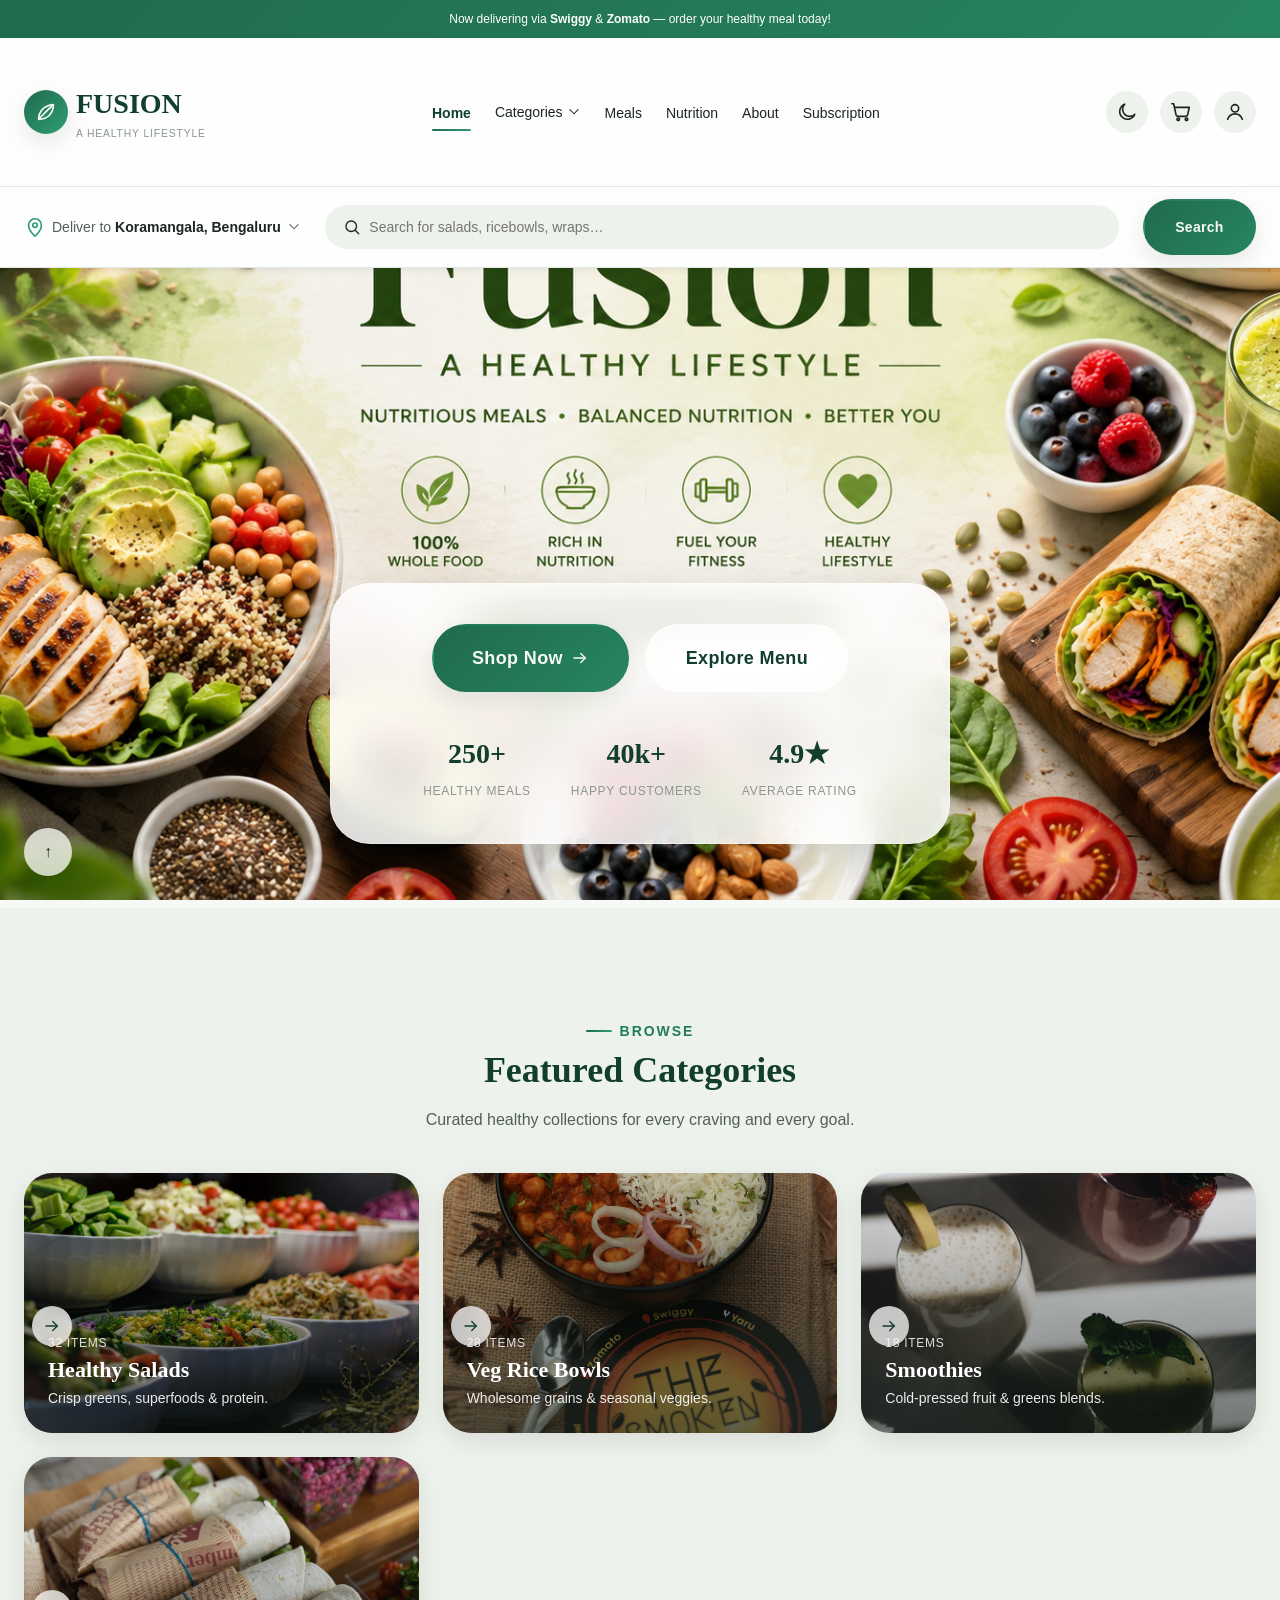
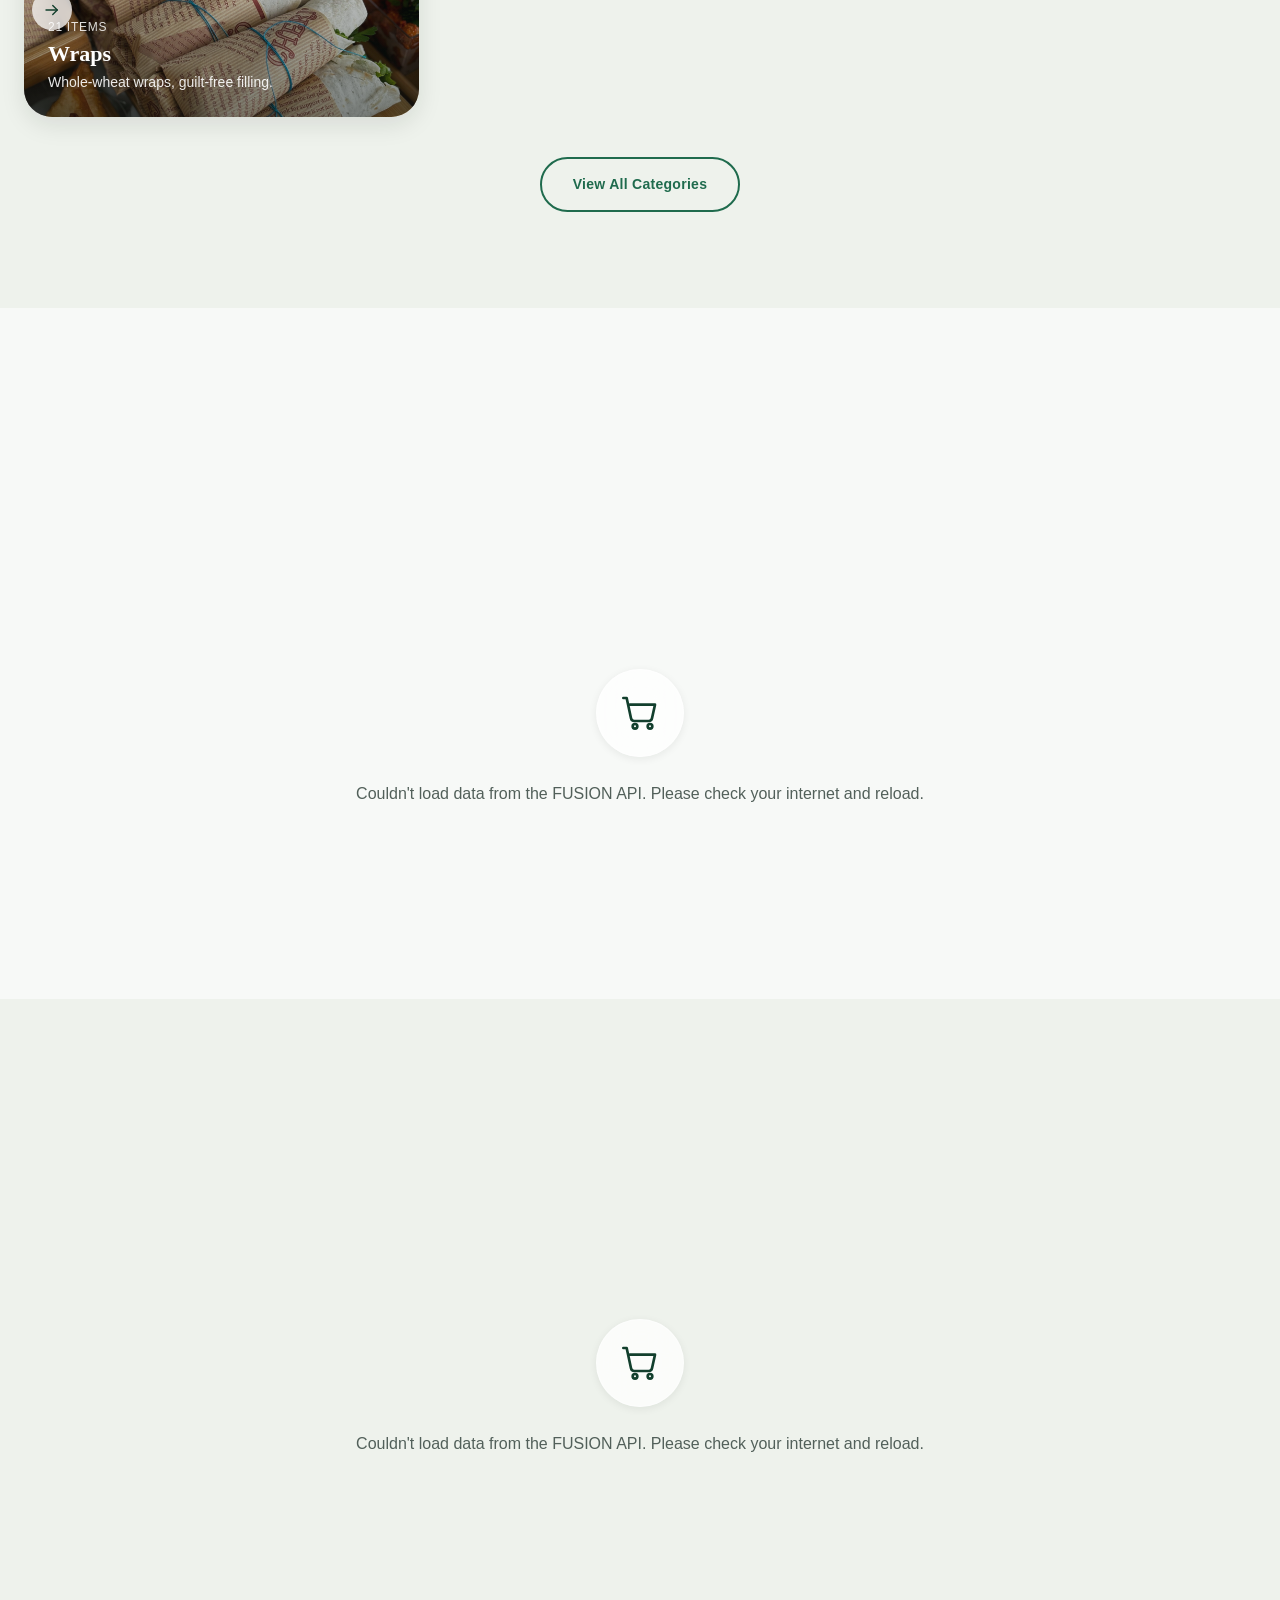
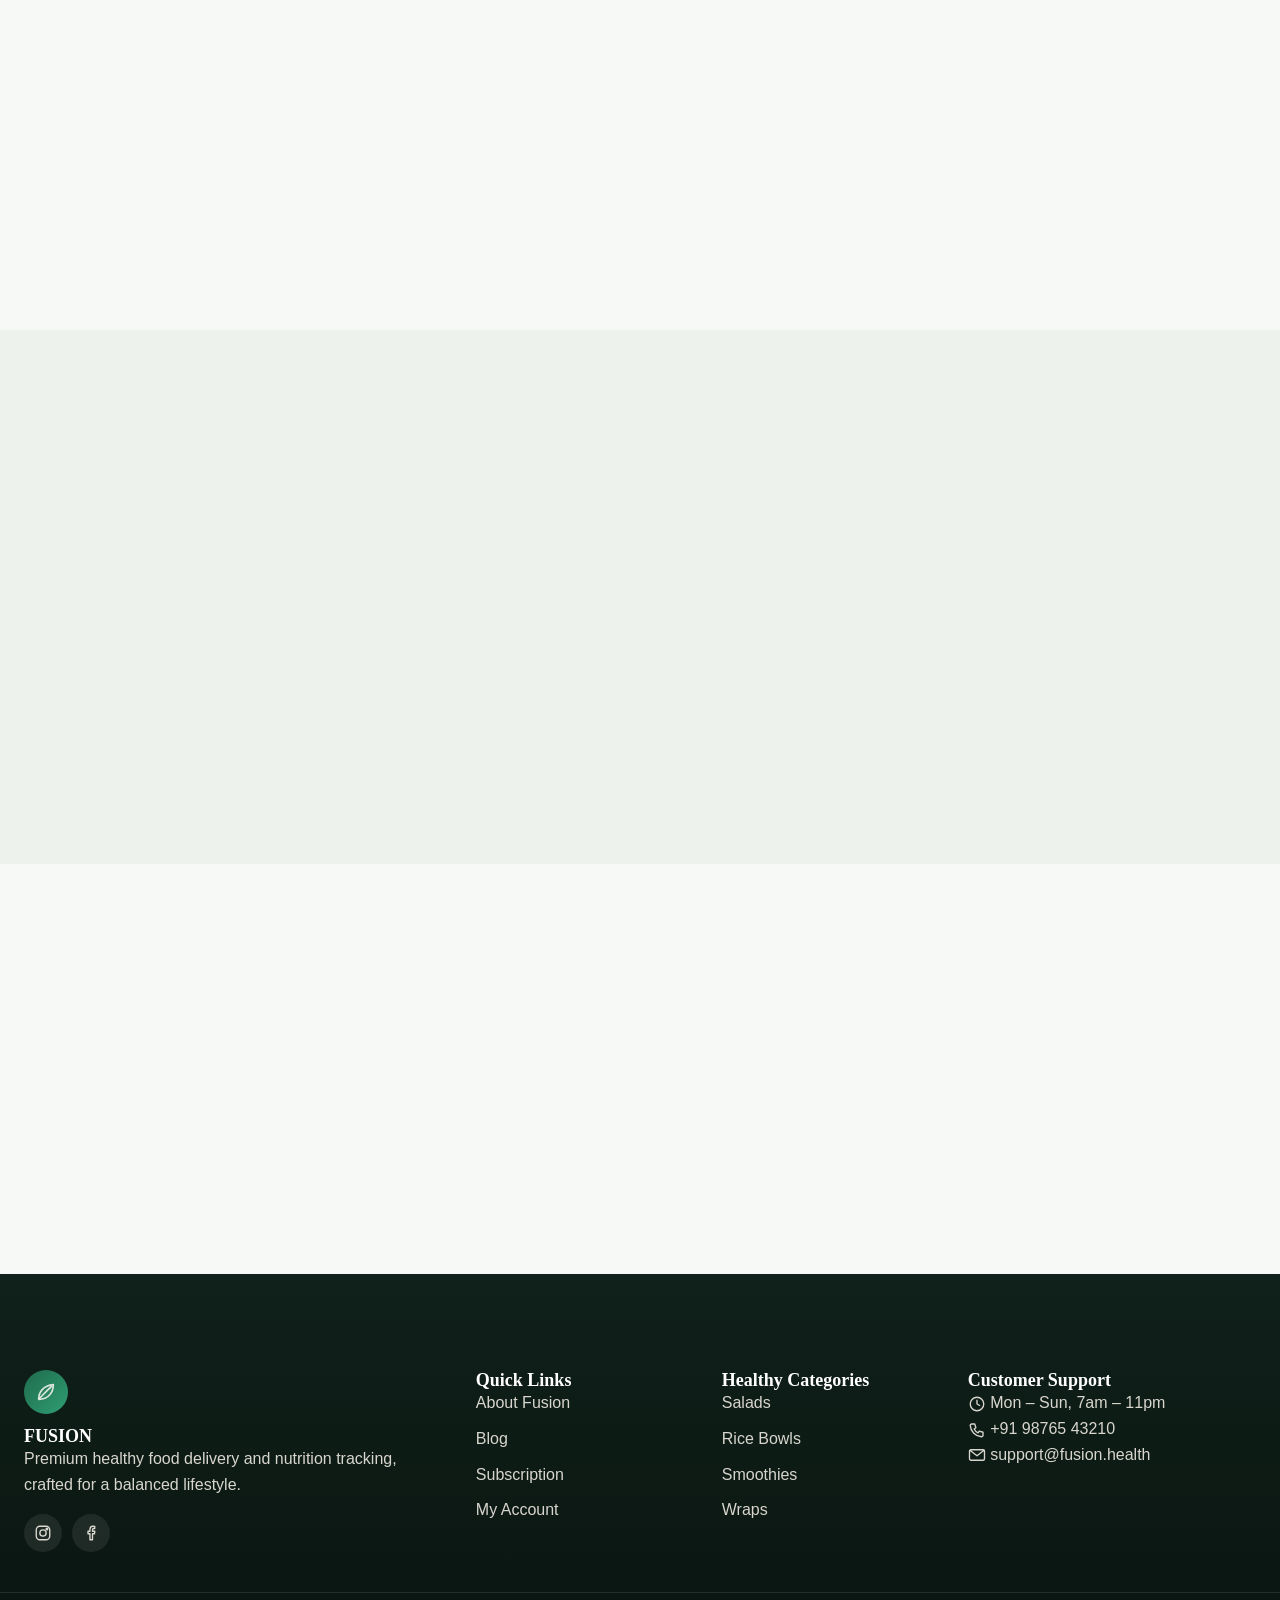
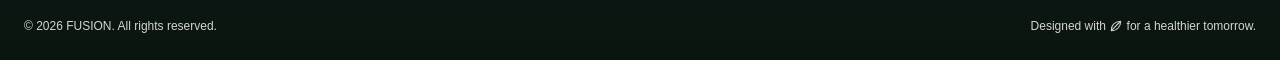
<file: index.html>
<!DOCTYPE html>
<html lang="en">

<head>
    <meta charset="UTF-8">
    <meta name="viewport" content="width=device-width, initial-scale=1.0">
    <script>(function () { try { var t = localStorage.getItem("fusion_theme") || (matchMedia("(prefers-color-scheme: dark)").matches ? "dark" : "light"); document.documentElement.setAttribute("data-theme", t); } catch (e) { } })();</script>
    <title>FUSION | A Healthy Lifestyle — Healthy Food Delivery &amp; Nutrition Tracking</title>
    <meta name="description"
        content="FUSION is a premium healthy food delivery and nutrition tracking platform. Order fresh, wholesome meals, track your macros, and subscribe to weekly nutrition plans.">
    <link rel="stylesheet" href="style.css">
</head>

<body>
    <a class="skip-link" href="#main">Skip to main content</a>

    <div class="promo-bar">
        <svg class="icon promo-bar__truck" aria-hidden="true">
            <use href="images/icons/sprite.svg#icon-truck"></use>
        </svg>
        <span>Now delivering via <strong>Swiggy</strong> &amp; <strong>Zomato</strong> — order your healthy meal
            today!</span>
    </div>

    <header>
        <nav class="navbar" aria-label="Primary navigation">
            <div class="container navbar__inner">
                <a href="./index.html" class="navbar__brand">
                    <span class="navbar__brand-mark" aria-hidden="true"><svg class="icon"
                            style="width:22px;height:22px;">
                            <use href="images/icons/sprite.svg#icon-leaf"></use>
                        </svg></span>
                    <span>FUSION<span class="navbar__brand-tagline">A Healthy Lifestyle</span></span>
                </a>

                <input type="checkbox" id="nav-toggle" class="navbar__toggle-input visually-hidden" aria-hidden="true">
                <label for="nav-toggle" class="navbar__toggle" aria-label="Toggle navigation menu">
                    <span></span><span></span><span></span>
                </label>

                <ul class="navbar__menu" id="primary-menu">
                    <li><a href="./index.html" aria-current="page">Home</a></li>
                    <li class="navbar__dropdown">
                        <a href="./categories.html">Categories <svg class="icon navbar__dropdown__chevron">
                                <use href="./images/icons/sprite.svg#icon-chevron-down"></use>
                            </svg></a>
                        <div class="navbar__dropdown__panel navbar__mega-menu">
                            <div class="navbar__mega-menu__inner">
                                <div class="navbar__dropdown__col">
                                    <h4>Fresh &amp; Light</h4>
                                    <a href="./products.html?category=healthy-salads">Healthy Salads</a>
                                    <a href="./products.html?category=veg-rice-bowls">Veg Rice Bowls</a>
                                    <a href="./products.html?category=non-veg-rice-bowls">Non-Veg Rice Bowls</a>
                                </div>
                                <div class="navbar__dropdown__col">
                                    <h4>Bread &amp; Wraps</h4>
                                    <a href="./products.html?category=sandwiches">Sandwiches</a>
                                    <a href="./products.html?category=wraps">Wraps</a>
                                </div>
                                <div class="navbar__dropdown__col">
                                    <h4>Sweet &amp; Drinks</h4>
                                    <a href="./products.html?category=pancakes">Pancakes</a>
                                    <a href="./products.html?category=smoothies">Smoothies</a>
                                    <a href="products.html?category=healthy-cakes">Healthy Cakes</a>
                                </div>
                                <div class="navbar__dropdown__col">
                                    <h4>Meal Plans</h4>
                                    <a href="subscription.html">Weekly Plans</a>
                                    <a href="subscription.html">Monthly Plans</a>
                                </div>
                                <a href="categories.html" class="navbar__dropdown__viewall">View All Categories
                                    &rarr;</a>
                            </div>
                        </div>
                    </li>
                    <li><a href="products.html">Meals</a></li>
                    <li><a href="nutrition.html">Nutrition</a></li>
                    <li><a href="about.html">About</a></li>
                    <li><a href="subscription.html">Subscription</a></li>
                </ul>

                <div class="navbar__actions">
                    <button type="button" class="navbar__icon-btn theme-toggle" id="theme-toggle" aria-pressed="false"
                        aria-label="Switch to dark mode">
                        <svg class="icon icon--moon">
                            <use href="images/icons/sprite.svg#icon-moon"></use>
                        </svg>
                        <svg class="icon icon--sun">
                            <use href="images/icons/sprite.svg#icon-sun"></use>
                        </svg>
                    </button>
                    <a href="cart.html" class="navbar__icon-btn" id="cart-icon" aria-label="View cart">
                        <svg class="icon">
                            <use href="images/icons/sprite.svg#icon-cart"></use>
                        </svg>
                        <span class="navbar__badge" data-cart-count>0</span>
                    </a>
                    <div class="navbar__dropdown navbar__dropdown--account">
                        <a href="login.html" class="navbar__icon-btn" id="account-icon" aria-label="Account / Login">
                            <svg class="icon">
                                <use href="images/icons/sprite.svg#icon-user"></use>
                            </svg>
                        </a>
                        <div class="navbar__dropdown__panel">
                            <a href="login.html"><svg class="icon icon--sm">
                                    <use href="images/icons/sprite.svg#icon-user"></use>
                                </svg> Login</a>
                            <a href="signup.html"><svg class="icon icon--sm">
                                    <use href="images/icons/sprite.svg#icon-user"></use>
                                </svg> Sign Up</a>
                        </div>
                    </div>
                </div>
            </div>
            <form class="navbar__searchrow container" role="search" action="products.html" method="get">
                <div class="navbar__location">
                    <svg class="icon icon--pin" aria-hidden="true">
                        <use href="images/icons/sprite.svg#icon-map-pin"></use>
                    </svg>
                    <span>Deliver to <strong>Koramangala, Bengaluru</strong></span>
                    <svg class="icon icon--chev" aria-hidden="true">
                        <use href="images/icons/sprite.svg#icon-chevron-down"></use>
                    </svg>
                </div>
                <div class="search-box" style="flex:1;">
                    <svg class="icon icon--sm" aria-hidden="true">
                        <use href="images/icons/sprite.svg#icon-search"></use>
                    </svg>
                    <label for="header-search-input" class="visually-hidden">Search meals</label>
                    <input type="search" id="header-search-input" name="q"
                        placeholder="Search for salads, ricebowls, wraps…" autocomplete="off">
                </div>
                <button type="submit" class="btn btn--primary">Search</button>
            </form>
        </nav>
    </header>

    <main id="main">

        <section class="hero hero--banner hero--home" aria-labelledby="hero-heading"
            style="background-image:url('images/bannerImg.png');">
            <h1 id="hero-heading" class="visually-hidden">FUSION — A Healthy Lifestyle. Nutritious meals, balanced
                nutrition,
                better you.</h1>
            <div class="container" style="position:relative;z-index:1;">
                <div class="hero__textcard text-center anim-fade-up">
                    <div class="hero__actions" style="justify-content:center;margin-top:0;">
                        <a href="products.html" class="btn btn--primary btn--lg">Shop Now <svg class="icon icon--sm">
                                <use href="images/icons/sprite.svg#icon-arrow-right"></use>
                            </svg></a>
                        <a href="categories.html" class="btn btn--ghost btn--lg">Explore Menu</a>
                    </div>
                    <div class="hero__stats" style="justify-content:center;">
                        <div class="hero__stat"><strong>250+</strong><span>Healthy Meals</span></div>
                        <div class="hero__stat"><strong>40k+</strong><span>Happy Customers</span></div>
                        <div class="hero__stat"><strong>4.9★</strong><span>Average Rating</span></div>
                    </div>
                </div>
            </div>
        </section>

        <section class="section--alt" aria-labelledby="categories-heading">
            <div class="container">
                <div class="section-heading reveal">
                    <p class="eyebrow">Browse</p>
                    <h2 id="categories-heading">Featured Categories</h2>
                    <p>Curated healthy collections for every craving and every goal.</p>
                </div>
                <div class="grid grid--4 reveal-stagger">
                    <a class="category-card" href="products.html?category=healthy-salads"
                        style="background-image:url('/images/featurescategory/healthysalads.jpg');">
                        <span class="category-card__arrow"><svg class="icon icon--sm">
                                <use href="images/icons/sprite.svg#icon-arrow-right"></use>
                            </svg></span>
                        <span class="category-card__count">32 Items</span>
                        <h3 class="category-card__name">Healthy Salads</h3>
                        <p class="category-card__desc">Crisp greens, superfoods &amp; protein.</p>
                    </a>
                    <a class="category-card" href="products.html?category=veg-rice-bowls"
                        style="background-image:url('/images/featurescategory/vegricebowl.jpg');">
                        <span class="category-card__arrow"><svg class="icon icon--sm">
                                <use href="images/icons/sprite.svg#icon-arrow-right"></use>
                            </svg></span>
                        <span class="category-card__count">28 Items</span>
                        <h3 class="category-card__name">Veg Rice Bowls</h3>
                        <p class="category-card__desc">Wholesome grains &amp; seasonal veggies.</p>
                    </a>
                    <a class="category-card" href="products.html?category=smoothies"
                        style="background-image:url('/images/featurescategory/smoothies.jpg');">
                        <span class="category-card__arrow"><svg class="icon icon--sm">
                                <use href="images/icons/sprite.svg#icon-arrow-right"></use>
                            </svg></span>
                        <span class="category-card__count">18 Items</span>
                        <h3 class="category-card__name">Smoothies</h3>
                        <p class="category-card__desc">Cold-pressed fruit &amp; greens blends.</p>
                    </a>
                    <a class="category-card" href="products.html?category=wraps"
                        style="background-image:url('/images/featurescategory/wraps.jpg');">
                        <span class="category-card__arrow"><svg class="icon icon--sm">
                                <use href="images/icons/sprite.svg#icon-arrow-right"></use>
                            </svg></span>
                        <span class="category-card__count">21 Items</span>
                        <h3 class="category-card__name">Wraps</h3>
                        <p class="category-card__desc">Whole-wheat wraps, guilt-free filling.</p>
                    </a>
                </div>
                <div class="text-center mt-lg">
                    <a href="categories.html" class="btn btn--outline">View All Categories</a>
                </div>
            </div>
        </section>

        <section aria-labelledby="special-heading">
            <div class="container">
                <div class="section-heading reveal">
                    <p class="eyebrow">Chef's Pick</p>
                    <h2 id="special-heading">Today&rsquo;s Special</h2>
                    <p>Hand-picked meals that flip to reveal their full nutrition story.</p>
                </div>
                <div class="grid grid--4" id="home-special-grid" aria-live="polite">
                    <p class="text-center" style="grid-column:1/-1;">Loading today&rsquo;s specials…</p>
                </div>
            </div>
        </section>

        <section class="section--alt" aria-labelledby="bestsellers-heading">
            <div class="container">
                <div class="flex flex--between mb-lg reveal" style="flex-wrap:wrap;gap:var(--space-sm);">
                    <div class="section-heading" style="margin:0;text-align:left;">
                        <p class="eyebrow">Loved By Many</p>
                        <h2 id="bestsellers-heading">Best Sellers</h2>
                    </div>
                    <a href="products.html" class="btn btn--outline btn--sm">View All Meals</a>
                </div>
                <div class="grid grid--4" id="home-bestsellers-grid" aria-live="polite">
                    <p class="text-center" style="grid-column:1/-1;">Loading best sellers…</p>
                </div>
            </div>
        </section>

        <section aria-labelledby="nutrition-banner-heading" class="parallax-band"
            style="background-image:var(--gradient-hero);">
            <div class="container">
                <div class="card card--gradient-border glass reveal"
                    style="padding:var(--space-lg);display:grid;gap:var(--space-lg);grid-template-columns:1fr;position:relative;overflow:hidden;">
                    <div class="pattern-overlay" aria-hidden="true"></div>
                    <div style="position:relative;z-index:1;" class="hero__grid">
                        <div>
                            <p class="eyebrow">Know What You Eat</p>
                            <h2 id="nutrition-banner-heading">Track Every Macro, Effortlessly</h2>
                            <p>Every FUSION meal comes with a full nutrition breakdown &mdash; protein, carbs, fat,
                                fiber and calories
                                &mdash; so your goals stay on track.</p>
                            <a href="nutrition.html" class="btn btn--primary mt-md">Explore Nutrition Data</a>
                        </div>
                        <div class="nutrition-card">
                            <div class="nutrition-card__macros">
                                <div class="macro"><span
                                        class="macro__label"><span>Protein</span><span>65%</span></span>
                                    <div class="macro__bar macro__bar--protein"><span style="width:65%"></span></div>
                                </div>
                                <div class="macro"><span class="macro__label"><span>Carbs</span><span>48%</span></span>
                                    <div class="macro__bar macro__bar--carbs"><span style="width:48%"></span></div>
                                </div>
                                <div class="macro"><span class="macro__label"><span>Fat</span><span>30%</span></span>
                                    <div class="macro__bar macro__bar--fat"><span style="width:30%"></span></div>
                                </div>
                                <div class="macro"><span class="macro__label"><span>Fiber</span><span>72%</span></span>
                                    <div class="macro__bar macro__bar--fiber"><span style="width:72%"></span></div>
                                </div>
                            </div>
                        </div>
                    </div>
                </div>
            </div>
        </section>

        <section class="section--alt" aria-labelledby="plans-heading">
            <div class="container">
                <div class="section-heading reveal">
                    <p class="eyebrow">Save More</p>
                    <h2 id="plans-heading">Subscription Plans</h2>
                    <p>Consistent healthy eating, delivered on autopilot.</p>
                </div>
                <div class="grid grid--3 reveal-stagger">
                    <div class="plan-card">
                        <div class="icon-badge icon-badge--grape icon-badge--sm mb-sm"><svg class="icon">
                                <use href="images/icons/sprite.svg#icon-calendar"></use>
                            </svg></div>
                        <h3>Weekly Subscription</h3>
                        <div class="plan-card__tiers">
                            <div class="plan-card__tier"><span>2 Times a
                                    Day</span><strong>₹2,249<small>/week</small></strong></div>
                            <div class="plan-card__tier"><span>3 Times a
                                    Day</span><strong>₹3,249<small>/week</small></strong></div>
                        </div>
                        <p class="plan-card__permeal">As low as ₹155 per meal</p>
                        <ul class="plan-card__features">
                            <li><svg class="icon icon--sm">
                                    <use href="images/icons/sprite.svg#icon-check"></use>
                                </svg> Free diet plan</li>
                            <li><svg class="icon icon--sm">
                                    <use href="images/icons/sprite.svg#icon-check"></use>
                                </svg> Customizable time schedule</li>
                        </ul>
                        <a href="subscription.html" class="btn btn--outline btn--block">Choose Plan</a>
                    </div>
                    <div class="plan-card plan-card--featured">
                        <span class="plan-card__badge">Suggested</span>
                        <div class="icon-badge icon-badge--glass icon-badge--sm mb-sm"
                            style="background:rgba(255,255,255,0.2);color:#fff;"><svg class="icon">
                                <use href="images/icons/sprite.svg#icon-calendar-range"></use>
                            </svg></div>
                        <h3>Monthly Subscription</h3>
                        <div class="plan-card__tiers">
                            <div class="plan-card__tier"><span>2 Times a
                                    Day</span><strong>₹8,369<small>/month</small></strong></div>
                            <div class="plan-card__tier plan-card__tier--suggested"><span>3 Times a
                                    Day</span><strong>₹10,499<small>/month</small></strong></div>
                        </div>
                        <p class="plan-card__permeal">As low as ₹130 per meal</p>
                        <ul class="plan-card__features">
                            <li><svg class="icon icon--sm">
                                    <use href="images/icons/sprite.svg#icon-check"></use>
                                </svg> Free nutritionist consultation + diet plan</li>
                            <li><svg class="icon icon--sm">
                                    <use href="images/icons/sprite.svg#icon-check"></use>
                                </svg> Customizable time schedule</li>
                        </ul>
                        <a href="subscription.html" class="btn btn--accent btn--block">Choose Plan</a>
                    </div>
                    <div class="plan-card">
                        <div class="icon-badge icon-badge--mint icon-badge--sm mb-sm"><svg class="icon">
                                <use href="images/icons/sprite.svg#icon-diamond"></use>
                            </svg></div>
                        <h3>Diamond Subscription</h3>
                        <p class="plan-card__price">₹13,999 <span>/ month</span></p>
                        <p class="plan-card__permeal">Our most complete monthly experience</p>
                        <ul class="plan-card__features">
                            <li><svg class="icon icon--sm">
                                    <use href="images/icons/sprite.svg#icon-check"></use>
                                </svg> Free nutritionist consultation + diet plan</li>
                            <li><svg class="icon icon--sm">
                                    <use href="images/icons/sprite.svg#icon-check"></use>
                                </svg> Full menu access, all categories</li>
                        </ul>
                        <a href="subscription.html" class="btn btn--outline btn--block">Choose Plan</a>
                    </div>
                </div>
            </div>
        </section>

        <section aria-labelledby="reviews-heading">
            <div class="container">
                <div class="section-heading reveal">
                    <p class="eyebrow">Testimonials</p>
                    <h2 id="reviews-heading">Customer Reviews</h2>
                </div>
                <div class="grid grid--3 reveal-stagger">
                    <article class="review-card">
                        <svg class="icon icon--lg" style="color:var(--color-border-strong);">
                            <use href="images/icons/sprite.svg#icon-quote"></use>
                        </svg>
                        <span class="rating"><svg class="icon icon--xs icon--filled">
                                <use href="images/icons/sprite.svg#icon-star"></use>
                            </svg><svg class="icon icon--xs icon--filled">
                                <use href="images/icons/sprite.svg#icon-star"></use>
                            </svg><svg class="icon icon--xs icon--filled">
                                <use href="images/icons/sprite.svg#icon-star"></use>
                            </svg><svg class="icon icon--xs icon--filled">
                                <use href="images/icons/sprite.svg#icon-star"></use>
                            </svg><svg class="icon icon--xs icon--filled">
                                <use href="images/icons/sprite.svg#icon-star"></use>
                            </svg></span>
                        <p class="review-card__quote">&ldquo;FUSION completely changed how I eat lunch at work. Fresh,
                            fast and
                            genuinely healthy.&rdquo;</p>
                        <div class="review-card__person">
                            <div class="icon-badge icon-badge--sm icon-badge--glass"><svg class="icon">
                                    <use href="images/icons/sprite.svg#icon-user"></use>
                                </svg></div>
                            <div><strong>Ananya R.</strong><span>Mumbai</span></div>
                        </div>
                    </article>
                    <article class="review-card">
                        <svg class="icon icon--lg" style="color:var(--color-border-strong);">
                            <use href="images/icons/sprite.svg#icon-quote"></use>
                        </svg>
                        <span class="rating"><svg class="icon icon--xs icon--filled">
                                <use href="images/icons/sprite.svg#icon-star"></use>
                            </svg><svg class="icon icon--xs icon--filled">
                                <use href="images/icons/sprite.svg#icon-star"></use>
                            </svg><svg class="icon icon--xs icon--filled">
                                <use href="images/icons/sprite.svg#icon-star"></use>
                            </svg><svg class="icon icon--xs icon--filled">
                                <use href="images/icons/sprite.svg#icon-star"></use>
                            </svg><svg class="icon icon--xs icon--filled">
                                <use href="images/icons/sprite.svg#icon-star"></use>
                            </svg></span>
                        <p class="review-card__quote">&ldquo;The nutrition tracking is so detailed. I finally understand
                            my
                            macros.&rdquo;</p>
                        <div class="review-card__person">
                            <div class="icon-badge icon-badge--sm icon-badge--glass"><svg class="icon">
                                    <use href="images/icons/sprite.svg#icon-user"></use>
                                </svg></div>
                            <div><strong>Rohan K.</strong><span>Bengaluru</span></div>
                        </div>
                    </article>
                    <article class="review-card">
                        <svg class="icon icon--lg" style="color:var(--color-border-strong);">
                            <use href="images/icons/sprite.svg#icon-quote"></use>
                        </svg>
                        <span class="rating"><svg class="icon icon--xs icon--filled">
                                <use href="images/icons/sprite.svg#icon-star"></use>
                            </svg><svg class="icon icon--xs icon--filled">
                                <use href="images/icons/sprite.svg#icon-star"></use>
                            </svg><svg class="icon icon--xs icon--filled">
                                <use href="images/icons/sprite.svg#icon-star"></use>
                            </svg><svg class="icon icon--xs icon--filled">
                                <use href="images/icons/sprite.svg#icon-star"></use>
                            </svg><svg class="icon icon--xs icon--filled">
                                <use href="images/icons/sprite.svg#icon-star"></use>
                            </svg></span>
                        <p class="review-card__quote">&ldquo;The monthly subscription is a lifesaver &mdash; consistent,
                            tasty,
                            guilt-free.&rdquo;</p>
                        <div class="review-card__person">
                            <div class="icon-badge icon-badge--sm icon-badge--glass"><svg class="icon">
                                    <use href="images/icons/sprite.svg#icon-user"></use>
                                </svg></div>
                            <div><strong>Meera S.</strong><span>Hyderabad</span></div>
                        </div>
                    </article>
                </div>
            </div>
        </section>

        <section class="section--alt" aria-labelledby="tips-heading">
            <div class="container">
                <div class="section-heading reveal">
                    <p class="eyebrow">Wellness</p>
                    <h2 id="tips-heading">Healthy Tips</h2>
                </div>
                <div class="grid grid--3 reveal-stagger">
                    <article class="card hover-lift" style="padding:var(--space-md);">
                        <div class="icon-badge icon-badge--ocean"><svg class="icon">
                                <use href="images/icons/sprite.svg#icon-droplet"></use>
                            </svg></div>
                        <h3 class="mt-sm">Hydrate First</h3>
                        <p>Start your day with a glass of warm water and lemon to kickstart digestion.</p>
                    </article>
                    <article class="card hover-lift" style="padding:var(--space-md);">
                        <div class="icon-badge icon-badge--green"><svg class="icon">
                                <use href="images/icons/sprite.svg#icon-rainbow"></use>
                            </svg></div>
                        <h3 class="mt-sm">Eat The Rainbow</h3>
                        <p>A colorful plate usually means a wider range of vitamins and antioxidants.</p>
                    </article>
                    <article class="card hover-lift" style="padding:var(--space-md);">
                        <div class="icon-badge icon-badge--citrus"><svg class="icon">
                                <use href="images/icons/sprite.svg#icon-footprints"></use>
                            </svg></div>
                        <h3 class="mt-sm">Move After Meals</h3>
                        <p>A short 10-minute walk after eating helps regulate blood sugar levels.</p>
                    </article>
                </div>
            </div>
        </section>

        <section aria-labelledby="newsletter-heading">
            <div class="container">
                <div class="newsletter bg-gradient-animated reveal--zoom reveal">
                    <div class="organic-shape organic-shape--blob-1" aria-hidden="true"></div>
                    <h2 id="newsletter-heading">Get Healthy Recipes In Your Inbox</h2>
                    <p>Join 40,000+ subscribers receiving weekly nutrition tips &amp; exclusive offers.</p>
                    <form class="newsletter-form" id="newsletter-form" action="#" method="post">
                        <label for="newsletter-email" class="visually-hidden">Email address</label>
                        <input type="email" id="newsletter-email" name="newsletter-email" placeholder="Enter your email"
                            required autocomplete="email">
                        <button type="submit" class="btn btn--accent">Subscribe</button>
                    </form>
                </div>
            </div>
        </section>

    </main>

    <footer class="footer">
        <div class="container footer__grid">
            <div>
                <span class="footer__brand-mark" aria-hidden="true"><svg class="icon" style="color:#fff;">
                        <use href="images/icons/sprite.svg#icon-leaf"></use>
                    </svg></span>
                <h4>FUSION</h4>
                <p>Premium healthy food delivery and nutrition tracking, crafted for a balanced lifestyle.</p>
                <div class="footer__socials">
                    <a href="#" aria-label="FUSION Health Cafe on Instagram (@fusionhealthcafe)"><svg
                            class="icon icon--sm">
                            <use href="images/icons/sprite.svg#icon-instagram"></use>
                        </svg></a>
                    <a href="#" aria-label="FUSION Health Cafe on Facebook (fusion_health_cafe)"><svg
                            class="icon icon--sm">
                            <use href="images/icons/sprite.svg#icon-facebook"></use>
                        </svg></a>
                </div>
            </div>
            <div>
                <h4>Quick Links</h4>
                <ul class="footer__links">
                    <li><a href="about.html">About Fusion</a></li>
                    <li><a href="about.html#journal">Blog</a></li>
                    <li><a href="subscription.html">Subscription</a></li>
                    <li><a href="profile.html">My Account</a></li>
                </ul>
            </div>
            <div>
                <h4>Healthy Categories</h4>
                <ul class="footer__links">
                    <li><a href="categories.html">Salads</a></li>
                    <li><a href="categories.html">Rice Bowls</a></li>
                    <li><a href="categories.html">Smoothies</a></li>
                    <li><a href="categories.html">Wraps</a></li>
                </ul>
            </div>
            <div>
                <h4>Customer Support</h4>
                <p><svg class="icon icon--sm">
                        <use href="images/icons/sprite.svg#icon-clock"></use>
                    </svg> Mon &ndash; Sun, 7am &ndash; 11pm</p>
                <p><svg class="icon icon--sm">
                        <use href="images/icons/sprite.svg#icon-phone"></use>
                    </svg> +91 98765 43210</p>
                <p><svg class="icon icon--sm">
                        <use href="images/icons/sprite.svg#icon-envelope"></use>
                    </svg> support@fusion.health</p>
            </div>
        </div>
        <div class="container footer__bottom">
            <p>&copy; 2026 FUSION. All rights reserved.</p>
            <p>Designed with <svg class="icon icon--xs" style="color:var(--color-secondary);">
                    <use href="images/icons/sprite.svg#icon-leaf"></use>
                </svg> for a healthier tomorrow.</p>
        </div>
    </footer>

    <a href="#main" class="back-to-top" aria-label="Back to top">↑</a>

    <script src="./app.js" defer></script>
</body>

</html>
</file>
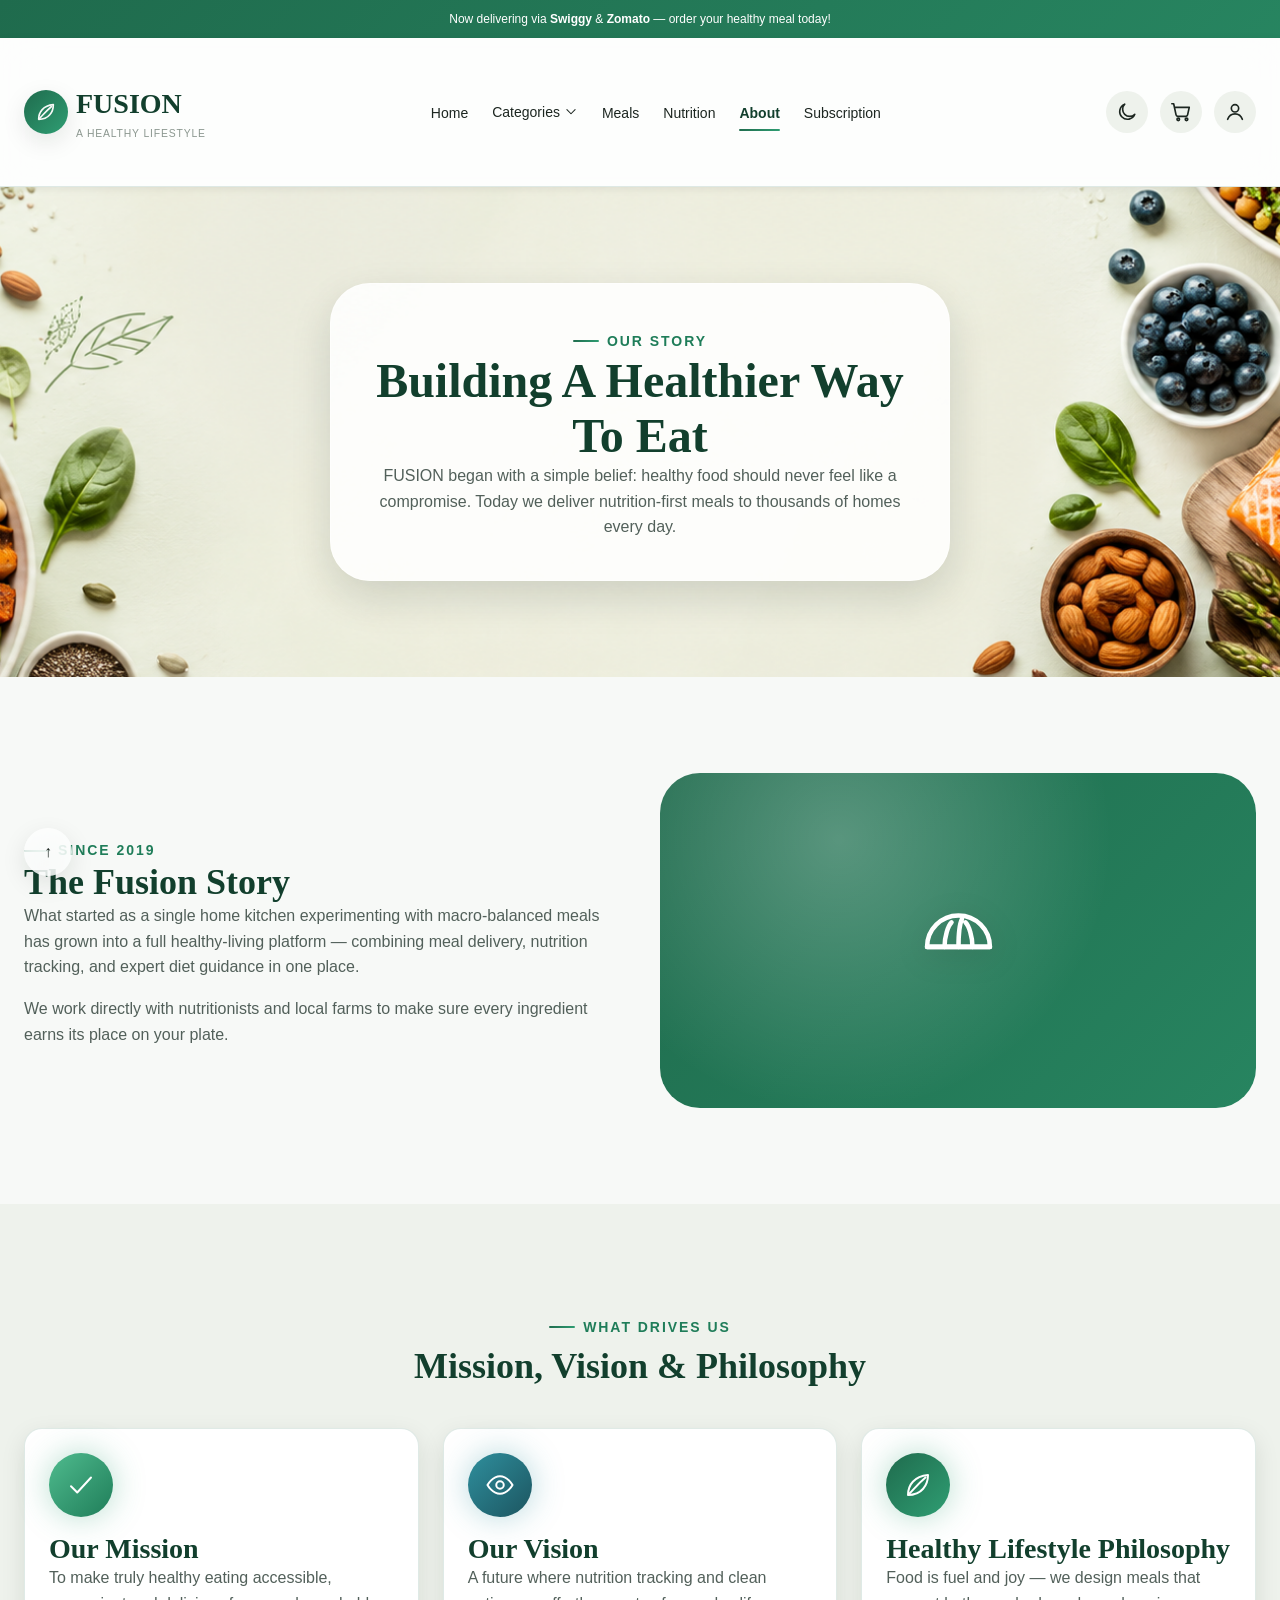
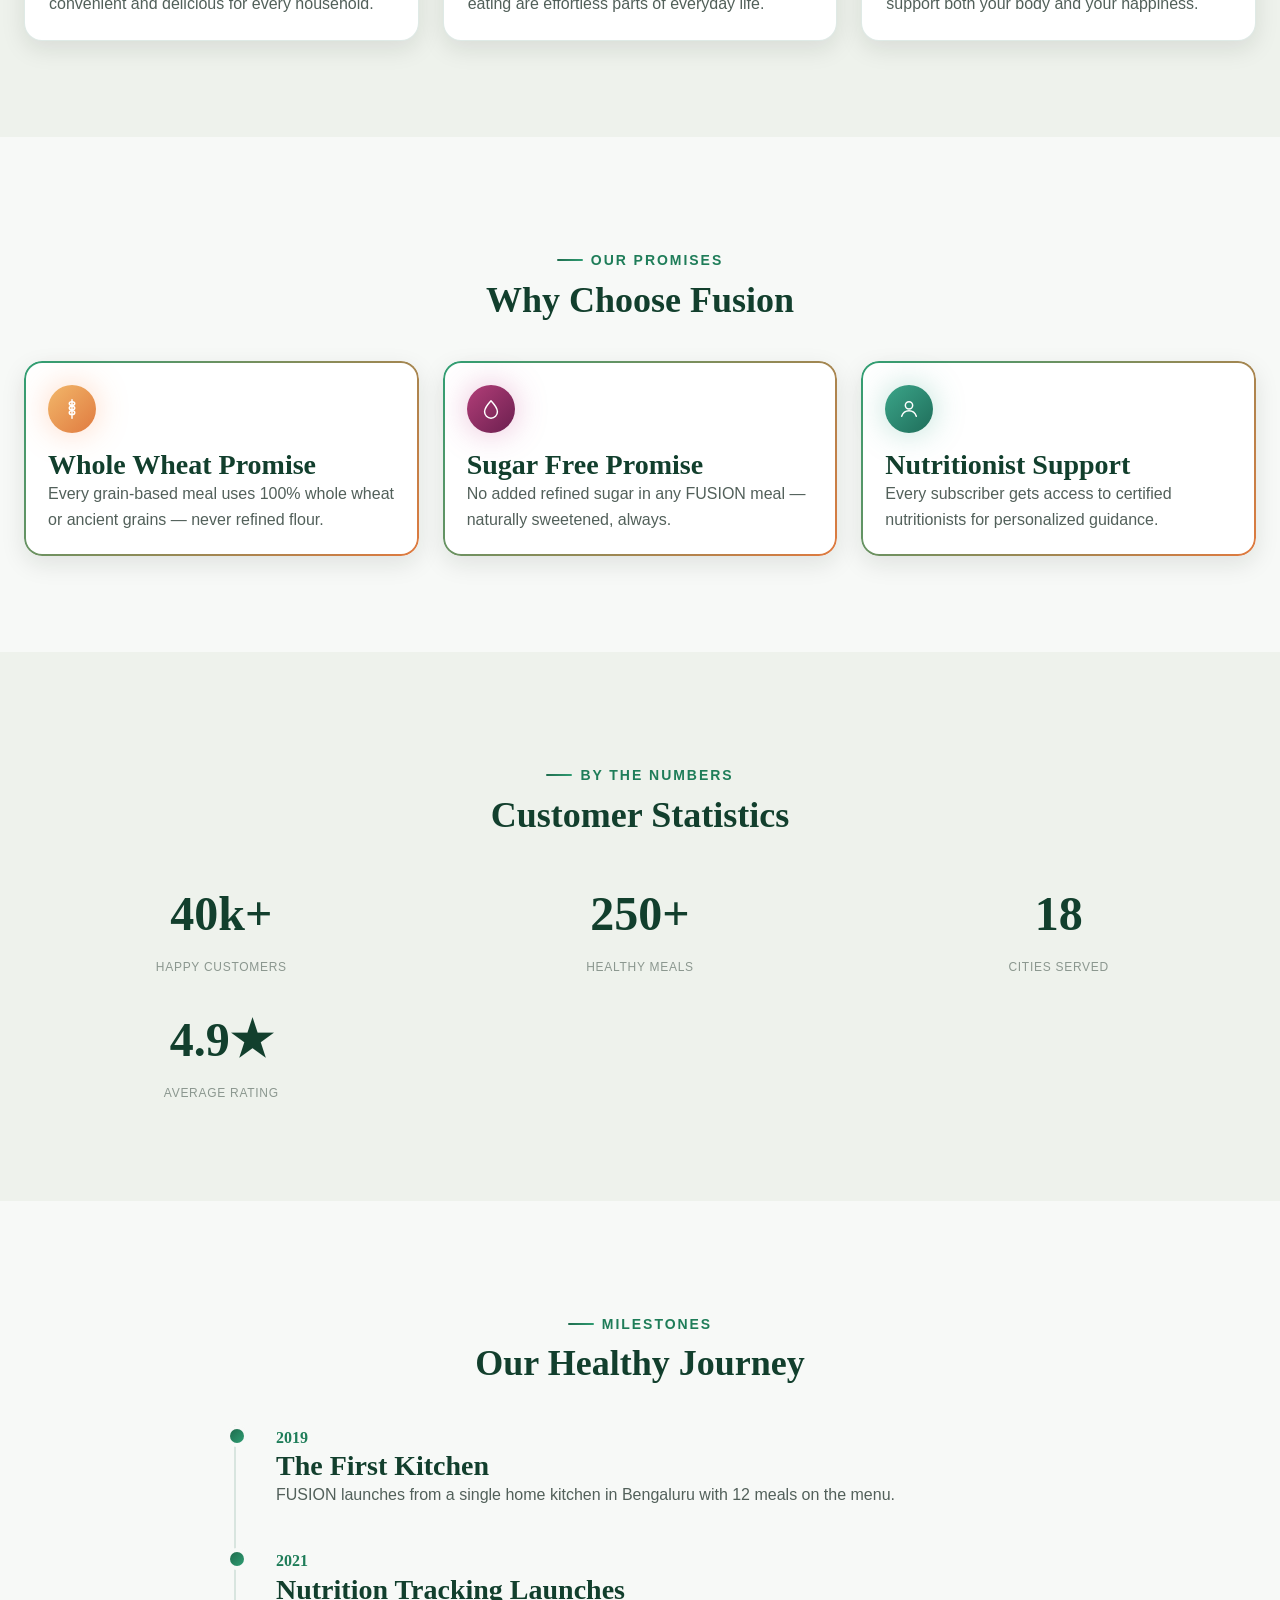
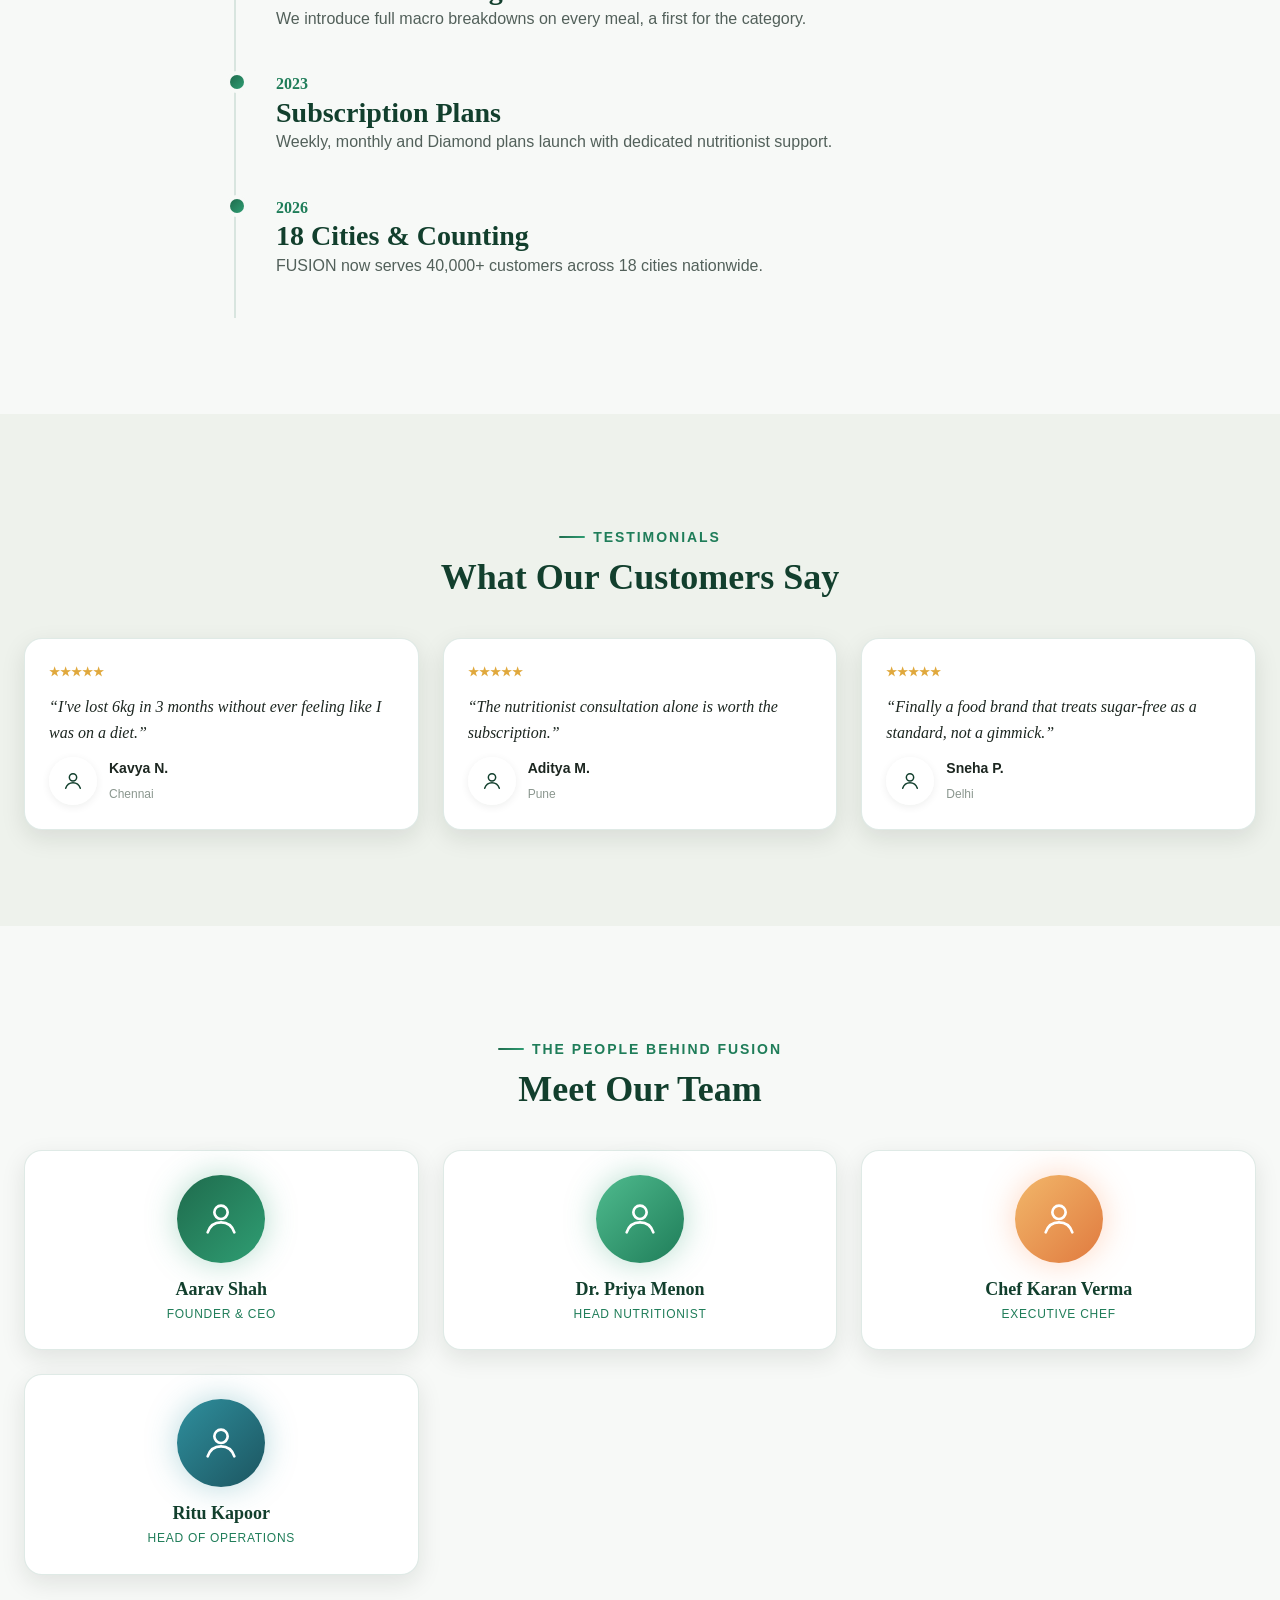
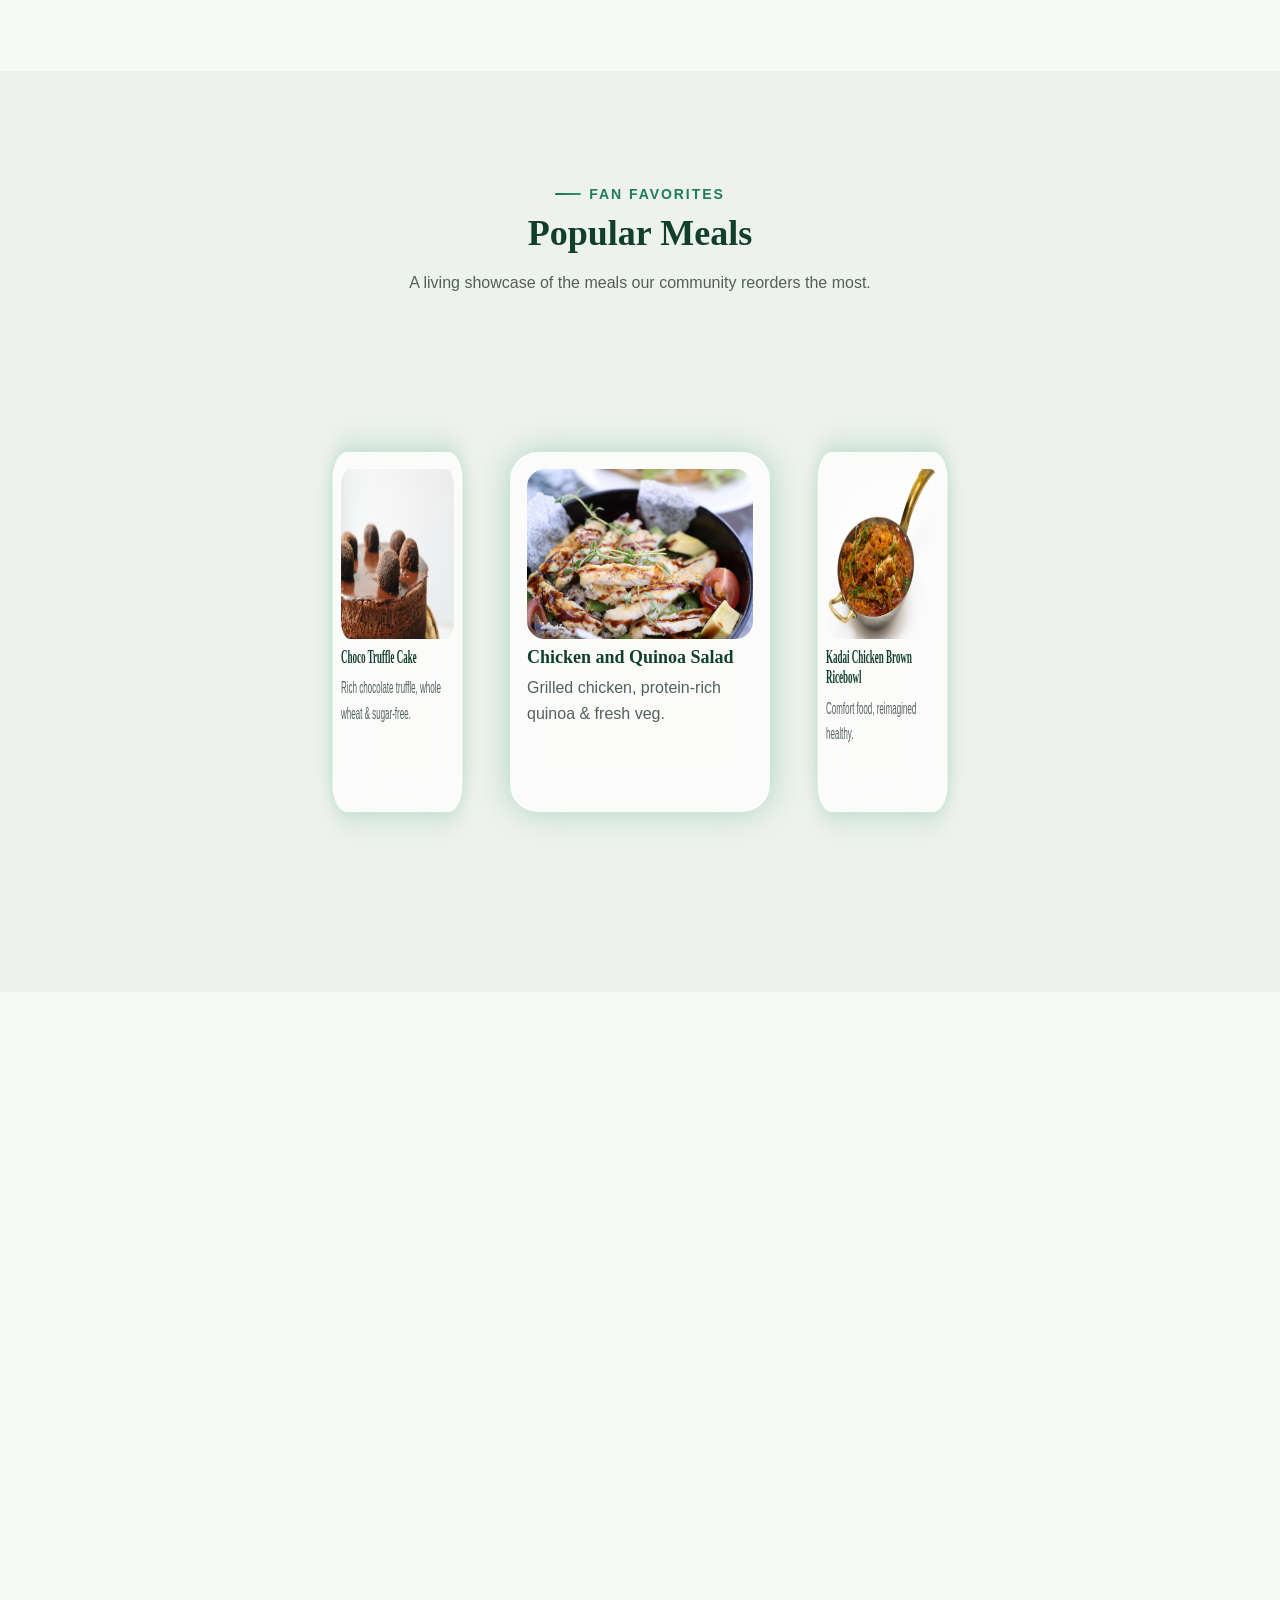
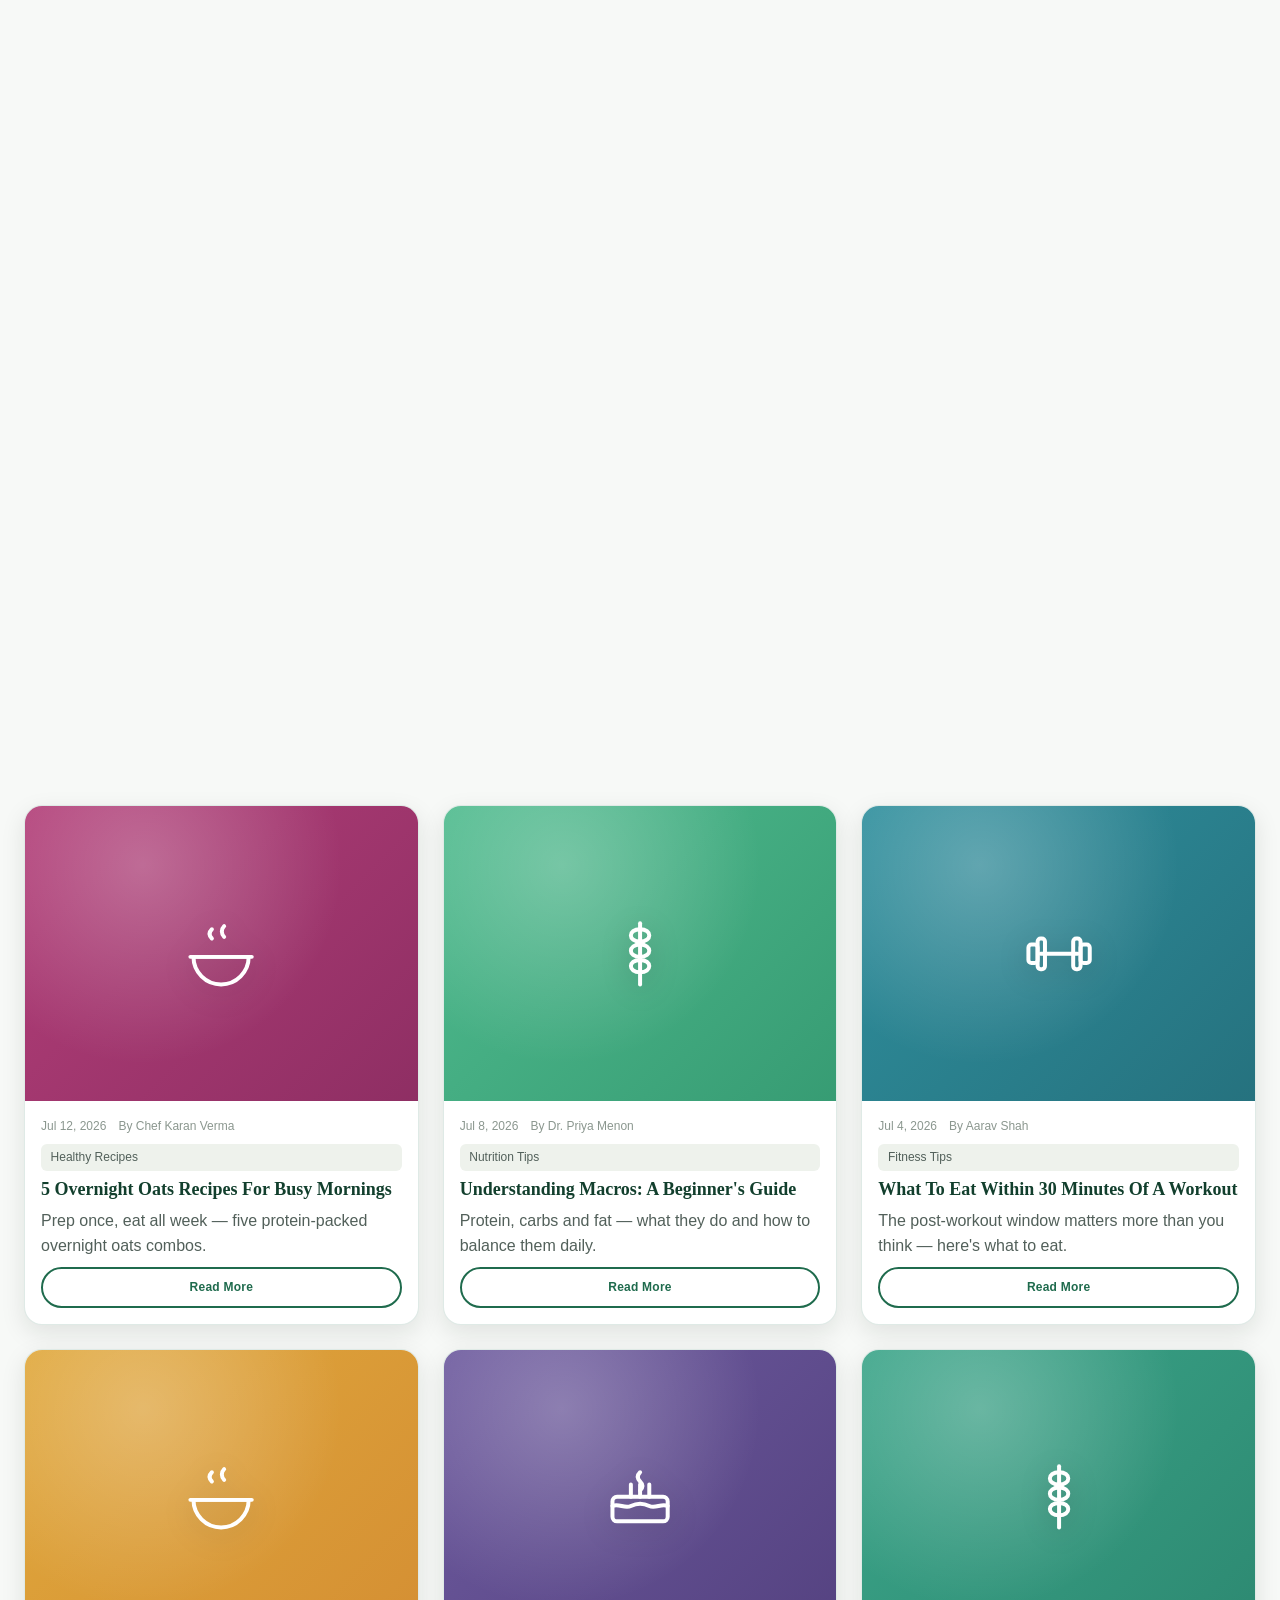
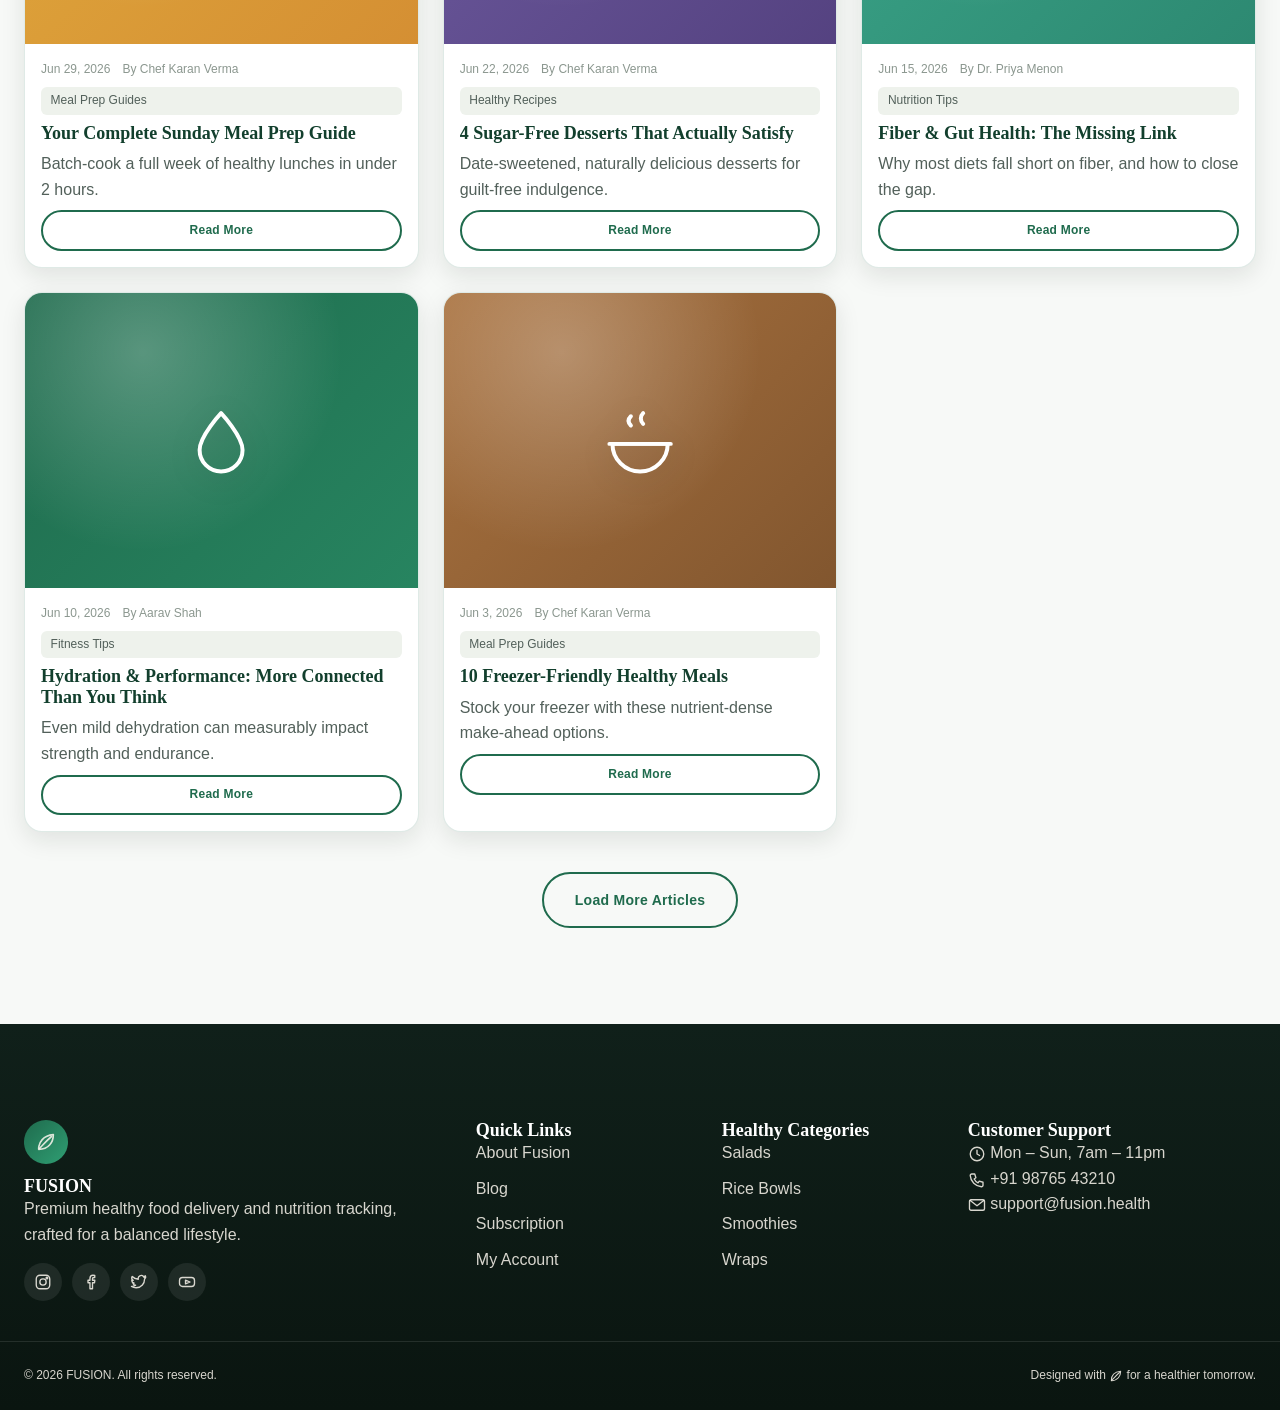
<file: about.html>
<!DOCTYPE html>
<html lang="en">

<head>
    <meta charset="UTF-8">
    <meta name="viewport" content="width=device-width, initial-scale=1.0">
    <script>(function () { try { var t = localStorage.getItem("fusion_theme") || (matchMedia("(prefers-color-scheme: dark)").matches ? "dark" : "light"); document.documentElement.setAttribute("data-theme", t); } catch (e) { } })();</script>
    <title>About Us | FUSION — A Healthy Lifestyle</title>
    <meta name="description"
        content="Learn FUSION's story, mission, vision and healthy lifestyle philosophy — plus our whole-wheat promise, sugar-free promise, and nutritionist support.">
    <link rel="stylesheet" href="style.css">
</head>

<body>
    <a class="skip-link" href="#main">Skip to main content</a>

    <div class="promo-bar">
        <svg class="icon promo-bar__truck" aria-hidden="true">
            <use href="images/icons/sprite.svg#icon-truck"></use>
        </svg>
        <span>Now delivering via <strong>Swiggy</strong> &amp; <strong>Zomato</strong> — order your healthy meal
            today!</span>
    </div>

    <header>
        <nav class="navbar" aria-label="Primary navigation">
            <div class="container navbar__inner">
                <a href="index.html" class="navbar__brand">
                    <span class="navbar__brand-mark" aria-hidden="true"><svg class="icon"
                            style="width:22px;height:22px;">
                            <use href="images/icons/sprite.svg#icon-leaf"></use>
                        </svg></span>
                    <span>FUSION<span class="navbar__brand-tagline">A Healthy Lifestyle</span></span>
                </a>
                <input type="checkbox" id="nav-toggle" class="navbar__toggle-input visually-hidden" aria-hidden="true">
                <label for="nav-toggle" class="navbar__toggle"
                    aria-label="Toggle navigation menu"><span></span><span></span><span></span></label>
                <ul class="navbar__menu" id="primary-menu">
                    <li><a href="index.html">Home</a></li>
                    <li class="navbar__dropdown">
                        <a href="categories.html">Categories <svg class="icon navbar__dropdown__chevron">
                                <use href="images/icons/sprite.svg#icon-chevron-down"></use>
                            </svg></a>
                        <div class="navbar__dropdown__panel navbar__mega-menu">
                            <div class="navbar__mega-menu__inner">
                                <div class="navbar__dropdown__col">
                                    <h4>Fresh &amp; Light</h4>
                                    <a href="products.html?category=healthy-salads">Healthy Salads</a>
                                    <a href="products.html?category=veg-rice-bowls">Veg Rice Bowls</a>
                                    <a href="products.html?category=non-veg-rice-bowls">Non-Veg Rice Bowls</a>
                                </div>
                                <div class="navbar__dropdown__col">
                                    <h4>Bread &amp; Wraps</h4>
                                    <a href="products.html?category=sandwiches">Sandwiches</a>
                                    <a href="products.html?category=wraps">Wraps</a>
                                </div>
                                <div class="navbar__dropdown__col">
                                    <h4>Sweet &amp; Drinks</h4>
                                    <a href="products.html?category=pancakes">Pancakes</a>
                                    <a href="products.html?category=smoothies">Smoothies</a>
                                    <a href="products.html?category=healthy-cakes">Healthy Cakes</a>
                                </div>
                                <div class="navbar__dropdown__col">
                                    <h4>Meal Plans</h4>
                                    <a href="subscription.html">Weekly Plans</a>
                                    <a href="subscription.html">Monthly Plans</a>
                                </div>
                                <a href="categories.html" class="navbar__dropdown__viewall">View All Categories
                                    &rarr;</a>
                            </div>
                        </div>
                    </li>
                    <li><a href="products.html">Meals</a></li>
                    <li><a href="nutrition.html">Nutrition</a></li>
                    <li><a href="about.html" aria-current="page">About</a></li>
                    <li><a href="subscription.html">Subscription</a></li>
                </ul>
                <div class="navbar__actions">
                    <button type="button" class="navbar__icon-btn theme-toggle" id="theme-toggle" aria-pressed="false"
                        aria-label="Switch to dark mode"><svg class="icon icon--moon">
                            <use href="images/icons/sprite.svg#icon-moon"></use>
                        </svg><svg class="icon icon--sun">
                            <use href="images/icons/sprite.svg#icon-sun"></use>
                        </svg></button>
                    <a href="cart.html" class="navbar__icon-btn" id="cart-icon" aria-label="View cart"><svg
                            class="icon">
                            <use href="images/icons/sprite.svg#icon-cart"></use>
                        </svg><span class="navbar__badge" data-cart-count>0</span></a>
                    <div class="navbar__dropdown navbar__dropdown--account">
                        <a href="login.html" class="navbar__icon-btn" id="account-icon"
                            aria-label="Account / Login"><svg class="icon">
                                <use href="images/icons/sprite.svg#icon-user"></use>
                            </svg></a>
                        <div class="navbar__dropdown__panel">
                            <a href="login.html"><svg class="icon icon--sm">
                                    <use href="images/icons/sprite.svg#icon-user"></use>
                                </svg> Login</a>
                            <a href="signup.html"><svg class="icon icon--sm">
                                    <use href="images/icons/sprite.svg#icon-user"></use>
                                </svg> Sign Up</a>
                        </div>
                    </div>
                </div>
            </div>
        </nav>
    </header>

    <main id="main">

        <!-- HERO -->
        <section class="hero hero--banner" aria-labelledby="about-hero-heading"
            style="background-image:url('images/aboutnabanner.png');">
            <div class="container anim-fade-up" style="position:relative;z-index:1;">
                <div class="hero__textcard text-center">
                    <p class="eyebrow">Our Story</p>
                    <h1 id="about-hero-heading">Building A Healthier Way To Eat</h1>
                    <p style="max-width:60ch;margin-inline:auto;">FUSION began with a simple belief: healthy food should
                        never feel like a compromise. Today we deliver nutrition-first meals to thousands of homes every
                        day.</p>
                </div>
            </div>
        </section>

        <!-- FUSION STORY -->
        <section aria-labelledby="story-heading">
            <div class="container about-grid-2" style="display:grid;gap:var(--space-lg);align-items:center;">
                <div class="reveal--left reveal">
                    <p class="eyebrow">Since 2019</p>
                    <h2 id="story-heading">The Fusion Story</h2>
                    <p>What started as a single home kitchen experimenting with macro-balanced meals has grown into a
                        full healthy-living platform — combining meal delivery, nutrition tracking, and expert diet
                        guidance in one place.</p>
                    <p class="mt-sm">We work directly with nutritionists and local farms to make sure every ingredient
                        earns its place on your plate.</p>
                </div>
                <div class="reveal--right reveal delay-1">
                    <div class="icon-banner icon-banner--wide bg-gradient-animated"
                        style="border-radius:var(--radius-xl);background-image:var(--gradient-primary);">
                        <svg class="icon icon--xl">
                            <use href="images/icons/sprite.svg#icon-salad"></use>
                        </svg>
                    </div>
                </div>
            </div>
        </section>

        <section class="section--alt" aria-labelledby="mvp-heading">
            <div class="container">
                <div class="section-heading reveal">
                    <p class="eyebrow">What Drives Us</p>
                    <h2 id="mvp-heading">Mission, Vision &amp; Philosophy</h2>
                </div>
                <div class="grid grid--3 reveal-stagger">
                    <article class="card hover-lift" style="padding:var(--space-md);">
                        <div class="icon-badge icon-badge--green"><svg class="icon">
                                <use href="images/icons/sprite.svg#icon-check"></use>
                            </svg></div>
                        <h3 class="mt-sm">Our Mission</h3>
                        <p>To make truly healthy eating accessible, convenient and delicious for every household.</p>
                    </article>
                    <article class="card hover-lift" style="padding:var(--space-md);">
                        <div class="icon-badge icon-badge--ocean"><svg class="icon">
                                <use href="images/icons/sprite.svg#icon-eye"></use>
                            </svg></div>
                        <h3 class="mt-sm">Our Vision</h3>
                        <p>A future where nutrition tracking and clean eating are effortless parts of everyday life.</p>
                    </article>
                    <article class="card hover-lift" style="padding:var(--space-md);">
                        <div class="icon-badge icon-badge--primary"><svg class="icon">
                                <use href="images/icons/sprite.svg#icon-leaf"></use>
                            </svg></div>
                        <h3 class="mt-sm">Healthy Lifestyle Philosophy</h3>
                        <p>Food is fuel and joy — we design meals that support both your body and your happiness.</p>
                    </article>
                </div>
            </div>
        </section>

        <section aria-labelledby="why-heading">
            <div class="container">
                <div class="section-heading reveal">
                    <p class="eyebrow">Our Promises</p>
                    <h2 id="why-heading">Why Choose Fusion</h2>
                </div>
                <div class="grid grid--3 reveal-stagger">
                    <article class="card card--gradient-border" style="padding:var(--space-md);">
                        <div class="icon-badge icon-badge--warm icon-badge--sm mb-sm"><svg class="icon">
                                <use href="images/icons/sprite.svg#icon-wheat"></use>
                            </svg></div>
                        <h3>Whole Wheat Promise</h3>
                        <p>Every grain-based meal uses 100% whole wheat or ancient grains — never refined flour.</p>
                    </article>
                    <article class="card card--gradient-border" style="padding:var(--space-md);">
                        <div class="icon-badge icon-badge--berry icon-badge--sm mb-sm"><svg class="icon">
                                <use href="images/icons/sprite.svg#icon-droplet"></use>
                            </svg></div>
                        <h3>Sugar Free Promise</h3>
                        <p>No added refined sugar in any FUSION meal — naturally sweetened, always.</p>
                    </article>
                    <article class="card card--gradient-border" style="padding:var(--space-md);">
                        <div class="icon-badge icon-badge--mint icon-badge--sm mb-sm"><svg class="icon">
                                <use href="images/icons/sprite.svg#icon-user"></use>
                            </svg></div>
                        <h3>Nutritionist Support</h3>
                        <p>Every subscriber gets access to certified nutritionists for personalized guidance.</p>
                    </article>
                </div>
            </div>
        </section>

        <section class="section--alt" aria-labelledby="stats-heading">
            <div class="container">
                <div class="section-heading reveal">
                    <p class="eyebrow">By The Numbers</p>
                    <h2 id="stats-heading">Customer Statistics</h2>
                </div>
                <div class="stats-grid grid--4 reveal-stagger">
                    <div class="stat-block"><strong data-counter data-target="40"
                            data-suffix="k+">0k+</strong><span>Happy Customers</span></div>
                    <div class="stat-block"><strong data-counter data-target="250"
                            data-suffix="+">0+</strong><span>Healthy Meals</span></div>
                    <div class="stat-block"><strong data-counter data-target="18">0</strong><span>Cities Served</span>
                    </div>
                    <div class="stat-block"><strong data-counter data-target="4.9" data-decimals="1"
                            data-suffix="★">0★</strong><span>Average Rating</span></div>
                </div>
            </div>
        </section>

        <section aria-labelledby="timeline-heading">
            <div class="container container--narrow">
                <div class="section-heading reveal">
                    <p class="eyebrow">Milestones</p>
                    <h2 id="timeline-heading">Our Healthy Journey</h2>
                </div>
                <ol class="timeline reveal">
                    <li class="timeline__item">
                        <span class="timeline__year">2019</span>
                        <h3>The First Kitchen</h3>
                        <p>FUSION launches from a single home kitchen in Bengaluru with 12 meals on the menu.</p>
                    </li>
                    <li class="timeline__item">
                        <span class="timeline__year">2021</span>
                        <h3>Nutrition Tracking Launches</h3>
                        <p>We introduce full macro breakdowns on every meal, a first for the category.</p>
                    </li>
                    <li class="timeline__item">
                        <span class="timeline__year">2023</span>
                        <h3>Subscription Plans</h3>
                        <p>Weekly, monthly and Diamond plans launch with dedicated nutritionist support.</p>
                    </li>
                    <li class="timeline__item">
                        <span class="timeline__year">2026</span>
                        <h3>18 Cities &amp; Counting</h3>
                        <p>FUSION now serves 40,000+ customers across 18 cities nationwide.</p>
                    </li>
                </ol>
            </div>
        </section>

        <section class="section--alt" aria-labelledby="about-reviews-heading">
            <div class="container">
                <div class="section-heading reveal">
                    <p class="eyebrow">Testimonials</p>
                    <h2 id="about-reviews-heading">What Our Customers Say</h2>
                </div>
                <div class="grid grid--3 reveal-stagger">
                    <article class="review-card">
                        <span class="rating">★★★★★</span>
                        <p class="review-card__quote">&ldquo;I've lost 6kg in 3 months without ever feeling like I was
                            on a diet.&rdquo;</p>
                        <div class="review-card__person">
                            <div class="icon-badge icon-badge--sm icon-badge--glass"><svg class="icon">
                                    <use href="images/icons/sprite.svg#icon-user"></use>
                                </svg></div>
                            <div><strong>Kavya N.</strong><span>Chennai</span></div>
                        </div>
                    </article>
                    <article class="review-card">
                        <span class="rating">★★★★★</span>
                        <p class="review-card__quote">&ldquo;The nutritionist consultation alone is worth the
                            subscription.&rdquo;</p>
                        <div class="review-card__person">
                            <div class="icon-badge icon-badge--sm icon-badge--glass"><svg class="icon">
                                    <use href="images/icons/sprite.svg#icon-user"></use>
                                </svg></div>
                            <div><strong>Aditya M.</strong><span>Pune</span></div>
                        </div>
                    </article>
                    <article class="review-card">
                        <span class="rating">★★★★★</span>
                        <p class="review-card__quote">&ldquo;Finally a food brand that treats sugar-free as a standard,
                            not a gimmick.&rdquo;</p>
                        <div class="review-card__person">
                            <div class="icon-badge icon-badge--sm icon-badge--glass"><svg class="icon">
                                    <use href="images/icons/sprite.svg#icon-user"></use>
                                </svg></div>
                            <div><strong>Sneha P.</strong><span>Delhi</span></div>
                        </div>
                    </article>
                </div>
            </div>
        </section>

        <section aria-labelledby="team-heading">
            <div class="container">
                <div class="section-heading reveal">
                    <p class="eyebrow">The People Behind Fusion</p>
                    <h2 id="team-heading">Meet Our Team</h2>
                </div>
                <div class="grid grid--4 reveal-stagger">
                    <article class="team-card">
                        <div class="icon-badge icon-badge--lg icon-badge--primary" style="margin-inline:auto;"><svg
                                class="icon icon--lg">
                                <use href="images/icons/sprite.svg#icon-user"></use>
                            </svg></div>
                        <h4 class="mt-sm">Aarav Shah</h4>
                        <span>Founder &amp; CEO</span>
                    </article>
                    <article class="team-card">
                        <div class="icon-badge icon-badge--lg icon-badge--green" style="margin-inline:auto;"><svg
                                class="icon icon--lg">
                                <use href="images/icons/sprite.svg#icon-user"></use>
                            </svg></div>
                        <h4 class="mt-sm">Dr. Priya Menon</h4>
                        <span>Head Nutritionist</span>
                    </article>
                    <article class="team-card">
                        <div class="icon-badge icon-badge--lg icon-badge--warm" style="margin-inline:auto;"><svg
                                class="icon icon--lg">
                                <use href="images/icons/sprite.svg#icon-user"></use>
                            </svg></div>
                        <h4 class="mt-sm">Chef Karan Verma</h4>
                        <span>Executive Chef</span>
                    </article>
                    <article class="team-card">
                        <div class="icon-badge icon-badge--lg icon-badge--ocean" style="margin-inline:auto;"><svg
                                class="icon icon--lg">
                                <use href="images/icons/sprite.svg#icon-user"></use>
                            </svg></div>
                        <h4 class="mt-sm">Ritu Kapoor</h4>
                        <span>Head of Operations</span>
                    </article>
                </div>
            </div>
        </section>

        <section class="section--alt" aria-labelledby="popular-heading" style="overflow:hidden;">
            <div class="container">
                <div class="section-heading reveal">
                    <p class="eyebrow">Fan Favorites</p>
                    <h2 id="popular-heading">Popular Meals</h2>
                    <p>A living showcase of the meals our community reorders the most.</p>
                </div>
                <div class="carousel-3d" role="group" aria-label="Rotating showcase of popular healthy meals">
                    <div class="carousel-3d__stage">
                        <a class="carousel-3d__card" href="singlepage.html?id=chicken-quinoa-salad">
                            <div class="carousel-3d__photo"
                                style="background-image:url('/images/fusionassets/ChickenandQuinoaSalad1.jpg');"></div>
                            <h4>Chicken and Quinoa Salad</h4>
                            <p>Grilled chicken, protein-rich quinoa &amp; fresh veg.</p>
                        </a>
                        <a class="carousel-3d__card" href="singlepage.html?id=kadai-chicken-brown-ricebowl">
                            <div class="carousel-3d__photo"
                                style="background-image:url('/images/fusionassets/KadaiChickenBrownRicebowl1.jpg');">
                            </div>
                            <h4>Kadai Chicken Brown Ricebowl</h4>
                            <p>Comfort food, reimagined healthy.</p>
                        </a>
                        <a class="carousel-3d__card" href="singlepage.html?id=paneer-masala-curry-ricebowl">
                            <div class="carousel-3d__photo"
                                style="background-image:url('/images/fusionassets/PaneerMasalaCurryRicebowl1.jpg');">
                            </div>
                            <h4>Paneer Masala Curry Ricebowl</h4>
                            <p>Rich home-style masala over brown rice.</p>
                        </a>
                        <a class="carousel-3d__card" href="singlepage.html?id=fusion-maharaja-wrap">
                            <div class="carousel-3d__photo"
                                style="background-image:url('/images/fusionassets/FusionsMaharajaWrap1.jpg');"></div>
                            <h4>Fusion's Maharaja Wrap</h4>
                            <p>Our best-selling signature loaded wrap.</p>
                        </a>
                        <a class="carousel-3d__card" href="singlepage.html?id=post-workout-smoothie">
                            <div class="carousel-3d__photo"
                                style="background-image:url('/images/fusionassets/PostWorkoutSmoothie1.jpg');"></div>
                            <h4>Post Workout Smoothie</h4>
                            <p>Whey, banana &amp; peanut butter recovery blend.</p>
                        </a>
                        <a class="carousel-3d__card" href="singlepage.html?id=choco-truffle-cake">
                            <div class="carousel-3d__photo"
                                style="background-image:url('/images/fusionassets/ChocoTruffleCake1.jpg');"></div>
                            <h4>Choco Truffle Cake</h4>
                            <p>Rich chocolate truffle, whole wheat &amp; sugar-free.</p>
                        </a>
                    </div>
                </div>
            </div>
        </section>

        <section id="journal" aria-labelledby="journal-heading">
            <div class="container">
                <div class="section-heading reveal">
                    <p class="eyebrow">Journal</p>
                    <h2 id="journal-heading">The Fusion Journal</h2>
                    <p>Recipes, nutrition science and meal prep wisdom from our in-house nutritionists and chefs.</p>
                </div>

                <article class="card reveal" style="display:grid;grid-template-columns:1fr;overflow:hidden;">
                    <div class="icon-banner icon-banner--wide icon-banner--photo"
                        style="background-image:url('images/about-cover.png');" role="img"
                        aria-label="Fusion team preparing a healthy meal"></div>
                    <div style="padding:var(--space-lg);">
                        <div class="blog-card__meta"><span class="badge badge--healthy">Nutrition Tips</span><span>Jul
                                18, 2026</span><span>By Dr. Priya Menon</span></div>
                        <h3 class="mt-sm">The Truth About Protein: How Much Do You Really Need?</h3>
                        <p class="mt-sm">Protein myths are everywhere — from "more is always better" to fears of "too
                            much protein hurting your kidneys." We break down the actual science behind daily protein
                            requirements for active, everyday lives.</p>
                        <a href="#" class="btn btn--outline mt-md" data-action="read-article"
                            data-article-id="featured-01">Read More</a>
                    </div>
                </article>

                <div class="flex flex--between mb-lg mt-lg reveal" style="flex-wrap:wrap;gap:var(--space-sm);">
                    <div class="section-heading" style="margin:0;text-align:left;">
                        <p class="eyebrow">Fresh Reads</p>
                        <h3 style="font-family:var(--font-heading);font-size:var(--fs-xl);">Latest Articles</h3>
                    </div>
                    <div class="filter-group" id="blog-category-filter" role="group"
                        aria-label="Filter articles by category">
                        <button type="button" class="filter-chip" aria-pressed="true" data-filter="all">All</button>
                        <button type="button" class="filter-chip" data-filter="recipes">Healthy Recipes</button>
                        <button type="button" class="filter-chip" data-filter="nutrition">Nutrition Tips</button>
                        <button type="button" class="filter-chip" data-filter="fitness">Fitness Tips</button>
                        <button type="button" class="filter-chip" data-filter="meal-prep">Meal Prep Guides</button>
                    </div>
                </div>

                <div class="grid grid--4 reveal-stagger" id="blog-grid">

                    <article class="blog-card" data-category="recipes">
                        <div class="icon-banner icon-banner--berry"><svg class="icon icon--xl">
                                <use href="images/icons/sprite.svg#icon-bowl"></use>
                            </svg></div>
                        <div class="blog-card__body">
                            <div class="blog-card__meta"><span>Jul 12, 2026</span><span>By Chef Karan Verma</span></div>
                            <span class="tag">Healthy Recipes</span>
                            <h3 class="blog-card__title">5 Overnight Oats Recipes For Busy Mornings</h3>
                            <p>Prep once, eat all week — five protein-packed overnight oats combos.</p>
                            <a href="#" class="btn btn--outline btn--sm" data-action="read-article"
                                data-article-id="a-01">Read More</a>
                        </div>
                    </article>

                    <article class="blog-card" data-category="nutrition">
                        <div class="icon-banner icon-banner--green"><svg class="icon icon--xl">
                                <use href="images/icons/sprite.svg#icon-wheat"></use>
                            </svg></div>
                        <div class="blog-card__body">
                            <div class="blog-card__meta"><span>Jul 8, 2026</span><span>By Dr. Priya Menon</span></div>
                            <span class="tag">Nutrition Tips</span>
                            <h3 class="blog-card__title">Understanding Macros: A Beginner's Guide</h3>
                            <p>Protein, carbs and fat — what they do and how to balance them daily.</p>
                            <a href="#" class="btn btn--outline btn--sm" data-action="read-article"
                                data-article-id="a-02">Read More</a>
                        </div>
                    </article>

                    <article class="blog-card" data-category="fitness">
                        <div class="icon-banner icon-banner--ocean"><svg class="icon icon--xl">
                                <use href="images/icons/sprite.svg#icon-dumbbell"></use>
                            </svg></div>
                        <div class="blog-card__body">
                            <div class="blog-card__meta"><span>Jul 4, 2026</span><span>By Aarav Shah</span></div>
                            <span class="tag">Fitness Tips</span>
                            <h3 class="blog-card__title">What To Eat Within 30 Minutes Of A Workout</h3>
                            <p>The post-workout window matters more than you think — here's what to eat.</p>
                            <a href="#" class="btn btn--outline btn--sm" data-action="read-article"
                                data-article-id="a-03">Read More</a>
                        </div>
                    </article>

                    <article class="blog-card" data-category="meal-prep">
                        <div class="icon-banner icon-banner--citrus"><svg class="icon icon--xl">
                                <use href="images/icons/sprite.svg#icon-bowl"></use>
                            </svg></div>
                        <div class="blog-card__body">
                            <div class="blog-card__meta"><span>Jun 29, 2026</span><span>By Chef Karan Verma</span></div>
                            <span class="tag">Meal Prep Guides</span>
                            <h3 class="blog-card__title">Your Complete Sunday Meal Prep Guide</h3>
                            <p>Batch-cook a full week of healthy lunches in under 2 hours.</p>
                            <a href="#" class="btn btn--outline btn--sm" data-action="read-article"
                                data-article-id="a-04">Read More</a>
                        </div>
                    </article>

                    <article class="blog-card" data-category="recipes">
                        <div class="icon-banner icon-banner--grape"><svg class="icon icon--xl">
                                <use href="images/icons/sprite.svg#icon-cake"></use>
                            </svg></div>
                        <div class="blog-card__body">
                            <div class="blog-card__meta"><span>Jun 22, 2026</span><span>By Chef Karan Verma</span></div>
                            <span class="tag">Healthy Recipes</span>
                            <h3 class="blog-card__title">4 Sugar-Free Desserts That Actually Satisfy</h3>
                            <p>Date-sweetened, naturally delicious desserts for guilt-free indulgence.</p>
                            <a href="#" class="btn btn--outline btn--sm" data-action="read-article"
                                data-article-id="a-05">Read More</a>
                        </div>
                    </article>

                    <article class="blog-card" data-category="nutrition">
                        <div class="icon-banner icon-banner--mint"><svg class="icon icon--xl">
                                <use href="images/icons/sprite.svg#icon-wheat"></use>
                            </svg></div>
                        <div class="blog-card__body">
                            <div class="blog-card__meta"><span>Jun 15, 2026</span><span>By Dr. Priya Menon</span></div>
                            <span class="tag">Nutrition Tips</span>
                            <h3 class="blog-card__title">Fiber &amp; Gut Health: The Missing Link</h3>
                            <p>Why most diets fall short on fiber, and how to close the gap.</p>
                            <a href="#" class="btn btn--outline btn--sm" data-action="read-article"
                                data-article-id="a-06">Read More</a>
                        </div>
                    </article>

                    <article class="blog-card" data-category="fitness">
                        <div class="icon-banner icon-banner--primary"><svg class="icon icon--xl">
                                <use href="images/icons/sprite.svg#icon-droplet"></use>
                            </svg></div>
                        <div class="blog-card__body">
                            <div class="blog-card__meta"><span>Jun 10, 2026</span><span>By Aarav Shah</span></div>
                            <span class="tag">Fitness Tips</span>
                            <h3 class="blog-card__title">Hydration &amp; Performance: More Connected Than You Think</h3>
                            <p>Even mild dehydration can measurably impact strength and endurance.</p>
                            <a href="#" class="btn btn--outline btn--sm" data-action="read-article"
                                data-article-id="a-07">Read More</a>
                        </div>
                    </article>

                    <article class="blog-card" data-category="meal-prep">
                        <div class="icon-banner icon-banner--cocoa"><svg class="icon icon--xl">
                                <use href="images/icons/sprite.svg#icon-bowl"></use>
                            </svg></div>
                        <div class="blog-card__body">
                            <div class="blog-card__meta"><span>Jun 3, 2026</span><span>By Chef Karan Verma</span></div>
                            <span class="tag">Meal Prep Guides</span>
                            <h3 class="blog-card__title">10 Freezer-Friendly Healthy Meals</h3>
                            <p>Stock your freezer with these nutrient-dense make-ahead options.</p>
                            <a href="#" class="btn btn--outline btn--sm" data-action="read-article"
                                data-article-id="a-08">Read More</a>
                        </div>
                    </article>

                </div>

                <div class="text-center mt-lg">
                    <button type="button" class="btn btn--outline" id="load-more-articles" data-action="load-more">Load
                        More Articles</button>
                </div>
            </div>
        </section>

    </main>

    <footer class="footer">
        <div class="container footer__grid">
            <div>
                <span class="footer__brand-mark" aria-hidden="true"><svg class="icon" style="color:#fff;">
                        <use href="images/icons/sprite.svg#icon-leaf"></use>
                    </svg></span>
                <h4>FUSION</h4>
                <p>Premium healthy food delivery and nutrition tracking, crafted for a balanced lifestyle.</p>
                <div class="footer__socials">
                    <a href="#" aria-label="FUSION on Instagram"><svg class="icon icon--sm">
                            <use href="images/icons/sprite.svg#icon-instagram"></use>
                        </svg></a>
                    <a href="#" aria-label="FUSION on Facebook"><svg class="icon icon--sm">
                            <use href="images/icons/sprite.svg#icon-facebook"></use>
                        </svg></a>
                    <a href="#" aria-label="FUSION on Twitter"><svg class="icon icon--sm">
                            <use href="images/icons/sprite.svg#icon-twitter"></use>
                        </svg></a>
                    <a href="#" aria-label="FUSION on YouTube"><svg class="icon icon--sm">
                            <use href="images/icons/sprite.svg#icon-youtube"></use>
                        </svg></a>
                </div>
            </div>
            <div>
                <h4>Quick Links</h4>
                <ul class="footer__links">
                    <li><a href="about.html">About Fusion</a></li>
                    <li><a href="about.html#journal">Blog</a></li>
                    <li><a href="subscription.html">Subscription</a></li>
                    <li><a href="profile.html">My Account</a></li>
                </ul>
            </div>
            <div>
                <h4>Healthy Categories</h4>
                <ul class="footer__links">
                    <li><a href="categories.html">Salads</a></li>
                    <li><a href="categories.html">Rice Bowls</a></li>
                    <li><a href="categories.html">Smoothies</a></li>
                    <li><a href="categories.html">Wraps</a></li>
                </ul>
            </div>
            <div>
                <h4>Customer Support</h4>
                <p><svg class="icon icon--sm">
                        <use href="images/icons/sprite.svg#icon-clock"></use>
                    </svg> Mon &ndash; Sun, 7am &ndash; 11pm</p>
                <p><svg class="icon icon--sm">
                        <use href="images/icons/sprite.svg#icon-phone"></use>
                    </svg> +91 98765 43210</p>
                <p><svg class="icon icon--sm">
                        <use href="images/icons/sprite.svg#icon-envelope"></use>
                    </svg> support@fusion.health</p>
            </div>
        </div>
        <div class="container footer__bottom">
            <p>&copy; 2026 FUSION. All rights reserved.</p>
            <p>Designed with <svg class="icon icon--xs" style="color:var(--color-secondary);">
                    <use href="images/icons/sprite.svg#icon-leaf"></use>
                </svg> for a healthier tomorrow.</p>
        </div>
    </footer>

    <a href="#main" class="back-to-top" aria-label="Back to top">↑</a>

    <script src="./app.js" defer></script>

</body>

</html>
</file>
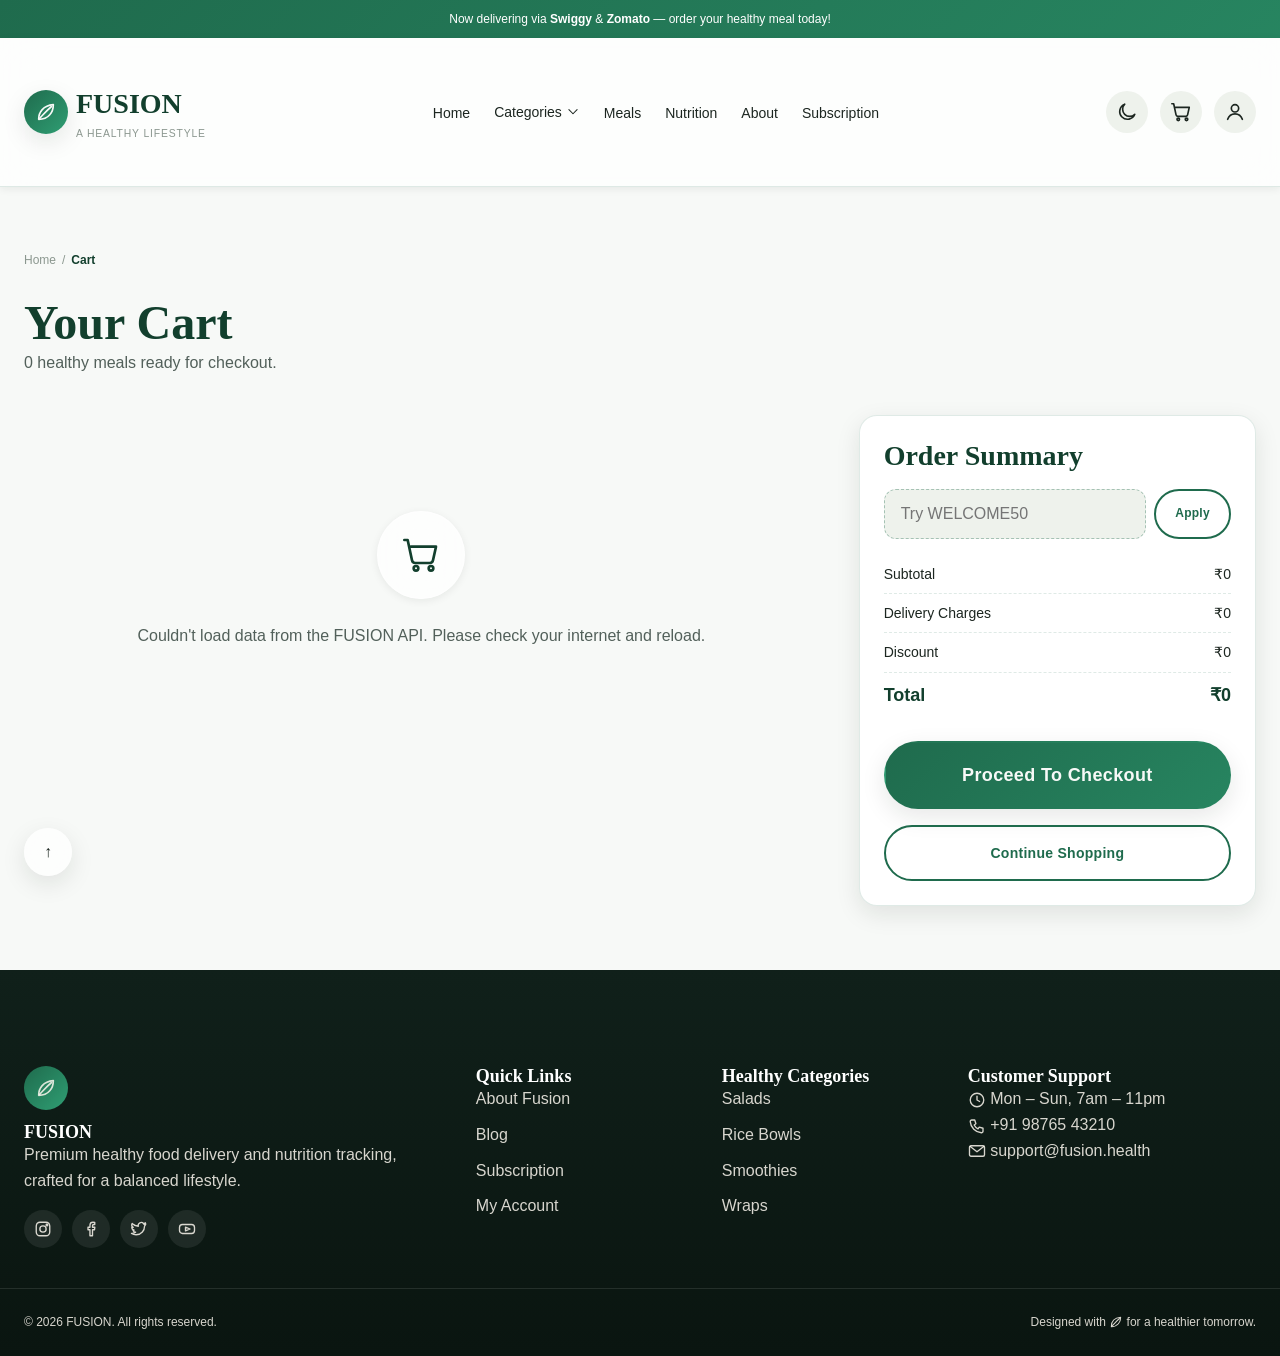
<file: cart.html>
<!DOCTYPE html>
<html lang="en">

<head>
    <meta charset="UTF-8">
    <meta name="viewport" content="width=device-width, initial-scale=1.0">
    <script>(function () { try { var t = localStorage.getItem("fusion_theme") || (matchMedia("(prefers-color-scheme: dark)").matches ? "dark" : "light"); document.documentElement.setAttribute("data-theme", t); } catch (e) { } })();</script>
    <title>Your Cart | FUSION — A Healthy Lifestyle</title>
    <meta name="description" content="Review your FUSION cart, apply a coupon, and proceed to checkout.">
    <link rel="stylesheet" href="style.css">
</head>

<body>
    <a class="skip-link" href="#main">Skip to main content</a>

    <div class="promo-bar">
        <svg class="icon promo-bar__truck" aria-hidden="true">
            <use href="images/icons/sprite.svg#icon-truck"></use>
        </svg>
        <span>Now delivering via <strong>Swiggy</strong> &amp; <strong>Zomato</strong> — order your healthy meal
            today!</span>
    </div>

    <header>
        <nav class="navbar" aria-label="Primary navigation">
            <div class="container navbar__inner">
                <a href="index.html" class="navbar__brand">
                    <span class="navbar__brand-mark" aria-hidden="true"><svg class="icon"
                            style="width:22px;height:22px;">
                            <use href="images/icons/sprite.svg#icon-leaf"></use>
                        </svg></span>
                    <span>FUSION<span class="navbar__brand-tagline">A Healthy Lifestyle</span></span>
                </a>
                <input type="checkbox" id="nav-toggle" class="navbar__toggle-input visually-hidden" aria-hidden="true">
                <label for="nav-toggle" class="navbar__toggle"
                    aria-label="Toggle navigation menu"><span></span><span></span><span></span></label>
                <ul class="navbar__menu" id="primary-menu">
                    <li><a href="index.html">Home</a></li>
                    <li class="navbar__dropdown">
                        <a href="categories.html">Categories <svg class="icon navbar__dropdown__chevron">
                                <use href="images/icons/sprite.svg#icon-chevron-down"></use>
                            </svg></a>
                        <div class="navbar__dropdown__panel navbar__mega-menu">
                            <div class="navbar__mega-menu__inner">
                                <div class="navbar__dropdown__col">
                                    <h4>Fresh &amp; Light</h4>
                                    <a href="products.html?category=healthy-salads">Healthy Salads</a>
                                    <a href="products.html?category=veg-rice-bowls">Veg Rice Bowls</a>
                                    <a href="products.html?category=non-veg-rice-bowls">Non-Veg Rice Bowls</a>
                                </div>
                                <div class="navbar__dropdown__col">
                                    <h4>Bread &amp; Wraps</h4>
                                    <a href="products.html?category=sandwiches">Sandwiches</a>
                                    <a href="products.html?category=wraps">Wraps</a>
                                </div>
                                <div class="navbar__dropdown__col">
                                    <h4>Sweet &amp; Drinks</h4>
                                    <a href="products.html?category=pancakes">Pancakes</a>
                                    <a href="products.html?category=smoothies">Smoothies</a>
                                    <a href="products.html?category=healthy-cakes">Healthy Cakes</a>
                                </div>
                                <div class="navbar__dropdown__col">
                                    <h4>Meal Plans</h4>
                                    <a href="subscription.html">Weekly Plans</a>
                                    <a href="subscription.html">Monthly Plans</a>
                                </div>
                                <a href="categories.html" class="navbar__dropdown__viewall">View All Categories
                                    &rarr;</a>
                            </div>
                        </div>
                    </li>
                    <li><a href="products.html">Meals</a></li>
                    <li><a href="nutrition.html">Nutrition</a></li>
                    <li><a href="about.html">About</a></li>
                    <li><a href="subscription.html">Subscription</a></li>
                </ul>
                <div class="navbar__actions">
                    <button type="button" class="navbar__icon-btn theme-toggle" id="theme-toggle" aria-pressed="false"
                        aria-label="Switch to dark mode"><svg class="icon icon--moon">
                            <use href="images/icons/sprite.svg#icon-moon"></use>
                        </svg><svg class="icon icon--sun">
                            <use href="images/icons/sprite.svg#icon-sun"></use>
                        </svg></button>
                    <a href="cart.html" class="navbar__icon-btn" id="cart-icon" aria-label="View cart"
                        aria-current="page"><svg class="icon">
                            <use href="images/icons/sprite.svg#icon-cart"></use>
                        </svg><span class="navbar__badge" data-cart-count>0</span></a>
                    <div class="navbar__dropdown navbar__dropdown--account">
                        <a href="login.html" class="navbar__icon-btn" id="account-icon"
                            aria-label="Account / Login"><svg class="icon">
                                <use href="images/icons/sprite.svg#icon-user"></use>
                            </svg></a>
                        <div class="navbar__dropdown__panel">
                            <a href="login.html"><svg class="icon icon--sm">
                                    <use href="images/icons/sprite.svg#icon-user"></use>
                                </svg> Login</a>
                            <a href="signup.html"><svg class="icon icon--sm">
                                    <use href="images/icons/sprite.svg#icon-user"></use>
                                </svg> Sign Up</a>
                        </div>
                    </div>
                </div>
            </div>
        </nav>
    </header>

    <main id="main">
        <section class="section--tight">
            <div class="container">
                <nav class="breadcrumb" aria-label="Breadcrumb">
                    <a href="index.html">Home</a><span>/</span><span aria-current="page">Cart</span>
                </nav>
                <h1>Your Cart</h1>
                <p class="mb-lg"><span id="cart-item-count">0</span> healthy meals ready for checkout.</p>

                <div class="cart-page-layout">

                    <div id="cart-items" aria-live="polite">
                        <p class="text-center">Loading your cart…</p>
                    </div>

                    <aside class="summary-card anim-fade-up" id="order-summary" aria-label="Order summary">
                        <h3>Order Summary</h3>
                        <div class="coupon-box">
                            <label for="coupon-code" class="visually-hidden">Coupon code</label>
                            <input type="text" id="coupon-code" name="coupon" placeholder="Try WELCOME50">
                            <button type="button" class="btn btn--outline btn--sm" id="apply-coupon"
                                data-action="apply-coupon">Apply</button>
                        </div>
                        <div class="summary-row"><span>Subtotal</span><span id="cart-subtotal">₹0</span></div>
                        <div class="summary-row"><span>Delivery Charges</span><span id="cart-delivery">₹0</span></div>
                        <div class="summary-row"><span>Discount</span><span id="cart-discount">₹0</span></div>
                        <div class="summary-row summary-row--total"><span>Total</span><span id="cart-total">₹0</span>
                        </div>
                        <button type="button" class="btn btn--primary btn--block btn--lg mt-md" id="checkout-btn"
                            data-action="checkout">Proceed To Checkout</button>
                        <a href="products.html" class="btn btn--outline btn--block mt-sm">Continue Shopping</a>
                    </aside>

                </div>
            </div>
        </section>
    </main>

    <footer class="footer">
        <div class="container footer__grid">
            <div>
                <span class="footer__brand-mark" aria-hidden="true"><svg class="icon" style="color:#fff;">
                        <use href="images/icons/sprite.svg#icon-leaf"></use>
                    </svg></span>
                <h4>FUSION</h4>
                <p>Premium healthy food delivery and nutrition tracking, crafted for a balanced lifestyle.</p>
                <div class="footer__socials">
                    <a href="#" aria-label="FUSION on Instagram"><svg class="icon icon--sm">
                            <use href="images/icons/sprite.svg#icon-instagram"></use>
                        </svg></a>
                    <a href="#" aria-label="FUSION on Facebook"><svg class="icon icon--sm">
                            <use href="images/icons/sprite.svg#icon-facebook"></use>
                        </svg></a>
                    <a href="#" aria-label="FUSION on Twitter"><svg class="icon icon--sm">
                            <use href="images/icons/sprite.svg#icon-twitter"></use>
                        </svg></a>
                    <a href="#" aria-label="FUSION on YouTube"><svg class="icon icon--sm">
                            <use href="images/icons/sprite.svg#icon-youtube"></use>
                        </svg></a>
                </div>
            </div>
            <div>
                <h4>Quick Links</h4>
                <ul class="footer__links">
                    <li><a href="about.html">About Fusion</a></li>
                    <li><a href="about.html#journal">Blog</a></li>
                    <li><a href="subscription.html">Subscription</a></li>
                    <li><a href="profile.html">My Account</a></li>
                </ul>
            </div>
            <div>
                <h4>Healthy Categories</h4>
                <ul class="footer__links">
                    <li><a href="categories.html">Salads</a></li>
                    <li><a href="categories.html">Rice Bowls</a></li>
                    <li><a href="categories.html">Smoothies</a></li>
                    <li><a href="categories.html">Wraps</a></li>
                </ul>
            </div>
            <div>
                <h4>Customer Support</h4>
                <p><svg class="icon icon--sm">
                        <use href="images/icons/sprite.svg#icon-clock"></use>
                    </svg> Mon &ndash; Sun, 7am &ndash; 11pm</p>
                <p><svg class="icon icon--sm">
                        <use href="images/icons/sprite.svg#icon-phone"></use>
                    </svg> +91 98765 43210</p>
                <p><svg class="icon icon--sm">
                        <use href="images/icons/sprite.svg#icon-envelope"></use>
                    </svg> support@fusion.health</p>
            </div>
        </div>
        <div class="container footer__bottom">
            <p>&copy; 2026 FUSION. All rights reserved.</p>
            <p>Designed with <svg class="icon icon--xs" style="color:var(--color-secondary);">
                    <use href="images/icons/sprite.svg#icon-leaf"></use>
                </svg> for a healthier tomorrow.</p>
        </div>
    </footer>

    <a href="#main" class="back-to-top" aria-label="Back to top">↑</a>

    <script src="./app.js" defer></script>

</body>

</html>
</file>
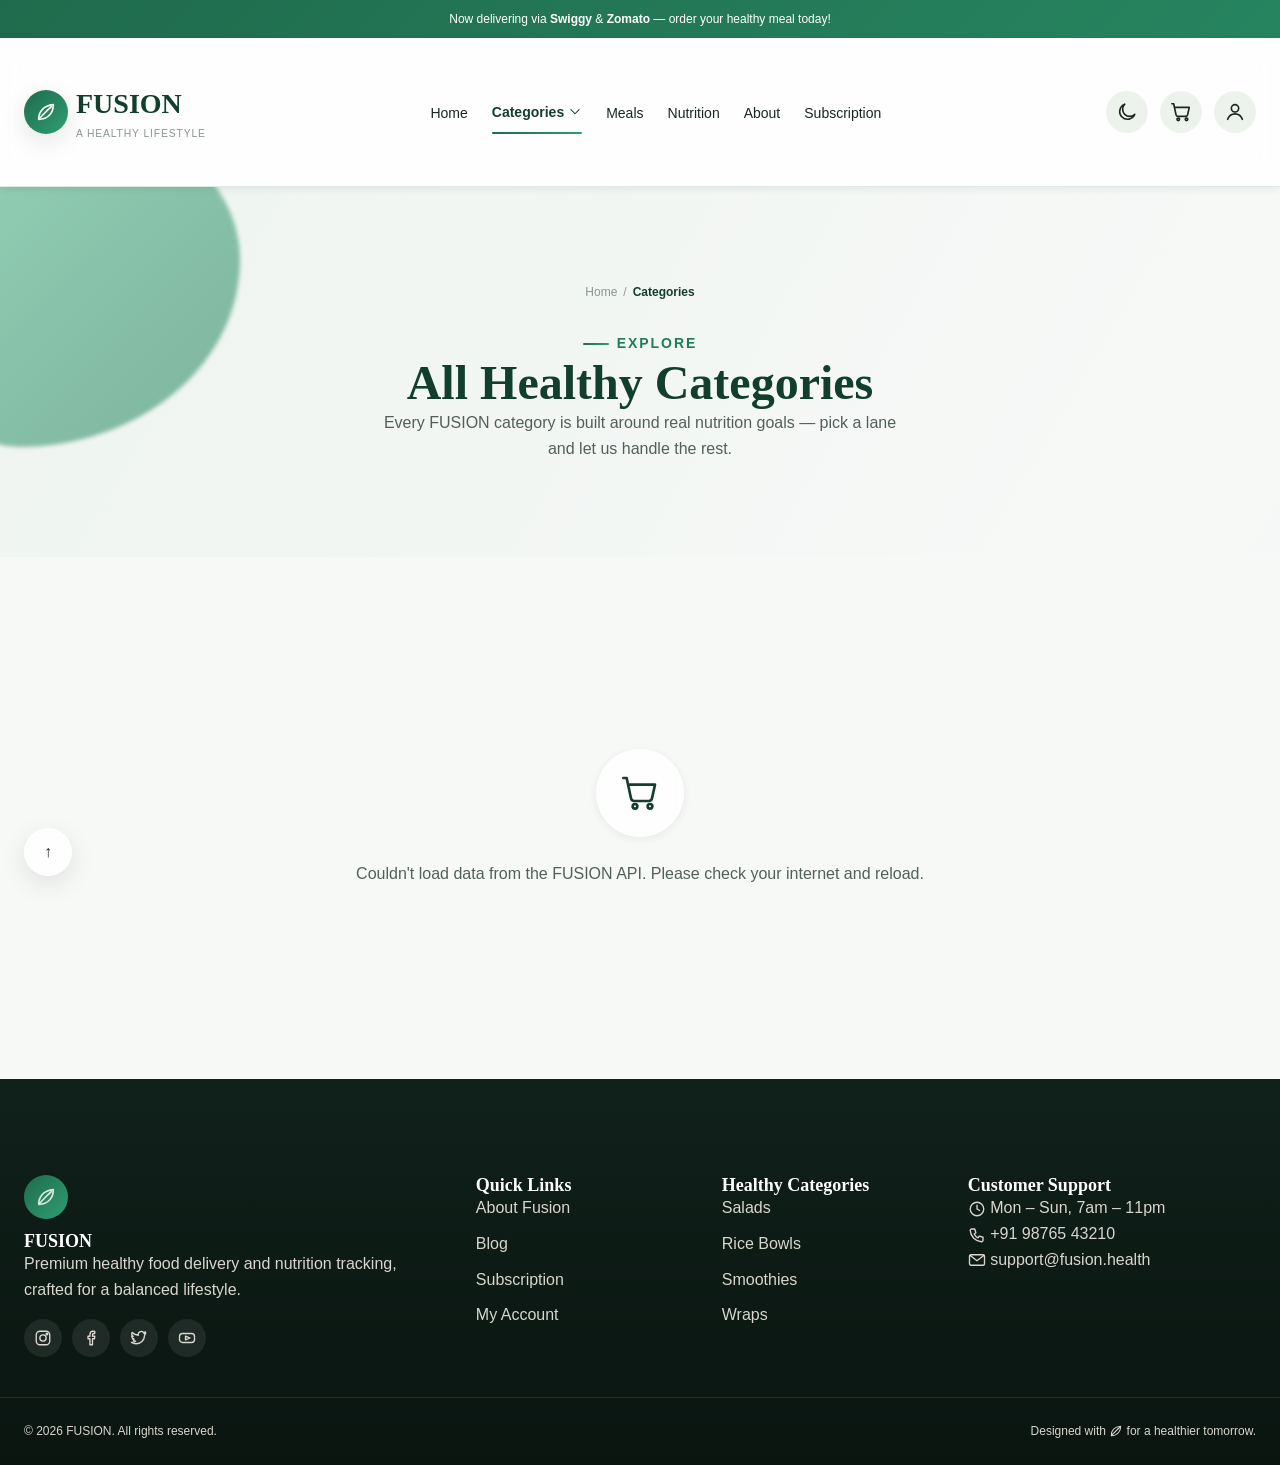
<file: categories.html>
<!DOCTYPE html>
<html lang="en">

<head>
    <meta charset="UTF-8">
    <meta name="viewport" content="width=device-width, initial-scale=1.0">
    <script>(function () { try { var t = localStorage.getItem("fusion_theme") || (matchMedia("(prefers-color-scheme: dark)").matches ? "dark" : "light"); document.documentElement.setAttribute("data-theme", t); } catch (e) { } })();</script>
    <title>Categories | FUSION — A Healthy Lifestyle</title>
    <meta name="description"
        content="Browse all FUSION healthy food categories: salads, rice bowls, sandwiches, wraps, pancakes, smoothies, healthy cakes and meal plans.">
    <link rel="stylesheet" href="style.css">
</head>

<body>
    <a class="skip-link" href="#main">Skip to main content</a>

    <div class="promo-bar">
        <svg class="icon promo-bar__truck" aria-hidden="true">
            <use href="images/icons/sprite.svg#icon-truck"></use>
        </svg>
        <span>Now delivering via <strong>Swiggy</strong> &amp; <strong>Zomato</strong> — order your healthy meal
            today!</span>
    </div>

    <header>
        <nav class="navbar" aria-label="Primary navigation">
            <div class="container navbar__inner">
                <a href="index.html" class="navbar__brand">
                    <span class="navbar__brand-mark" aria-hidden="true"><svg class="icon"
                            style="width:22px;height:22px;">
                            <use href="images/icons/sprite.svg#icon-leaf"></use>
                        </svg></span>
                    <span>FUSION<span class="navbar__brand-tagline">A Healthy Lifestyle</span></span>
                </a>
                <input type="checkbox" id="nav-toggle" class="navbar__toggle-input visually-hidden" aria-hidden="true">
                <label for="nav-toggle" class="navbar__toggle"
                    aria-label="Toggle navigation menu"><span></span><span></span><span></span></label>
                <ul class="navbar__menu" id="primary-menu">
                    <li><a href="index.html">Home</a></li>
                    <li class="navbar__dropdown">
                        <a href="categories.html" aria-current="page">Categories <svg
                                class="icon navbar__dropdown__chevron">
                                <use href="images/icons/sprite.svg#icon-chevron-down"></use>
                            </svg></a>
                        <div class="navbar__dropdown__panel navbar__mega-menu">
                            <div class="navbar__mega-menu__inner">
                                <div class="navbar__dropdown__col">
                                    <h4>Fresh &amp; Light</h4>
                                    <a href="products.html?category=healthy-salads">Healthy Salads</a>
                                    <a href="products.html?category=veg-rice-bowls">Veg Rice Bowls</a>
                                    <a href="products.html?category=non-veg-rice-bowls">Non-Veg Rice Bowls</a>
                                </div>
                                <div class="navbar__dropdown__col">
                                    <h4>Bread &amp; Wraps</h4>
                                    <a href="products.html?category=sandwiches">Sandwiches</a>
                                    <a href="products.html?category=wraps">Wraps</a>
                                </div>
                                <div class="navbar__dropdown__col">
                                    <h4>Sweet &amp; Drinks</h4>
                                    <a href="products.html?category=pancakes">Pancakes</a>
                                    <a href="products.html?category=smoothies">Smoothies</a>
                                    <a href="products.html?category=healthy-cakes">Healthy Cakes</a>
                                </div>
                                <div class="navbar__dropdown__col">
                                    <h4>Meal Plans</h4>
                                    <a href="subscription.html">Weekly Plans</a>
                                    <a href="subscription.html">Monthly Plans</a>
                                </div>
                                <a href="categories.html" class="navbar__dropdown__viewall">View All Categories
                                    &rarr;</a>
                            </div>
                        </div>
                    </li>
                    <li><a href="products.html">Meals</a></li>
                    <li><a href="nutrition.html">Nutrition</a></li>
                    <li><a href="about.html">About</a></li>
                    <li><a href="subscription.html">Subscription</a></li>
                </ul>
                <div class="navbar__actions">
                    <button type="button" class="navbar__icon-btn theme-toggle" id="theme-toggle" aria-pressed="false"
                        aria-label="Switch to dark mode"><svg class="icon icon--moon">
                            <use href="images/icons/sprite.svg#icon-moon"></use>
                        </svg><svg class="icon icon--sun">
                            <use href="images/icons/sprite.svg#icon-sun"></use>
                        </svg></button>
                    <a href="cart.html" class="navbar__icon-btn" id="cart-icon" aria-label="View cart"><svg
                            class="icon">
                            <use href="images/icons/sprite.svg#icon-cart"></use>
                        </svg><span class="navbar__badge" data-cart-count>0</span></a>
                    <div class="navbar__dropdown navbar__dropdown--account">
                        <a href="login.html" class="navbar__icon-btn" id="account-icon"
                            aria-label="Account / Login"><svg class="icon">
                                <use href="images/icons/sprite.svg#icon-user"></use>
                            </svg></a>
                        <div class="navbar__dropdown__panel">
                            <a href="login.html"><svg class="icon icon--sm">
                                    <use href="images/icons/sprite.svg#icon-user"></use>
                                </svg> Login</a>
                            <a href="signup.html"><svg class="icon icon--sm">
                                    <use href="images/icons/sprite.svg#icon-user"></use>
                                </svg> Sign Up</a>
                        </div>
                    </div>
                </div>
            </div>
        </nav>
    </header>

    <main id="main">
        <section class="hero section--tight" aria-labelledby="page-heading">
            <div class="organic-shape organic-shape--blob-1" aria-hidden="true"></div>
            <div class="container text-center anim-fade-up" style="position:relative;z-index:1;">
                <nav class="breadcrumb" aria-label="Breadcrumb" style="justify-content:center;">
                    <a href="index.html">Home</a><span>/</span><span aria-current="page">Categories</span>
                </nav>
                <p class="eyebrow">Explore</p>
                <h1 id="page-heading">All Healthy Categories</h1>
                <p style="max-width:60ch;margin-inline:auto;">Every FUSION category is built around real nutrition goals
                    — pick a lane and let us handle the rest.</p>
            </div>
        </section>

        <section aria-label="Category listing">
            <div class="container">
                <div class="grid grid--4 reveal-stagger" id="category-grid" aria-live="polite">
                    <p class="text-center" style="grid-column:1/-1;">Loading categories…</p>
                </div>
            </div>
        </section>
    </main>

    <footer class="footer">
        <div class="container footer__grid">
            <div>
                <span class="footer__brand-mark" aria-hidden="true"><svg class="icon" style="color:#fff;">
                        <use href="images/icons/sprite.svg#icon-leaf"></use>
                    </svg></span>
                <h4>FUSION</h4>
                <p>Premium healthy food delivery and nutrition tracking, crafted for a balanced lifestyle.</p>
                <div class="footer__socials">
                    <a href="#" aria-label="FUSION on Instagram"><svg class="icon icon--sm">
                            <use href="images/icons/sprite.svg#icon-instagram"></use>
                        </svg></a>
                    <a href="#" aria-label="FUSION on Facebook"><svg class="icon icon--sm">
                            <use href="images/icons/sprite.svg#icon-facebook"></use>
                        </svg></a>
                    <a href="#" aria-label="FUSION on Twitter"><svg class="icon icon--sm">
                            <use href="images/icons/sprite.svg#icon-twitter"></use>
                        </svg></a>
                    <a href="#" aria-label="FUSION on YouTube"><svg class="icon icon--sm">
                            <use href="images/icons/sprite.svg#icon-youtube"></use>
                        </svg></a>
                </div>
            </div>
            <div>
                <h4>Quick Links</h4>
                <ul class="footer__links">
                    <li><a href="about.html">About Fusion</a></li>
                    <li><a href="about.html#journal">Blog</a></li>
                    <li><a href="subscription.html">Subscription</a></li>
                    <li><a href="profile.html">My Account</a></li>
                </ul>
            </div>
            <div>
                <h4>Healthy Categories</h4>
                <ul class="footer__links">
                    <li><a href="categories.html">Salads</a></li>
                    <li><a href="categories.html">Rice Bowls</a></li>
                    <li><a href="categories.html">Smoothies</a></li>
                    <li><a href="categories.html">Wraps</a></li>
                </ul>
            </div>
            <div>
                <h4>Customer Support</h4>
                <p><svg class="icon icon--sm">
                        <use href="images/icons/sprite.svg#icon-clock"></use>
                    </svg> Mon &ndash; Sun, 7am &ndash; 11pm</p>
                <p><svg class="icon icon--sm">
                        <use href="images/icons/sprite.svg#icon-phone"></use>
                    </svg> +91 98765 43210</p>
                <p><svg class="icon icon--sm">
                        <use href="images/icons/sprite.svg#icon-envelope"></use>
                    </svg> support@fusion.health</p>
            </div>
        </div>
        <div class="container footer__bottom">
            <p>&copy; 2026 FUSION. All rights reserved.</p>
            <p>Designed with <svg class="icon icon--xs" style="color:var(--color-secondary);">
                    <use href="images/icons/sprite.svg#icon-leaf"></use>
                </svg> for a healthier tomorrow.</p>
        </div>
    </footer>

    <a href="#main" class="back-to-top" aria-label="Back to top">↑</a>

    <script src="./app.js" defer></script>

</body>

</html>
</file>
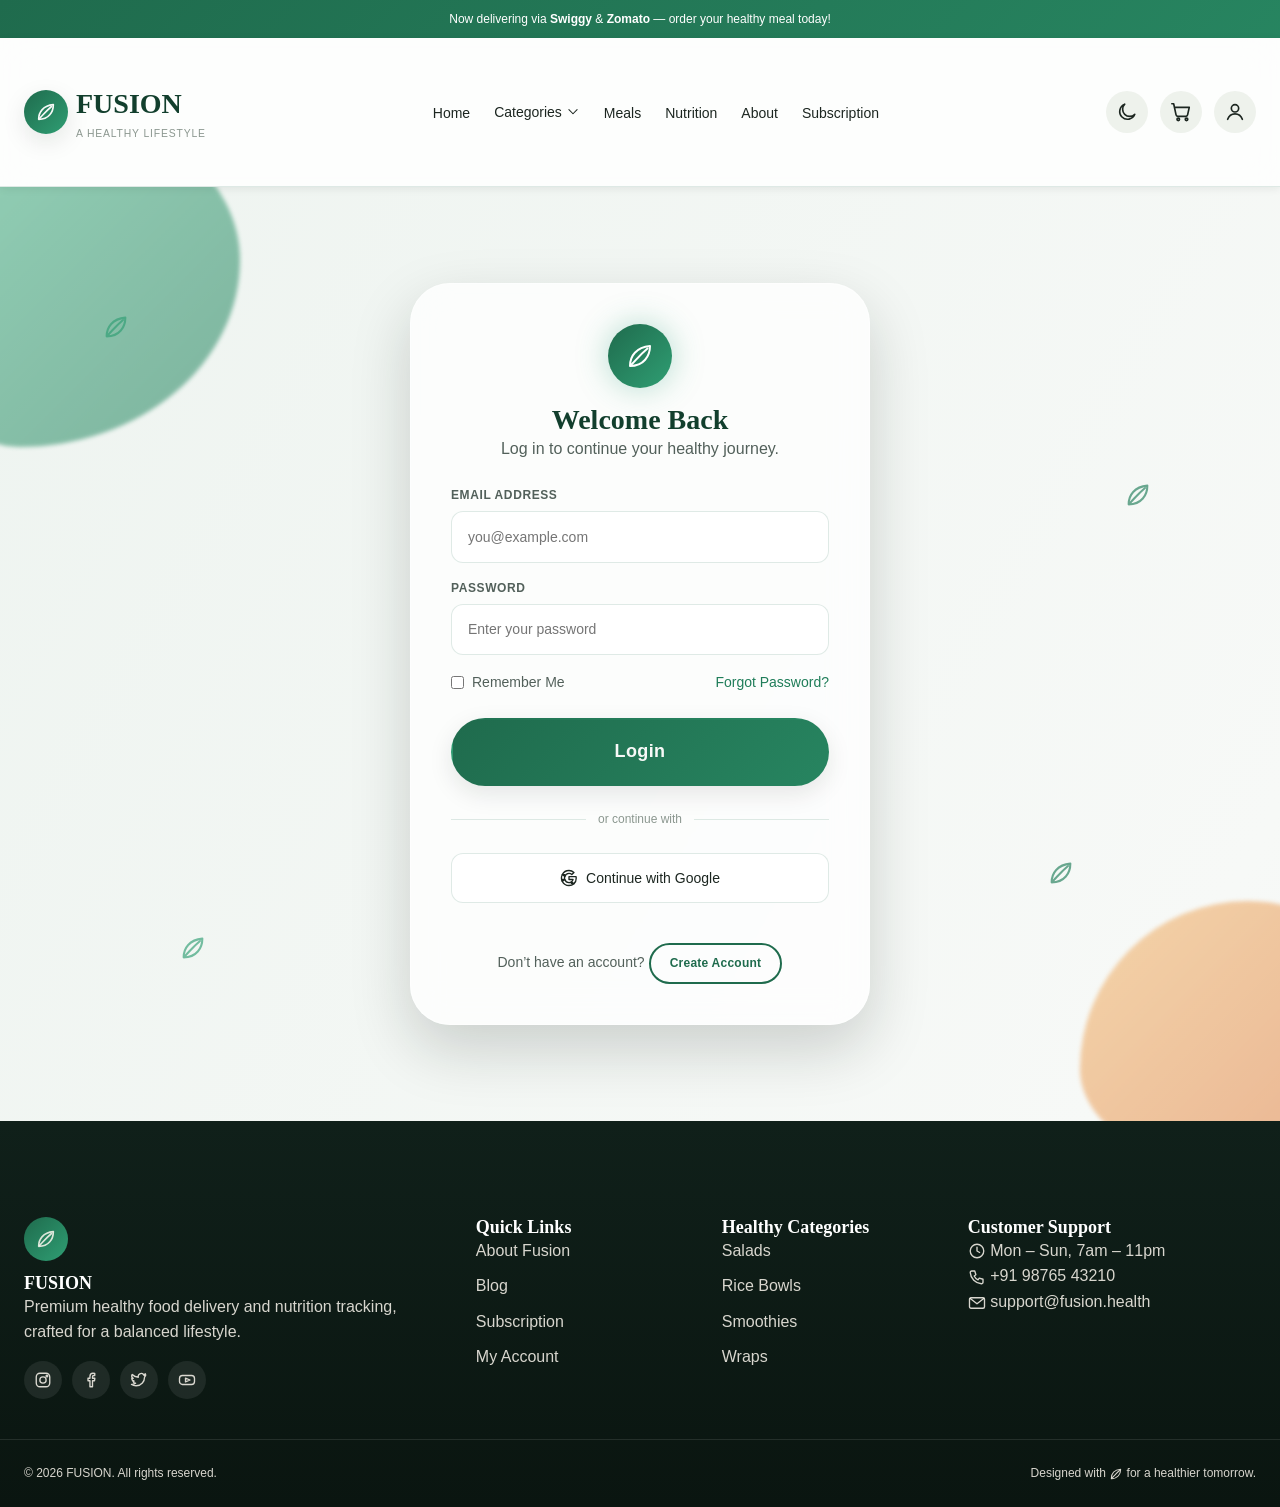
<file: login.html>
<!DOCTYPE html>
<html lang="en">

<head>
    <meta charset="UTF-8">
    <meta name="viewport" content="width=device-width, initial-scale=1.0">
    <script>(function () { try { var t = localStorage.getItem("fusion_theme") || (matchMedia("(prefers-color-scheme: dark)").matches ? "dark" : "light"); document.documentElement.setAttribute("data-theme", t); } catch (e) { } })();</script>
    <title>Login | FUSION — A Healthy Lifestyle</title>
    <meta name="description"
        content="Log in to your FUSION account to track orders, manage your subscription and view your nutrition history.">
    <link rel="stylesheet" href="style.css">
</head>

<body>
    <a class="skip-link" href="#main">Skip to main content</a>

    <div class="promo-bar">
        <svg class="icon promo-bar__truck" aria-hidden="true">
            <use href="images/icons/sprite.svg#icon-truck"></use>
        </svg>
        <span>Now delivering via <strong>Swiggy</strong> &amp; <strong>Zomato</strong> — order your healthy meal
            today!</span>
    </div>

    <header>
        <nav class="navbar" aria-label="Primary navigation">
            <div class="container navbar__inner">
                <a href="index.html" class="navbar__brand">
                    <span class="navbar__brand-mark" aria-hidden="true"><svg class="icon"
                            style="width:22px;height:22px;">
                            <use href="images/icons/sprite.svg#icon-leaf"></use>
                        </svg></span>
                    <span>FUSION<span class="navbar__brand-tagline">A Healthy Lifestyle</span></span>
                </a>
                <input type="checkbox" id="nav-toggle" class="navbar__toggle-input visually-hidden" aria-hidden="true">
                <label for="nav-toggle" class="navbar__toggle"
                    aria-label="Toggle navigation menu"><span></span><span></span><span></span></label>
                <ul class="navbar__menu" id="primary-menu">
                    <li><a href="index.html">Home</a></li>
                    <li class="navbar__dropdown">
                        <a href="categories.html">Categories <svg class="icon navbar__dropdown__chevron">
                                <use href="images/icons/sprite.svg#icon-chevron-down"></use>
                            </svg></a>
                        <div class="navbar__dropdown__panel navbar__mega-menu">
                            <div class="navbar__mega-menu__inner">
                                <div class="navbar__dropdown__col">
                                    <h4>Fresh &amp; Light</h4>
                                    <a href="products.html?category=healthy-salads">Healthy Salads</a>
                                    <a href="products.html?category=veg-rice-bowls">Veg Rice Bowls</a>
                                    <a href="products.html?category=non-veg-rice-bowls">Non-Veg Rice Bowls</a>
                                </div>
                                <div class="navbar__dropdown__col">
                                    <h4>Bread &amp; Wraps</h4>
                                    <a href="products.html?category=sandwiches">Sandwiches</a>
                                    <a href="products.html?category=wraps">Wraps</a>
                                </div>
                                <div class="navbar__dropdown__col">
                                    <h4>Sweet &amp; Drinks</h4>
                                    <a href="products.html?category=pancakes">Pancakes</a>
                                    <a href="products.html?category=smoothies">Smoothies</a>
                                    <a href="products.html?category=healthy-cakes">Healthy Cakes</a>
                                </div>
                                <div class="navbar__dropdown__col">
                                    <h4>Meal Plans</h4>
                                    <a href="subscription.html">Weekly Plans</a>
                                    <a href="subscription.html">Monthly Plans</a>
                                </div>
                                <a href="categories.html" class="navbar__dropdown__viewall">View All Categories
                                    &rarr;</a>
                            </div>
                        </div>
                    </li>
                    <li><a href="products.html">Meals</a></li>
                    <li><a href="nutrition.html">Nutrition</a></li>
                    <li><a href="about.html">About</a></li>
                    <li><a href="subscription.html">Subscription</a></li>
                </ul>
                <div class="navbar__actions">
                    <button type="button" class="navbar__icon-btn theme-toggle" id="theme-toggle" aria-pressed="false"
                        aria-label="Switch to dark mode"><svg class="icon icon--moon">
                            <use href="images/icons/sprite.svg#icon-moon"></use>
                        </svg><svg class="icon icon--sun">
                            <use href="images/icons/sprite.svg#icon-sun"></use>
                        </svg></button>
                    <a href="cart.html" class="navbar__icon-btn" id="cart-icon" aria-label="View cart"><svg
                            class="icon">
                            <use href="images/icons/sprite.svg#icon-cart"></use>
                        </svg><span class="navbar__badge" data-cart-count>0</span></a>
                    <div class="navbar__dropdown navbar__dropdown--account">
                        <a href="login.html" class="navbar__icon-btn" id="account-icon" aria-label="Account / Login"
                            aria-current="page"><svg class="icon">
                                <use href="images/icons/sprite.svg#icon-user"></use>
                            </svg></a>
                        <div class="navbar__dropdown__panel">
                            <a href="login.html"><svg class="icon icon--sm">
                                    <use href="images/icons/sprite.svg#icon-user"></use>
                                </svg> Login</a>
                            <a href="signup.html"><svg class="icon icon--sm">
                                    <use href="images/icons/sprite.svg#icon-user"></use>
                                </svg> Sign Up</a>
                        </div>
                    </div>
                </div>
            </div>
        </nav>
    </header>

    <main id="main">
        <section class="hero" style="min-height:calc(100vh - var(--header-height));display:flex;align-items:center;"
            aria-labelledby="login-heading">
            <div class="organic-shape organic-shape--blob-1" aria-hidden="true"></div>
            <div class="organic-shape organic-shape--blob-2" aria-hidden="true"></div>
            <span class="floating-icon anim-float" style="top:12%;left:8%;color:var(--color-secondary);"
                aria-hidden="true"><svg class="icon icon--lg">
                    <use href="images/icons/sprite.svg#icon-leaf-small"></use>
                </svg></span>
            <span class="floating-icon anim-float" style="top:30%;right:10%;color:var(--color-secondary-dark);"
                aria-hidden="true"><svg class="icon icon--lg">
                    <use href="images/icons/sprite.svg#icon-leaf-small"></use>
                </svg></span>
            <span class="floating-icon anim-float" style="bottom:16%;left:14%;color:var(--color-secondary);"
                aria-hidden="true"><svg class="icon icon--lg">
                    <use href="images/icons/sprite.svg#icon-leaf-small"></use>
                </svg></span>
            <span class="floating-icon anim-float" style="bottom:24%;right:16%;color:var(--color-secondary-dark);"
                aria-hidden="true"><svg class="icon icon--lg">
                    <use href="images/icons/sprite.svg#icon-leaf-small"></use>
                </svg></span>

            <div class="container" style="position:relative;z-index:1;">
                <div class="form-panel anim-zoom-in">
                    <div class="text-center mb-md">
                        <span class="icon-badge" style="margin-inline:auto;"><svg class="icon">
                                <use href="images/icons/sprite.svg#icon-leaf"></use>
                            </svg></span>
                        <h1 id="login-heading" class="mt-sm" style="font-size:var(--fs-xl);">Welcome Back</h1>
                        <p>Log in to continue your healthy journey.</p>
                    </div>

                    <form id="login-form" action="#" method="post" novalidate>
                        <div class="form-field">
                            <label for="login-email">Email Address</label>
                            <input type="email" id="login-email" name="email" placeholder="you@example.com" required
                                autocomplete="email">
                        </div>
                        <div class="form-field">
                            <label for="login-password">Password</label>
                            <input type="password" id="login-password" name="password" placeholder="Enter your password"
                                required autocomplete="current-password" minlength="8">
                        </div>
                        <div class="flex flex--between mb-md" style="flex-wrap:wrap;gap:8px;">
                            <label class="form-check">
                                <input type="checkbox" id="remember-me" name="remember-me">
                                Remember Me
                            </label>
                            <a href="#" id="forgot-password"
                                style="font-size:var(--fs-sm);color:var(--color-secondary-dark);">Forgot Password?</a>
                        </div>
                        <button type="submit" class="btn btn--primary btn--block btn--lg"
                            id="login-submit">Login</button>
                    </form>

                    <div class="form-divider">or continue with</div>

                    <button type="button" class="social-btn" id="google-login" data-action="google-login">
                        <svg class="icon icon--sm">
                            <use href="images/icons/sprite.svg#icon-google"></use>
                        </svg> Continue with Google
                    </button>

                    <p class="text-center mt-md" style="font-size:var(--fs-sm);">
                        Don&rsquo;t have an account?
                        <a href="signup.html" class="btn btn--outline btn--sm mt-sm" style="display:inline-flex;">Create
                            Account</a>
                    </p>
                </div>
            </div>
        </section>
    </main>

    <footer class="footer">
        <div class="container footer__grid">
            <div>
                <span class="footer__brand-mark" aria-hidden="true"><svg class="icon" style="color:#fff;">
                        <use href="images/icons/sprite.svg#icon-leaf"></use>
                    </svg></span>
                <h4>FUSION</h4>
                <p>Premium healthy food delivery and nutrition tracking, crafted for a balanced lifestyle.</p>
                <div class="footer__socials">
                    <a href="#" aria-label="FUSION on Instagram"><svg class="icon icon--sm">
                            <use href="images/icons/sprite.svg#icon-instagram"></use>
                        </svg></a>
                    <a href="#" aria-label="FUSION on Facebook"><svg class="icon icon--sm">
                            <use href="images/icons/sprite.svg#icon-facebook"></use>
                        </svg></a>
                    <a href="#" aria-label="FUSION on Twitter"><svg class="icon icon--sm">
                            <use href="images/icons/sprite.svg#icon-twitter"></use>
                        </svg></a>
                    <a href="#" aria-label="FUSION on YouTube"><svg class="icon icon--sm">
                            <use href="images/icons/sprite.svg#icon-youtube"></use>
                        </svg></a>
                </div>
            </div>
            <div>
                <h4>Quick Links</h4>
                <ul class="footer__links">
                    <li><a href="about.html">About Fusion</a></li>
                    <li><a href="about.html#journal">Blog</a></li>
                    <li><a href="subscription.html">Subscription</a></li>
                    <li><a href="profile.html">My Account</a></li>
                </ul>
            </div>
            <div>
                <h4>Healthy Categories</h4>
                <ul class="footer__links">
                    <li><a href="categories.html">Salads</a></li>
                    <li><a href="categories.html">Rice Bowls</a></li>
                    <li><a href="categories.html">Smoothies</a></li>
                    <li><a href="categories.html">Wraps</a></li>
                </ul>
            </div>
            <div>
                <h4>Customer Support</h4>
                <p><svg class="icon icon--sm">
                        <use href="images/icons/sprite.svg#icon-clock"></use>
                    </svg> Mon &ndash; Sun, 7am &ndash; 11pm</p>
                <p><svg class="icon icon--sm">
                        <use href="images/icons/sprite.svg#icon-phone"></use>
                    </svg> +91 98765 43210</p>
                <p><svg class="icon icon--sm">
                        <use href="images/icons/sprite.svg#icon-envelope"></use>
                    </svg> support@fusion.health</p>
            </div>
        </div>
        <div class="container footer__bottom">
            <p>&copy; 2026 FUSION. All rights reserved.</p>
            <p>Designed with <svg class="icon icon--xs" style="color:var(--color-secondary);">
                    <use href="images/icons/sprite.svg#icon-leaf"></use>
                </svg> for a healthier tomorrow.</p>
        </div>
    </footer>

    <script src="./app.js" defer></script>

</body>

</html>
</file>
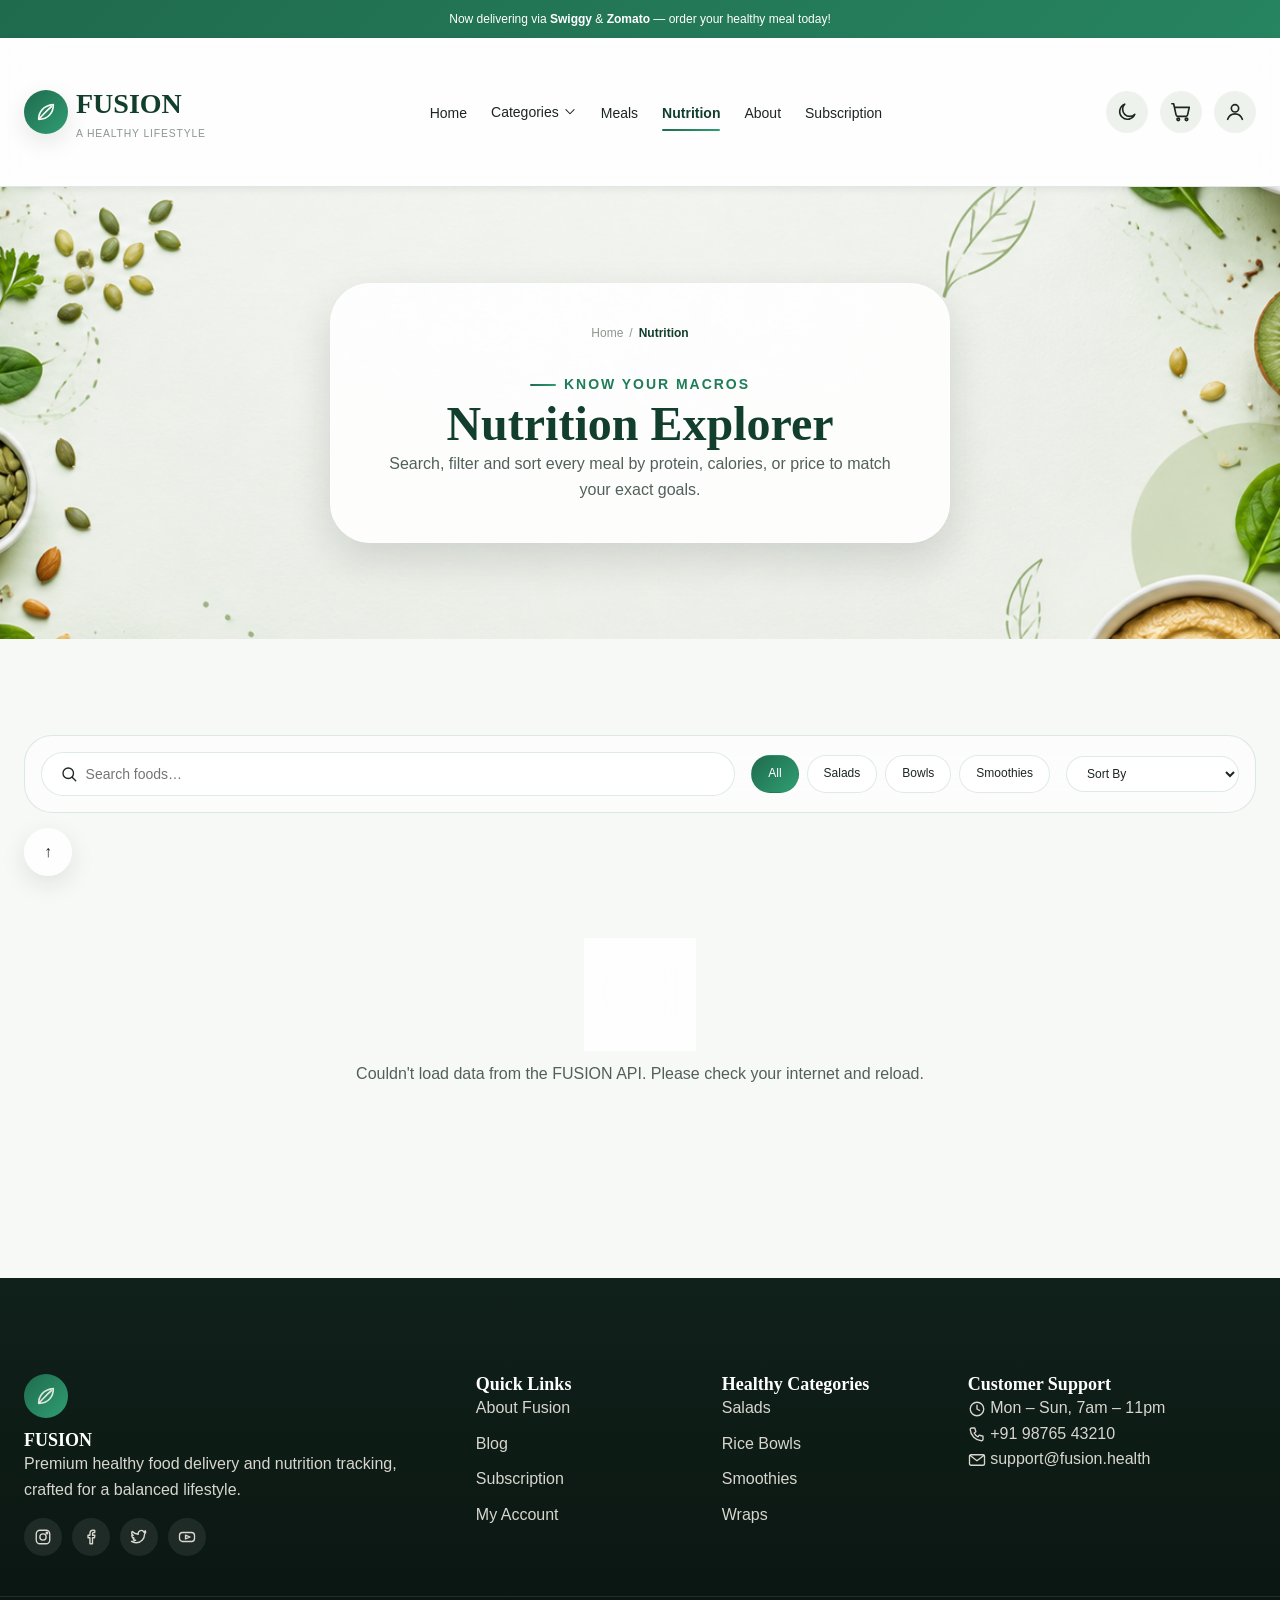
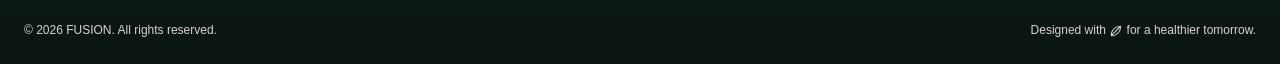
<file: nutrition.html>
<!DOCTYPE html>
<html lang="en">

<head>
    <meta charset="UTF-8">
    <meta name="viewport" content="width=device-width, initial-scale=1.0">
    <script>(function () { try { var t = localStorage.getItem("fusion_theme") || (matchMedia("(prefers-color-scheme: dark)").matches ? "dark" : "light"); document.documentElement.setAttribute("data-theme", t); } catch (e) { } })();</script>
    <title>Nutrition | FUSION — A Healthy Lifestyle</title>
    <meta name="description"
        content="Explore full nutrition breakdowns for every FUSION meal — protein, carbs, fat, fiber, sugar and calories, with search, filter and sort tools.">
    <link rel="stylesheet" href="style.css">
</head>

<body>
    <a class="skip-link" href="#main">Skip to main content</a>

    <div class="promo-bar">
        <svg class="icon promo-bar__truck" aria-hidden="true">
            <use href="images/icons/sprite.svg#icon-truck"></use>
        </svg>
        <span>Now delivering via <strong>Swiggy</strong> &amp; <strong>Zomato</strong> — order your healthy meal
            today!</span>
    </div>

    <header>
        <nav class="navbar" aria-label="Primary navigation">
            <div class="container navbar__inner">
                <a href="index.html" class="navbar__brand">
                    <span class="navbar__brand-mark" aria-hidden="true"><svg class="icon"
                            style="width:22px;height:22px;">
                            <use href="images/icons/sprite.svg#icon-leaf"></use>
                        </svg></span>
                    <span>FUSION<span class="navbar__brand-tagline">A Healthy Lifestyle</span></span>
                </a>
                <input type="checkbox" id="nav-toggle" class="navbar__toggle-input visually-hidden" aria-hidden="true">
                <label for="nav-toggle" class="navbar__toggle"
                    aria-label="Toggle navigation menu"><span></span><span></span><span></span></label>
                <ul class="navbar__menu" id="primary-menu">
                    <li><a href="index.html">Home</a></li>
                    <li class="navbar__dropdown">
                        <a href="categories.html">Categories <svg class="icon navbar__dropdown__chevron">
                                <use href="images/icons/sprite.svg#icon-chevron-down"></use>
                            </svg></a>
                        <div class="navbar__dropdown__panel navbar__mega-menu">
                            <div class="navbar__mega-menu__inner">
                                <div class="navbar__dropdown__col">
                                    <h4>Fresh &amp; Light</h4>
                                    <a href="products.html?category=healthy-salads">Healthy Salads</a>
                                    <a href="products.html?category=veg-rice-bowls">Veg Rice Bowls</a>
                                    <a href="products.html?category=non-veg-rice-bowls">Non-Veg Rice Bowls</a>
                                </div>
                                <div class="navbar__dropdown__col">
                                    <h4>Bread &amp; Wraps</h4>
                                    <a href="products.html?category=sandwiches">Sandwiches</a>
                                    <a href="products.html?category=wraps">Wraps</a>
                                </div>
                                <div class="navbar__dropdown__col">
                                    <h4>Sweet &amp; Drinks</h4>
                                    <a href="products.html?category=pancakes">Pancakes</a>
                                    <a href="products.html?category=smoothies">Smoothies</a>
                                    <a href="products.html?category=healthy-cakes">Healthy Cakes</a>
                                </div>
                                <div class="navbar__dropdown__col">
                                    <h4>Meal Plans</h4>
                                    <a href="subscription.html">Weekly Plans</a>
                                    <a href="subscription.html">Monthly Plans</a>
                                </div>
                                <a href="categories.html" class="navbar__dropdown__viewall">View All Categories
                                    &rarr;</a>
                            </div>
                        </div>
                    </li>
                    <li><a href="products.html">Meals</a></li>
                    <li><a href="nutrition.html" aria-current="page">Nutrition</a></li>
                    <li><a href="about.html">About</a></li>
                    <li><a href="subscription.html">Subscription</a></li>
                </ul>
                <div class="navbar__actions">
                    <button type="button" class="navbar__icon-btn theme-toggle" id="theme-toggle" aria-pressed="false"
                        aria-label="Switch to dark mode"><svg class="icon icon--moon">
                            <use href="images/icons/sprite.svg#icon-moon"></use>
                        </svg><svg class="icon icon--sun">
                            <use href="images/icons/sprite.svg#icon-sun"></use>
                        </svg></button>
                    <a href="cart.html" class="navbar__icon-btn" id="cart-icon" aria-label="View cart"><svg
                            class="icon">
                            <use href="images/icons/sprite.svg#icon-cart"></use>
                        </svg><span class="navbar__badge" data-cart-count>0</span></a>
                    <div class="navbar__dropdown navbar__dropdown--account">
                        <a href="login.html" class="navbar__icon-btn" id="account-icon"
                            aria-label="Account / Login"><svg class="icon">
                                <use href="images/icons/sprite.svg#icon-user"></use>
                            </svg></a>
                        <div class="navbar__dropdown__panel">
                            <a href="login.html"><svg class="icon icon--sm">
                                    <use href="images/icons/sprite.svg#icon-user"></use>
                                </svg> Login</a>
                            <a href="signup.html"><svg class="icon icon--sm">
                                    <use href="images/icons/sprite.svg#icon-user"></use>
                                </svg> Sign Up</a>
                        </div>
                    </div>
                </div>
            </div>
        </nav>
    </header>

    <main id="main">
        <section class="hero hero--banner section--tight" aria-labelledby="page-heading"
            style="background-image:url('images/nutritionbanner.png');">
            <div class="container anim-fade-up" style="position:relative;z-index:1;">
                <div class="hero__textcard text-center">
                    <nav class="breadcrumb" aria-label="Breadcrumb" style="justify-content:center;">
                        <a href="index.html">Home</a><span>/</span><span aria-current="page">Nutrition</span>
                    </nav>
                    <p class="eyebrow">Know Your Macros</p>
                    <h1 id="page-heading">Nutrition Explorer</h1>
                    <p style="max-width:60ch;margin-inline:auto;">Search, filter and sort every meal by protein,
                        calories, or price to match your exact goals.</p>
                </div>
            </div>
        </section>

        <section aria-label="Nutrition filters and listing">
            <div class="container">

                <form class="toolbar" id="nutrition-toolbar" role="search" action="#" method="get">
                    <div class="search-box">
                        <svg class="icon icon--sm" aria-hidden="true">
                            <use href="images/icons/sprite.svg#icon-search"></use>
                        </svg>
                        <label for="nutrition-search" class="visually-hidden">Search by food name</label>
                        <input type="search" id="nutrition-search" name="q" placeholder="Search foods…"
                            autocomplete="off">
                    </div>
                    <div class="filter-group" id="nutrition-category-filter" role="group"
                        aria-label="Filter by category">
                        <button type="button" class="filter-chip" aria-pressed="true" data-filter="all">All</button>
                        <button type="button" class="filter-chip" data-filter="healthy-salads">Salads</button>
                        <button type="button" class="filter-chip" data-filter="veg-rice-bowls">Bowls</button>
                        <button type="button" class="filter-chip" data-filter="smoothies">Smoothies</button>
                    </div>
                    <label for="nutrition-sort" class="visually-hidden">Sort by</label>
                    <select id="nutrition-sort" name="sort" class="select-box">
                        <option value="default">Sort By</option>
                        <option value="protein">Protein (High to Low)</option>
                        <option value="calories">Calories (Low to High)</option>
                        <option value="price-low">Price</option>
                    </select>
                </form>

                <div class="grid grid--4" id="nutrition-grid" aria-live="polite">
                    <p class="text-center" style="grid-column:1/-1;">Loading nutrition data…</p>
                </div>
            </div>
        </section>
    </main>

    <footer class="footer">
        <div class="container footer__grid">
            <div>
                <span class="footer__brand-mark" aria-hidden="true"><svg class="icon" style="color:#fff;">
                        <use href="images/icons/sprite.svg#icon-leaf"></use>
                    </svg></span>
                <h4>FUSION</h4>
                <p>Premium healthy food delivery and nutrition tracking, crafted for a balanced lifestyle.</p>
                <div class="footer__socials">
                    <a href="#" aria-label="FUSION on Instagram"><svg class="icon icon--sm">
                            <use href="images/icons/sprite.svg#icon-instagram"></use>
                        </svg></a>
                    <a href="#" aria-label="FUSION on Facebook"><svg class="icon icon--sm">
                            <use href="images/icons/sprite.svg#icon-facebook"></use>
                        </svg></a>
                    <a href="#" aria-label="FUSION on Twitter"><svg class="icon icon--sm">
                            <use href="images/icons/sprite.svg#icon-twitter"></use>
                        </svg></a>
                    <a href="#" aria-label="FUSION on YouTube"><svg class="icon icon--sm">
                            <use href="images/icons/sprite.svg#icon-youtube"></use>
                        </svg></a>
                </div>
            </div>
            <div>
                <h4>Quick Links</h4>
                <ul class="footer__links">
                    <li><a href="about.html">About Fusion</a></li>
                    <li><a href="about.html#journal">Blog</a></li>
                    <li><a href="subscription.html">Subscription</a></li>
                    <li><a href="profile.html">My Account</a></li>
                </ul>
            </div>
            <div>
                <h4>Healthy Categories</h4>
                <ul class="footer__links">
                    <li><a href="categories.html">Salads</a></li>
                    <li><a href="categories.html">Rice Bowls</a></li>
                    <li><a href="categories.html">Smoothies</a></li>
                    <li><a href="categories.html">Wraps</a></li>
                </ul>
            </div>
            <div>
                <h4>Customer Support</h4>
                <p><svg class="icon icon--sm">
                        <use href="images/icons/sprite.svg#icon-clock"></use>
                    </svg> Mon &ndash; Sun, 7am &ndash; 11pm</p>
                <p><svg class="icon icon--sm">
                        <use href="images/icons/sprite.svg#icon-phone"></use>
                    </svg> +91 98765 43210</p>
                <p><svg class="icon icon--sm">
                        <use href="images/icons/sprite.svg#icon-envelope"></use>
                    </svg> support@fusion.health</p>
            </div>
        </div>
        <div class="container footer__bottom">
            <p>&copy; 2026 FUSION. All rights reserved.</p>
            <p>Designed with <svg class="icon icon--xs" style="color:var(--color-secondary);">
                    <use href="images/icons/sprite.svg#icon-leaf"></use>
                </svg> for a healthier tomorrow.</p>
        </div>
    </footer>

    <a href="#main" class="back-to-top" aria-label="Back to top">↑</a>

    <script src="./app.js" defer></script>

</body>

</html>
</file>
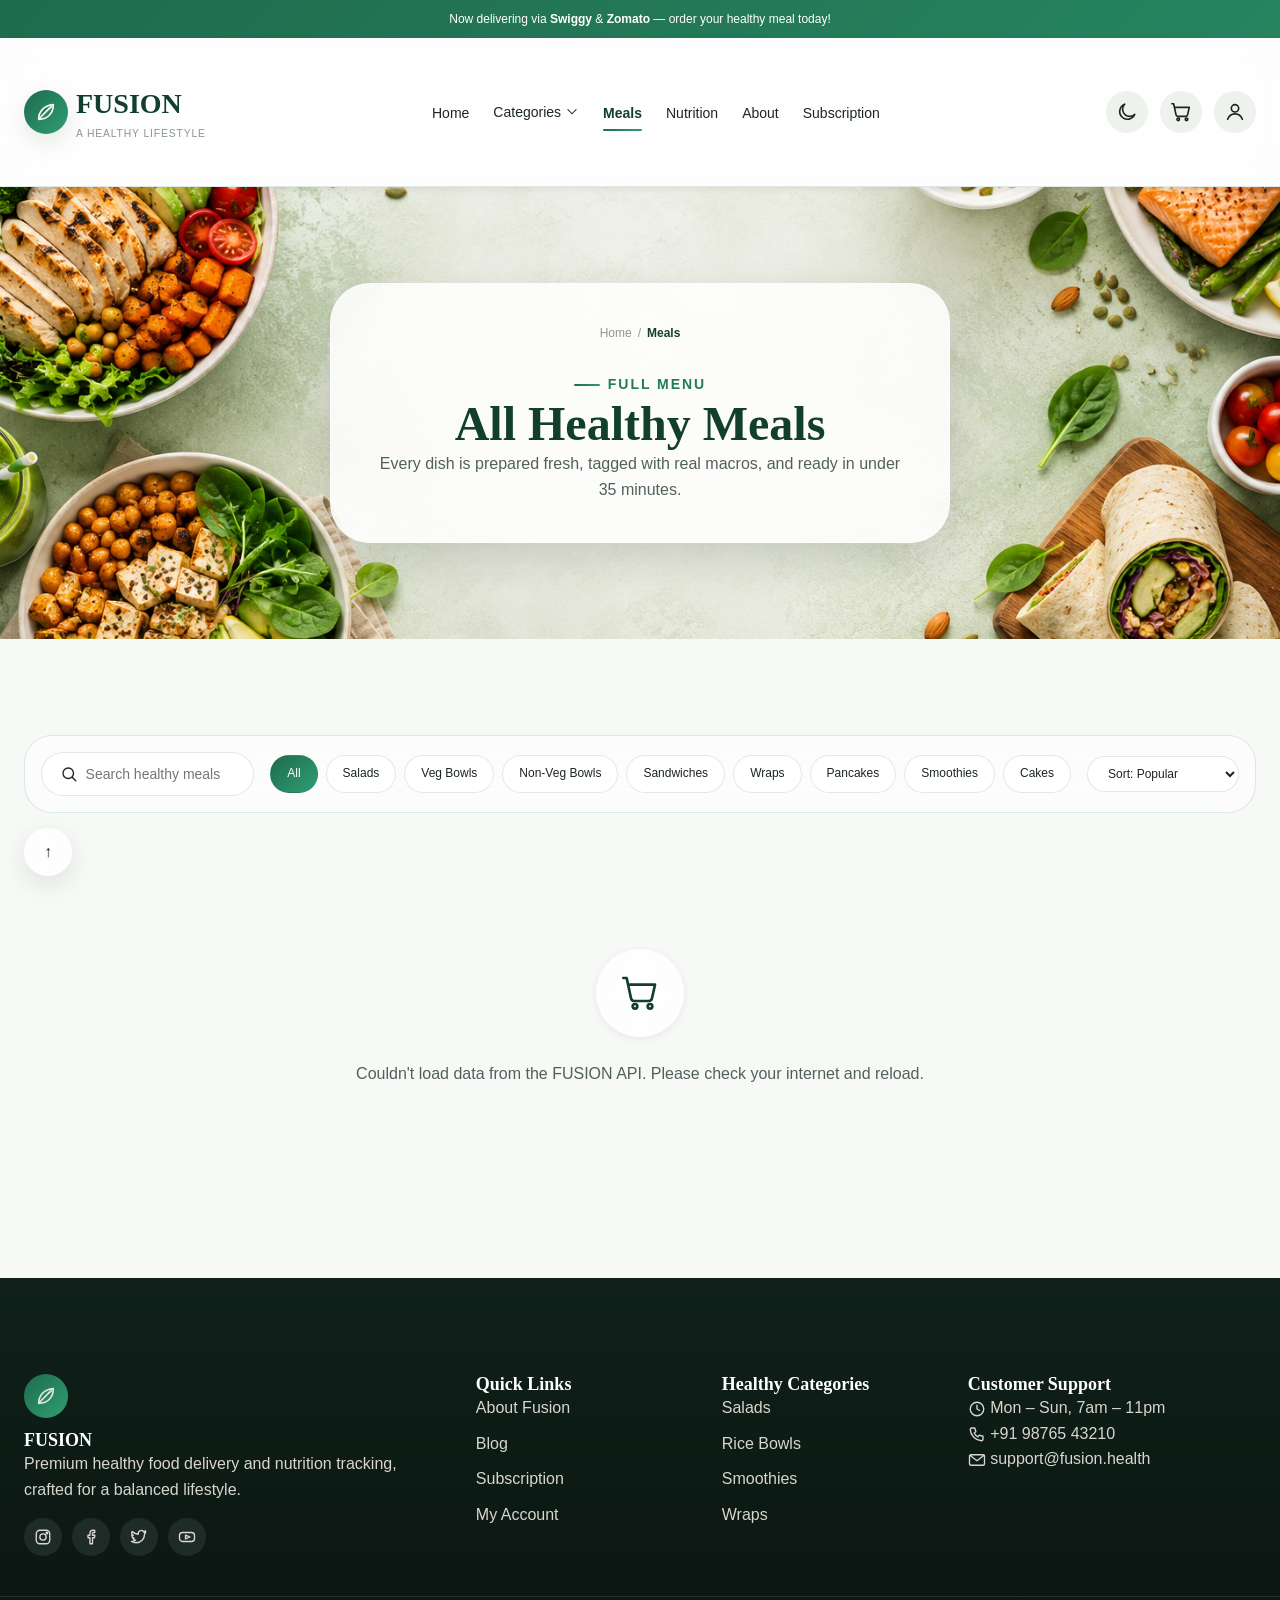
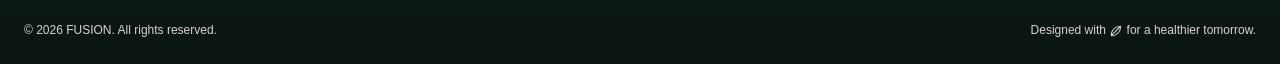
<file: products.html>
<!DOCTYPE html>
<html lang="en">

<head>
    <meta charset="UTF-8">
    <meta name="viewport" content="width=device-width, initial-scale=1.0">
    <script>(function () { try { var t = localStorage.getItem("fusion_theme") || (matchMedia("(prefers-color-scheme: dark)").matches ? "dark" : "light"); document.documentElement.setAttribute("data-theme", t); } catch (e) { } })();</script>
    <title>Meals | FUSION — A Healthy Lifestyle</title>
    <meta name="description"
        content="Shop every FUSION healthy meal — salads, bowls, wraps, smoothies and more — with full nutrition tags, ratings and delivery time.">
    <link rel="stylesheet" href="style.css">
</head>

<body>
    <a class="skip-link" href="#main">Skip to main content</a>

    <div class="promo-bar">
        <svg class="icon promo-bar__truck" aria-hidden="true">
            <use href="images/icons/sprite.svg#icon-truck"></use>
        </svg>
        <span>Now delivering via <strong>Swiggy</strong> &amp; <strong>Zomato</strong> — order your healthy meal
            today!</span>
    </div>

    <header>
        <nav class="navbar" aria-label="Primary navigation">
            <div class="container navbar__inner">
                <a href="index.html" class="navbar__brand">
                    <span class="navbar__brand-mark" aria-hidden="true"><svg class="icon"
                            style="width:22px;height:22px;">
                            <use href="images/icons/sprite.svg#icon-leaf"></use>
                        </svg></span>
                    <span>FUSION<span class="navbar__brand-tagline">A Healthy Lifestyle</span></span>
                </a>
                <input type="checkbox" id="nav-toggle" class="navbar__toggle-input visually-hidden" aria-hidden="true">
                <label for="nav-toggle" class="navbar__toggle"
                    aria-label="Toggle navigation menu"><span></span><span></span><span></span></label>
                <ul class="navbar__menu" id="primary-menu">
                    <li><a href="index.html">Home</a></li>
                    <li class="navbar__dropdown">
                        <a href="categories.html">Categories <svg class="icon navbar__dropdown__chevron">
                                <use href="images/icons/sprite.svg#icon-chevron-down"></use>
                            </svg></a>
                        <div class="navbar__dropdown__panel navbar__mega-menu">
                            <div class="navbar__mega-menu__inner">
                                <div class="navbar__dropdown__col">
                                    <h4>Fresh &amp; Light</h4>
                                    <a href="products.html?category=healthy-salads">Healthy Salads</a>
                                    <a href="products.html?category=veg-rice-bowls">Veg Rice Bowls</a>
                                    <a href="products.html?category=non-veg-rice-bowls">Non-Veg Rice Bowls</a>
                                </div>
                                <div class="navbar__dropdown__col">
                                    <h4>Bread &amp; Wraps</h4>
                                    <a href="products.html?category=sandwiches">Sandwiches</a>
                                    <a href="products.html?category=wraps">Wraps</a>
                                </div>
                                <div class="navbar__dropdown__col">
                                    <h4>Sweet &amp; Drinks</h4>
                                    <a href="products.html?category=pancakes">Pancakes</a>
                                    <a href="products.html?category=smoothies">Smoothies</a>
                                    <a href="products.html?category=healthy-cakes">Healthy Cakes</a>
                                </div>
                                <div class="navbar__dropdown__col">
                                    <h4>Meal Plans</h4>
                                    <a href="subscription.html">Weekly Plans</a>
                                    <a href="subscription.html">Monthly Plans</a>
                                </div>
                                <a href="categories.html" class="navbar__dropdown__viewall">View All Categories
                                    &rarr;</a>
                            </div>
                        </div>
                    </li>
                    <li><a href="products.html" aria-current="page">Meals</a></li>
                    <li><a href="nutrition.html">Nutrition</a></li>
                    <li><a href="about.html">About</a></li>
                    <li><a href="subscription.html">Subscription</a></li>
                </ul>
                <div class="navbar__actions">
                    <button type="button" class="navbar__icon-btn theme-toggle" id="theme-toggle" aria-pressed="false"
                        aria-label="Switch to dark mode"><svg class="icon icon--moon">
                            <use href="images/icons/sprite.svg#icon-moon"></use>
                        </svg><svg class="icon icon--sun">
                            <use href="images/icons/sprite.svg#icon-sun"></use>
                        </svg></button>
                    <a href="cart.html" class="navbar__icon-btn" id="cart-icon" aria-label="View cart"><svg
                            class="icon">
                            <use href="images/icons/sprite.svg#icon-cart"></use>
                        </svg><span class="navbar__badge" data-cart-count>0</span></a>
                    <div class="navbar__dropdown navbar__dropdown--account">
                        <a href="login.html" class="navbar__icon-btn" id="account-icon"
                            aria-label="Account / Login"><svg class="icon">
                                <use href="images/icons/sprite.svg#icon-user"></use>
                            </svg></a>
                        <div class="navbar__dropdown__panel">
                            <a href="login.html"><svg class="icon icon--sm">
                                    <use href="images/icons/sprite.svg#icon-user"></use>
                                </svg> Login</a>
                            <a href="signup.html"><svg class="icon icon--sm">
                                    <use href="images/icons/sprite.svg#icon-user"></use>
                                </svg> Sign Up</a>
                        </div>
                    </div>
                </div>
            </div>
        </nav>
    </header>

    <main id="main">
        <section class="hero hero--banner section--tight" aria-labelledby="page-heading"
            style="background-image:url('images/productsbanner.png');">
            <div class="container anim-fade-up" style="position:relative;z-index:1;">
                <div class="hero__textcard text-center">
                    <nav class="breadcrumb" aria-label="Breadcrumb" style="justify-content:center;">
                        <a href="index.html">Home</a><span>/</span><span aria-current="page">Meals</span>
                    </nav>
                    <p class="eyebrow">Full Menu</p>
                    <h1 id="page-heading">All Healthy Meals</h1>
                    <p style="max-width:60ch;margin-inline:auto;">Every dish is prepared fresh, tagged with real macros,
                        and ready in under 35 minutes.</p>
                </div>
            </div>
        </section>

        <section aria-label="Product filters and listing">
            <div class="container">

                <form class="toolbar" id="product-toolbar" role="search" action="#" method="get">
                    <div class="search-box">
                        <svg class="icon icon--sm" aria-hidden="true">
                            <use href="images/icons/sprite.svg#icon-search"></use>
                        </svg>
                        <label for="product-search" class="visually-hidden">Search products</label>
                        <input type="search" id="product-search" name="q" placeholder="Search healthy meals…"
                            autocomplete="off">
                    </div>
                    <div class="filter-group" id="category-filter" role="group" aria-label="Filter by category">
                        <button type="button" class="filter-chip" aria-pressed="true" data-filter="all">All</button>
                        <button type="button" class="filter-chip" data-filter="healthy-salads">Salads</button>
                        <button type="button" class="filter-chip" data-filter="veg-rice-bowls">Veg Bowls</button>
                        <button type="button" class="filter-chip" data-filter="non-veg-rice-bowls">Non-Veg
                            Bowls</button>
                        <button type="button" class="filter-chip" data-filter="sandwiches">Sandwiches</button>
                        <button type="button" class="filter-chip" data-filter="wraps">Wraps</button>
                        <button type="button" class="filter-chip" data-filter="pancakes">Pancakes</button>
                        <button type="button" class="filter-chip" data-filter="smoothies">Smoothies</button>
                        <button type="button" class="filter-chip" data-filter="healthy-cakes">Cakes</button>
                    </div>
                    <label for="sort-select" class="visually-hidden">Sort products</label>
                    <select id="sort-select" name="sort" class="select-box">
                        <option value="popular">Sort: Popular</option>
                        <option value="price-low">Price: Low to High</option>
                        <option value="price-high">Price: High to Low</option>
                        <option value="rating">Rating</option>
                    </select>
                </form>

                <div class="grid grid--4" id="product-grid" aria-live="polite">
                    <p class="text-center" style="grid-column:1/-1;">Loading healthy meals…</p>
                </div>
            </div>
        </section>
    </main>

    <footer class="footer">
        <div class="container footer__grid">
            <div>
                <span class="footer__brand-mark" aria-hidden="true"><svg class="icon" style="color:#fff;">
                        <use href="images/icons/sprite.svg#icon-leaf"></use>
                    </svg></span>
                <h4>FUSION</h4>
                <p>Premium healthy food delivery and nutrition tracking, crafted for a balanced lifestyle.</p>
                <div class="footer__socials">
                    <a href="#" aria-label="FUSION on Instagram"><svg class="icon icon--sm">
                            <use href="images/icons/sprite.svg#icon-instagram"></use>
                        </svg></a>
                    <a href="#" aria-label="FUSION on Facebook"><svg class="icon icon--sm">
                            <use href="images/icons/sprite.svg#icon-facebook"></use>
                        </svg></a>
                    <a href="#" aria-label="FUSION on Twitter"><svg class="icon icon--sm">
                            <use href="images/icons/sprite.svg#icon-twitter"></use>
                        </svg></a>
                    <a href="#" aria-label="FUSION on YouTube"><svg class="icon icon--sm">
                            <use href="images/icons/sprite.svg#icon-youtube"></use>
                        </svg></a>
                </div>
            </div>
            <div>
                <h4>Quick Links</h4>
                <ul class="footer__links">
                    <li><a href="about.html">About Fusion</a></li>
                    <li><a href="about.html#journal">Blog</a></li>
                    <li><a href="subscription.html">Subscription</a></li>
                    <li><a href="profile.html">My Account</a></li>
                </ul>
            </div>
            <div>
                <h4>Healthy Categories</h4>
                <ul class="footer__links">
                    <li><a href="categories.html">Salads</a></li>
                    <li><a href="categories.html">Rice Bowls</a></li>
                    <li><a href="categories.html">Smoothies</a></li>
                    <li><a href="categories.html">Wraps</a></li>
                </ul>
            </div>
            <div>
                <h4>Customer Support</h4>
                <p><svg class="icon icon--sm">
                        <use href="images/icons/sprite.svg#icon-clock"></use>
                    </svg> Mon &ndash; Sun, 7am &ndash; 11pm</p>
                <p><svg class="icon icon--sm">
                        <use href="images/icons/sprite.svg#icon-phone"></use>
                    </svg> +91 98765 43210</p>
                <p><svg class="icon icon--sm">
                        <use href="images/icons/sprite.svg#icon-envelope"></use>
                    </svg> support@fusion.health</p>
            </div>
        </div>
        <div class="container footer__bottom">
            <p>&copy; 2026 FUSION. All rights reserved.</p>
            <p>Designed with <svg class="icon icon--xs" style="color:var(--color-secondary);">
                    <use href="images/icons/sprite.svg#icon-leaf"></use>
                </svg> for a healthier tomorrow.</p>
        </div>
    </footer>

    <a href="#main" class="back-to-top" aria-label="Back to top">↑</a>

    <script src="./app.js" defer></script>
</body>

</html>
</file>
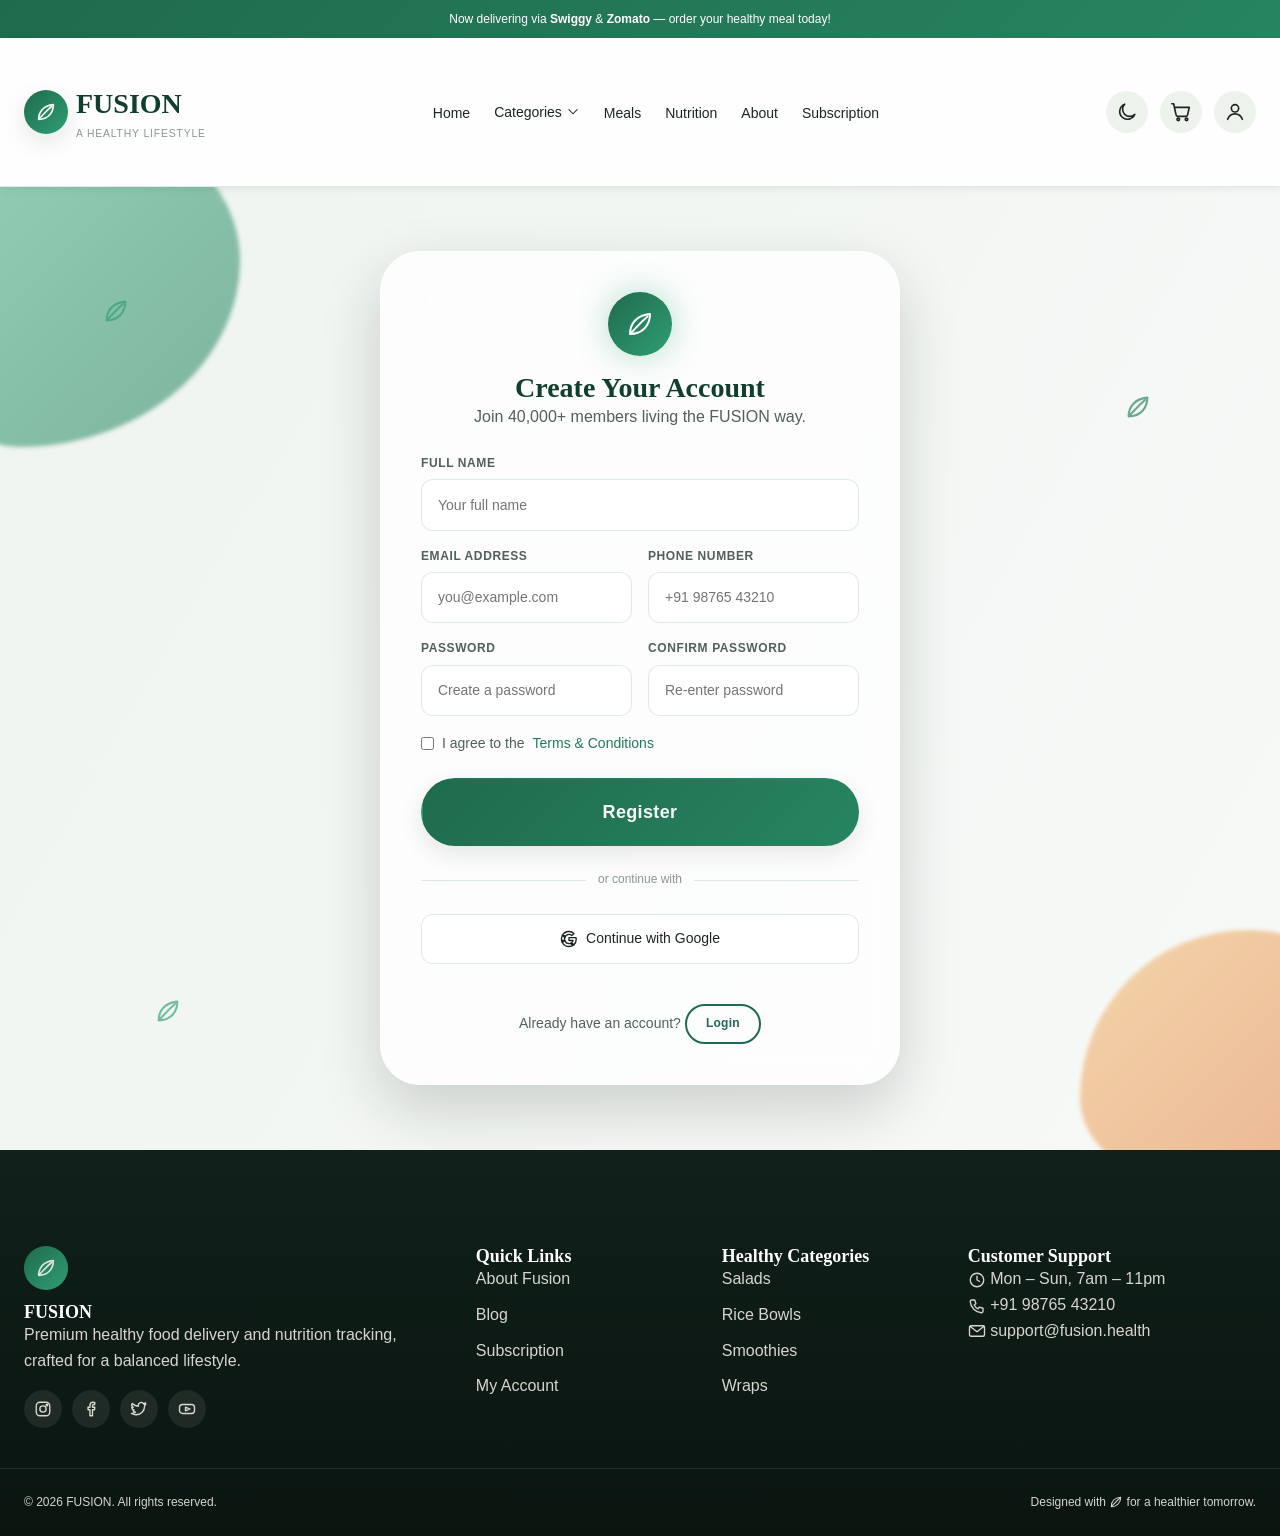
<file: signup.html>
<!DOCTYPE html>
<html lang="en">

<head>
    <meta charset="UTF-8">
    <meta name="viewport" content="width=device-width, initial-scale=1.0">
    <script>(function () { try { var t = localStorage.getItem("fusion_theme") || (matchMedia("(prefers-color-scheme: dark)").matches ? "dark" : "light"); document.documentElement.setAttribute("data-theme", t); } catch (e) { } })();</script>
    <title>Sign Up | FUSION — A Healthy Lifestyle</title>
    <meta name="description"
        content="Create your FUSION account to start ordering healthy meals and tracking your nutrition today.">
    <link rel="stylesheet" href="style.css">
</head>

<body>
    <a class="skip-link" href="#main">Skip to main content</a>

    <div class="promo-bar">
        <svg class="icon promo-bar__truck" aria-hidden="true">
            <use href="images/icons/sprite.svg#icon-truck"></use>
        </svg>
        <span>Now delivering via <strong>Swiggy</strong> &amp; <strong>Zomato</strong> — order your healthy meal
            today!</span>
    </div>

    <header>
        <nav class="navbar" aria-label="Primary navigation">
            <div class="container navbar__inner">
                <a href="index.html" class="navbar__brand">
                    <span class="navbar__brand-mark" aria-hidden="true"><svg class="icon"
                            style="width:22px;height:22px;">
                            <use href="images/icons/sprite.svg#icon-leaf"></use>
                        </svg></span>
                    <span>FUSION<span class="navbar__brand-tagline">A Healthy Lifestyle</span></span>
                </a>
                <input type="checkbox" id="nav-toggle" class="navbar__toggle-input visually-hidden" aria-hidden="true">
                <label for="nav-toggle" class="navbar__toggle"
                    aria-label="Toggle navigation menu"><span></span><span></span><span></span></label>
                <ul class="navbar__menu" id="primary-menu">
                    <li><a href="index.html">Home</a></li>
                    <li class="navbar__dropdown">
                        <a href="categories.html">Categories <svg class="icon navbar__dropdown__chevron">
                                <use href="images/icons/sprite.svg#icon-chevron-down"></use>
                            </svg></a>
                        <div class="navbar__dropdown__panel navbar__mega-menu">
                            <div class="navbar__mega-menu__inner">
                                <div class="navbar__dropdown__col">
                                    <h4>Fresh &amp; Light</h4>
                                    <a href="products.html?category=healthy-salads">Healthy Salads</a>
                                    <a href="products.html?category=veg-rice-bowls">Veg Rice Bowls</a>
                                    <a href="products.html?category=non-veg-rice-bowls">Non-Veg Rice Bowls</a>
                                </div>
                                <div class="navbar__dropdown__col">
                                    <h4>Bread &amp; Wraps</h4>
                                    <a href="products.html?category=sandwiches">Sandwiches</a>
                                    <a href="products.html?category=wraps">Wraps</a>
                                </div>
                                <div class="navbar__dropdown__col">
                                    <h4>Sweet &amp; Drinks</h4>
                                    <a href="products.html?category=pancakes">Pancakes</a>
                                    <a href="products.html?category=smoothies">Smoothies</a>
                                    <a href="products.html?category=healthy-cakes">Healthy Cakes</a>
                                </div>
                                <div class="navbar__dropdown__col">
                                    <h4>Meal Plans</h4>
                                    <a href="subscription.html">Weekly Plans</a>
                                    <a href="subscription.html">Monthly Plans</a>
                                </div>
                                <a href="categories.html" class="navbar__dropdown__viewall">View All Categories
                                    &rarr;</a>
                            </div>
                        </div>
                    </li>
                    <li><a href="products.html">Meals</a></li>
                    <li><a href="nutrition.html">Nutrition</a></li>
                    <li><a href="about.html">About</a></li>
                    <li><a href="subscription.html">Subscription</a></li>
                </ul>
                <div class="navbar__actions">
                    <button type="button" class="navbar__icon-btn theme-toggle" id="theme-toggle" aria-pressed="false"
                        aria-label="Switch to dark mode"><svg class="icon icon--moon">
                            <use href="images/icons/sprite.svg#icon-moon"></use>
                        </svg><svg class="icon icon--sun">
                            <use href="images/icons/sprite.svg#icon-sun"></use>
                        </svg></button>
                    <a href="cart.html" class="navbar__icon-btn" id="cart-icon" aria-label="View cart"><svg
                            class="icon">
                            <use href="images/icons/sprite.svg#icon-cart"></use>
                        </svg><span class="navbar__badge" data-cart-count>0</span></a>
                    <div class="navbar__dropdown navbar__dropdown--account">
                        <a href="login.html" class="navbar__icon-btn" id="account-icon" aria-label="Account / Login"
                            aria-current="page"><svg class="icon">
                                <use href="images/icons/sprite.svg#icon-user"></use>
                            </svg></a>
                        <div class="navbar__dropdown__panel">
                            <a href="login.html"><svg class="icon icon--sm">
                                    <use href="images/icons/sprite.svg#icon-user"></use>
                                </svg> Login</a>
                            <a href="signup.html"><svg class="icon icon--sm">
                                    <use href="images/icons/sprite.svg#icon-user"></use>
                                </svg> Sign Up</a>
                        </div>
                    </div>
                </div>
            </div>
        </nav>
    </header>

    <main id="main">
        <section class="hero"
            style="min-height:calc(100vh - var(--header-height));display:flex;align-items:center;padding-block: var(--space-xl);"
            aria-labelledby="signup-heading">
            <div class="organic-shape organic-shape--blob-1" aria-hidden="true"></div>
            <div class="organic-shape organic-shape--blob-2" aria-hidden="true"></div>
            <span class="floating-icon anim-float" style="top:10%;left:8%;color:var(--color-secondary);"
                aria-hidden="true"><svg class="icon icon--lg">
                    <use href="images/icons/sprite.svg#icon-leaf-small"></use>
                </svg></span>
            <span class="floating-icon anim-float" style="top:20%;right:10%;color:var(--color-secondary-dark);"
                aria-hidden="true"><svg class="icon icon--lg">
                    <use href="images/icons/sprite.svg#icon-leaf-small"></use>
                </svg></span>
            <span class="floating-icon anim-float" style="bottom:12%;left:12%;color:var(--color-secondary);"
                aria-hidden="true"><svg class="icon icon--lg">
                    <use href="images/icons/sprite.svg#icon-leaf-small"></use>
                </svg></span>

            <div class="container" style="position:relative;z-index:1;">
                <div class="form-panel anim-zoom-in" style="max-width:520px;">
                    <div class="text-center mb-md">
                        <span class="icon-badge" style="margin-inline:auto;"><svg class="icon">
                                <use href="images/icons/sprite.svg#icon-leaf"></use>
                            </svg></span>
                        <h1 id="signup-heading" class="mt-sm" style="font-size:var(--fs-xl);">Create Your Account</h1>
                        <p>Join 40,000+ members living the FUSION way.</p>
                    </div>

                    <form id="signup-form" action="#" method="post" novalidate>
                        <div class="form-field">
                            <label for="signup-name">Full Name</label>
                            <input type="text" id="signup-name" name="full-name" placeholder="Your full name" required
                                autocomplete="name">
                        </div>
                        <div class="form-row">
                            <div class="form-field">
                                <label for="signup-email">Email Address</label>
                                <input type="email" id="signup-email" name="email" placeholder="you@example.com"
                                    required autocomplete="email">
                            </div>
                            <div class="form-field">
                                <label for="signup-phone">Phone Number</label>
                                <input type="tel" id="signup-phone" name="phone" placeholder="+91 98765 43210" required
                                    autocomplete="tel" pattern="[0-9+ ]{10,15}">
                            </div>
                        </div>
                        <div class="form-row">
                            <div class="form-field">
                                <label for="signup-password">Password</label>
                                <input type="password" id="signup-password" name="password"
                                    placeholder="Create a password" required autocomplete="new-password" minlength="8">
                            </div>
                            <div class="form-field">
                                <label for="signup-confirm-password">Confirm Password</label>
                                <input type="password" id="signup-confirm-password" name="confirm-password"
                                    placeholder="Re-enter password" required autocomplete="new-password" minlength="8">
                            </div>
                        </div>
                        <label class="form-check mb-md">
                            <input type="checkbox" id="terms-checkbox" name="terms" required>
                            I agree to the <a href="#" style="color:var(--color-secondary-dark);">Terms &amp;
                                Conditions</a>
                        </label>
                        <button type="submit" class="btn btn--primary btn--block btn--lg"
                            id="signup-submit">Register</button>
                    </form>

                    <div class="form-divider">or continue with</div>

                    <button type="button" class="social-btn" id="google-signup" data-action="google-signup">
                        <svg class="icon icon--sm">
                            <use href="images/icons/sprite.svg#icon-google"></use>
                        </svg> Continue with Google
                    </button>

                    <p class="text-center mt-md" style="font-size:var(--fs-sm);">
                        Already have an account?
                        <a href="login.html" class="btn btn--outline btn--sm mt-sm"
                            style="display:inline-flex;">Login</a>
                    </p>
                </div>
            </div>
        </section>
    </main>

    <footer class="footer">
        <div class="container footer__grid">
            <div>
                <span class="footer__brand-mark" aria-hidden="true"><svg class="icon" style="color:#fff;">
                        <use href="images/icons/sprite.svg#icon-leaf"></use>
                    </svg></span>
                <h4>FUSION</h4>
                <p>Premium healthy food delivery and nutrition tracking, crafted for a balanced lifestyle.</p>
                <div class="footer__socials">
                    <a href="#" aria-label="FUSION on Instagram"><svg class="icon icon--sm">
                            <use href="images/icons/sprite.svg#icon-instagram"></use>
                        </svg></a>
                    <a href="#" aria-label="FUSION on Facebook"><svg class="icon icon--sm">
                            <use href="images/icons/sprite.svg#icon-facebook"></use>
                        </svg></a>
                    <a href="#" aria-label="FUSION on Twitter"><svg class="icon icon--sm">
                            <use href="images/icons/sprite.svg#icon-twitter"></use>
                        </svg></a>
                    <a href="#" aria-label="FUSION on YouTube"><svg class="icon icon--sm">
                            <use href="images/icons/sprite.svg#icon-youtube"></use>
                        </svg></a>
                </div>
            </div>
            <div>
                <h4>Quick Links</h4>
                <ul class="footer__links">
                    <li><a href="about.html">About Fusion</a></li>
                    <li><a href="about.html#journal">Blog</a></li>
                    <li><a href="subscription.html">Subscription</a></li>
                    <li><a href="profile.html">My Account</a></li>
                </ul>
            </div>
            <div>
                <h4>Healthy Categories</h4>
                <ul class="footer__links">
                    <li><a href="categories.html">Salads</a></li>
                    <li><a href="categories.html">Rice Bowls</a></li>
                    <li><a href="categories.html">Smoothies</a></li>
                    <li><a href="categories.html">Wraps</a></li>
                </ul>
            </div>
            <div>
                <h4>Customer Support</h4>
                <p><svg class="icon icon--sm">
                        <use href="images/icons/sprite.svg#icon-clock"></use>
                    </svg> Mon &ndash; Sun, 7am &ndash; 11pm</p>
                <p><svg class="icon icon--sm">
                        <use href="images/icons/sprite.svg#icon-phone"></use>
                    </svg> +91 98765 43210</p>
                <p><svg class="icon icon--sm">
                        <use href="images/icons/sprite.svg#icon-envelope"></use>
                    </svg> support@fusion.health</p>
            </div>
        </div>
        <div class="container footer__bottom">
            <p>&copy; 2026 FUSION. All rights reserved.</p>
            <p>Designed with <svg class="icon icon--xs" style="color:var(--color-secondary);">
                    <use href="images/icons/sprite.svg#icon-leaf"></use>
                </svg> for a healthier tomorrow.</p>
        </div>
    </footer>

    <script src="./app.js" defer></script>

</body>

</html>
</file>
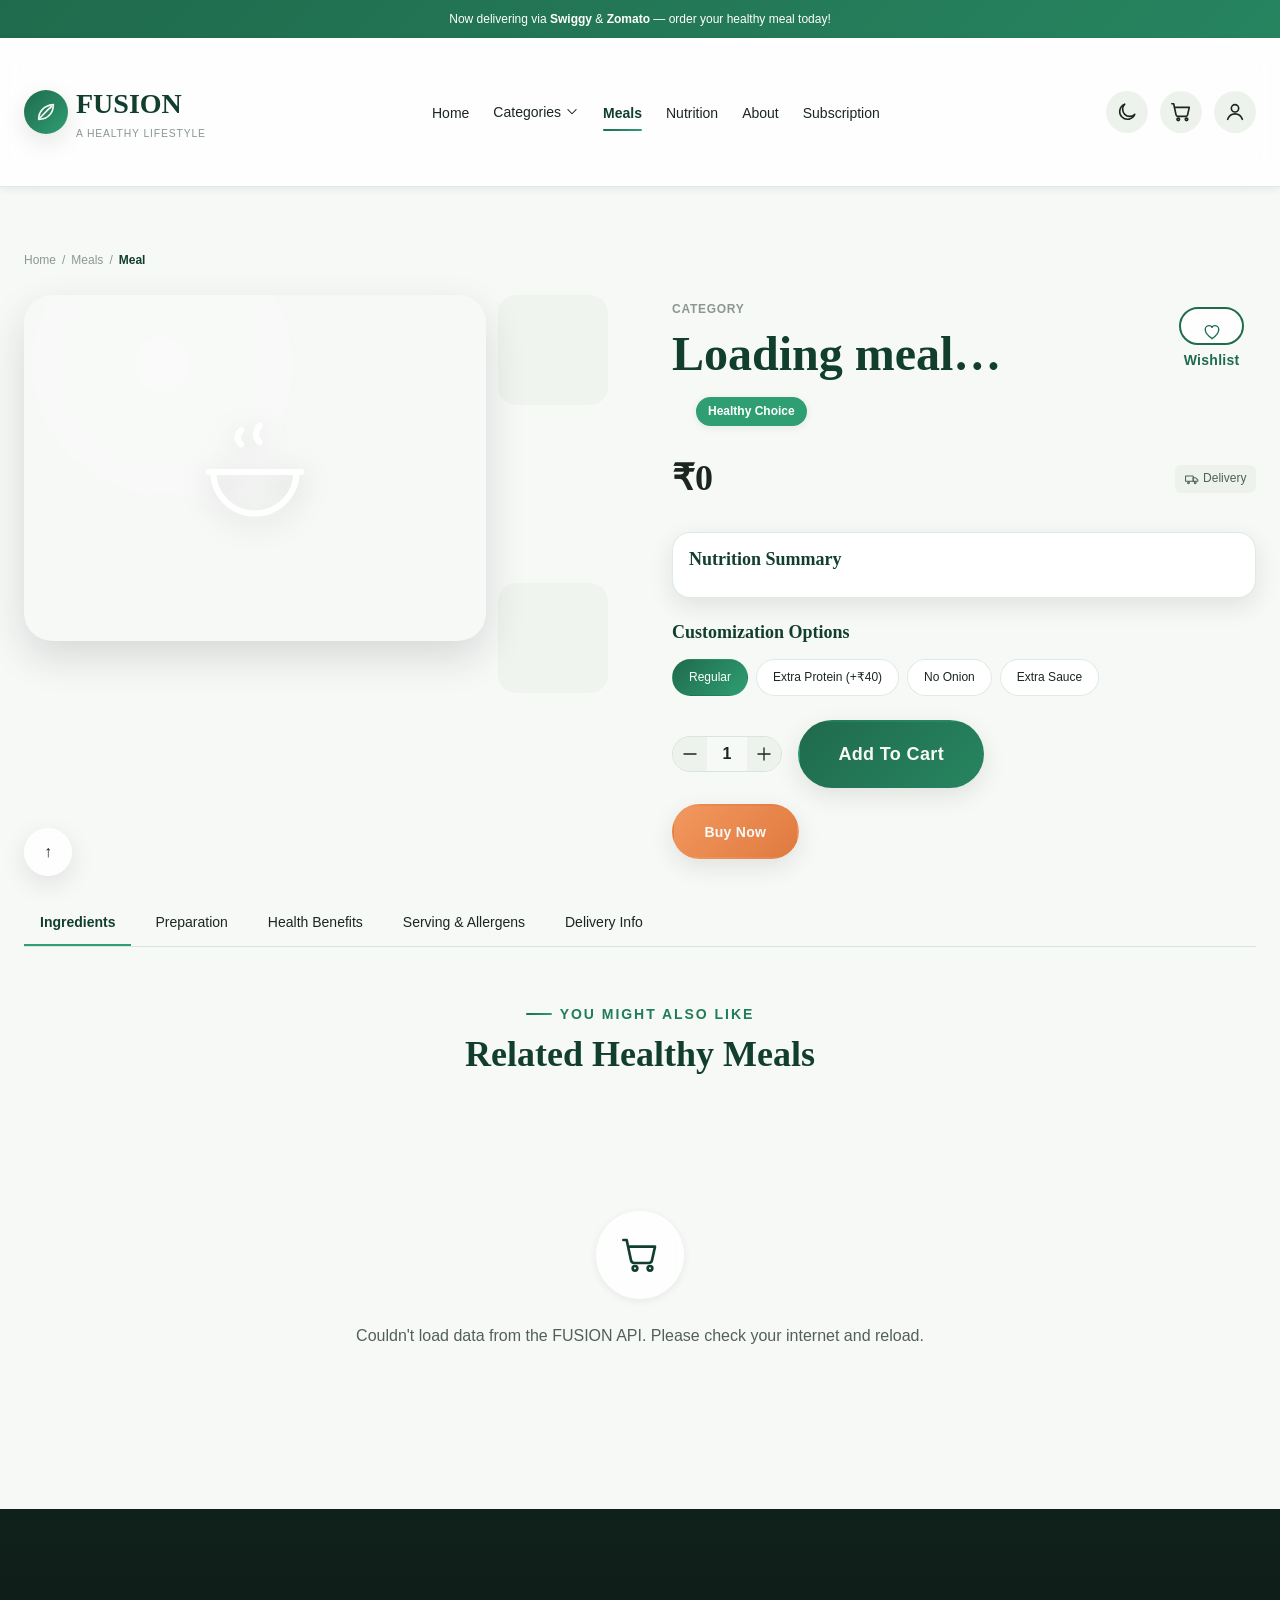
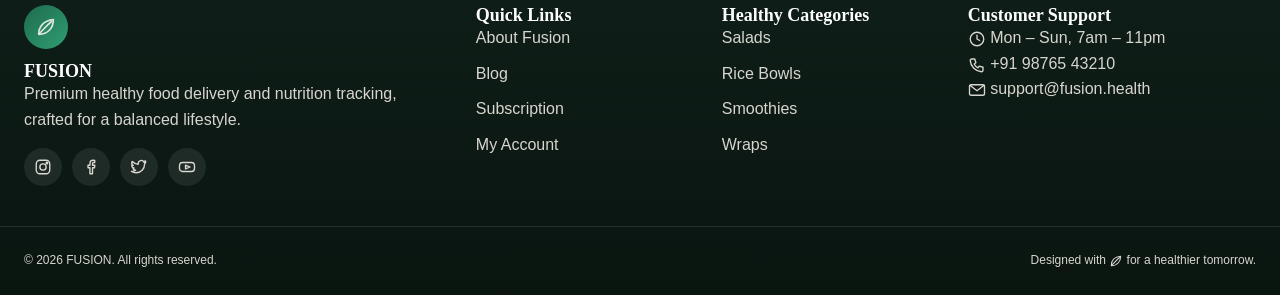
<file: singlepage.html>
<!DOCTYPE html>
<html lang="en">

<head>
    <meta charset="UTF-8">
    <meta name="viewport" content="width=device-width, initial-scale=1.0">
    <script>(function () { try { var t = localStorage.getItem("fusion_theme") || (matchMedia("(prefers-color-scheme: dark)").matches ? "dark" : "light"); document.documentElement.setAttribute("data-theme", t); } catch (e) { } })();</script>
    <title>Meal Details | FUSION — A Healthy Lifestyle</title>
    <meta name="description"
        content="Full nutrition breakdown, ingredients, health benefits and customization options for FUSION healthy meals.">
    <link rel="stylesheet" href="style.css">
</head>

<body>
    <a class="skip-link" href="#main">Skip to main content</a>

    <div class="promo-bar">
        <svg class="icon promo-bar__truck" aria-hidden="true">
            <use href="images/icons/sprite.svg#icon-truck"></use>
        </svg>
        <span>Now delivering via <strong>Swiggy</strong> &amp; <strong>Zomato</strong> — order your healthy meal
            today!</span>
    </div>

    <header>
        <nav class="navbar" aria-label="Primary navigation">
            <div class="container navbar__inner">
                <a href="index.html" class="navbar__brand">
                    <span class="navbar__brand-mark" aria-hidden="true"><svg class="icon"
                            style="width:22px;height:22px;">
                            <use href="images/icons/sprite.svg#icon-leaf"></use>
                        </svg></span>
                    <span>FUSION<span class="navbar__brand-tagline">A Healthy Lifestyle</span></span>
                </a>
                <input type="checkbox" id="nav-toggle" class="navbar__toggle-input visually-hidden" aria-hidden="true">
                <label for="nav-toggle" class="navbar__toggle"
                    aria-label="Toggle navigation menu"><span></span><span></span><span></span></label>
                <ul class="navbar__menu" id="primary-menu">
                    <li><a href="index.html">Home</a></li>
                    <li class="navbar__dropdown">
                        <a href="categories.html">Categories <svg class="icon navbar__dropdown__chevron">
                                <use href="images/icons/sprite.svg#icon-chevron-down"></use>
                            </svg></a>
                        <div class="navbar__dropdown__panel navbar__mega-menu">
                            <div class="navbar__mega-menu__inner">
                                <div class="navbar__dropdown__col">
                                    <h4>Fresh &amp; Light</h4>
                                    <a href="products.html?category=healthy-salads">Healthy Salads</a>
                                    <a href="products.html?category=veg-rice-bowls">Veg Rice Bowls</a>
                                    <a href="products.html?category=non-veg-rice-bowls">Non-Veg Rice Bowls</a>
                                </div>
                                <div class="navbar__dropdown__col">
                                    <h4>Bread &amp; Wraps</h4>
                                    <a href="products.html?category=sandwiches">Sandwiches</a>
                                    <a href="products.html?category=wraps">Wraps</a>
                                </div>
                                <div class="navbar__dropdown__col">
                                    <h4>Sweet &amp; Drinks</h4>
                                    <a href="products.html?category=pancakes">Pancakes</a>
                                    <a href="products.html?category=smoothies">Smoothies</a>
                                    <a href="products.html?category=healthy-cakes">Healthy Cakes</a>
                                </div>
                                <div class="navbar__dropdown__col">
                                    <h4>Meal Plans</h4>
                                    <a href="subscription.html">Weekly Plans</a>
                                    <a href="subscription.html">Monthly Plans</a>
                                </div>
                                <a href="categories.html" class="navbar__dropdown__viewall">View All Categories
                                    &rarr;</a>
                            </div>
                        </div>
                    </li>
                    <li><a href="products.html" aria-current="page">Meals</a></li>
                    <li><a href="nutrition.html">Nutrition</a></li>
                    <li><a href="about.html">About</a></li>
                    <li><a href="subscription.html">Subscription</a></li>
                </ul>
                <div class="navbar__actions">
                    <button type="button" class="navbar__icon-btn theme-toggle" id="theme-toggle" aria-pressed="false"
                        aria-label="Switch to dark mode"><svg class="icon icon--moon">
                            <use href="images/icons/sprite.svg#icon-moon"></use>
                        </svg><svg class="icon icon--sun">
                            <use href="images/icons/sprite.svg#icon-sun"></use>
                        </svg></button>
                    <a href="cart.html" class="navbar__icon-btn" id="cart-icon" aria-label="View cart"><svg
                            class="icon">
                            <use href="images/icons/sprite.svg#icon-cart"></use>
                        </svg><span class="navbar__badge" data-cart-count>0</span></a>
                    <div class="navbar__dropdown navbar__dropdown--account">
                        <a href="login.html" class="navbar__icon-btn" id="account-icon"
                            aria-label="Account / Login"><svg class="icon">
                                <use href="images/icons/sprite.svg#icon-user"></use>
                            </svg></a>
                        <div class="navbar__dropdown__panel">
                            <a href="login.html"><svg class="icon icon--sm">
                                    <use href="images/icons/sprite.svg#icon-user"></use>
                                </svg> Login</a>
                            <a href="signup.html"><svg class="icon icon--sm">
                                    <use href="images/icons/sprite.svg#icon-user"></use>
                                </svg> Sign Up</a>
                        </div>
                    </div>
                </div>
            </div>
        </nav>
    </header>

    <main id="main">
        <section class="section--tight">
            <div class="container">
                <nav class="breadcrumb" aria-label="Breadcrumb">
                    <a href="index.html">Home</a><span>/</span><a href="products.html">Meals</a><span>/</span><span
                        aria-current="page" id="breadcrumb-current">Meal</span>
                </nav>

                <div class="singlepage-layout">

                    <div class="gallery anim-fade-up" id="product-gallery">
                        <button type="button" class="gallery__thumb" id="gallery-thumb-1"
                            aria-label="View front photo"></button>
                        <button type="button" class="gallery__thumb" id="gallery-thumb-2"
                            aria-label="View back photo"></button>
                        <div class="gallery__frame icon-banner icon-banner--primary" id="gallery-main-frame">
                            <svg class="icon gallery-icon-use" id="gallery-icon-main" aria-hidden="true">
                                <use href="images/icons/sprite.svg#icon-bowl"></use>
                            </svg>
                        </div>
                    </div>

                    <div class="anim-fade-up delay-1" id="product-info">
                        <span class="product-card__category" id="product-category-label">Category</span>
                        <h1 style="margin-top:6px;" id="product-title">Loading meal…</h1>
                        <div class="flex flex--gap-md mt-sm" style="flex-wrap:wrap;">
                            <span class="rating" id="product-rating"></span>
                            <span class="badge badge--healthy">Healthy Choice</span>
                        </div>
                        <p class="mt-sm" id="product-description"></p>

                        <div class="flex flex--between mt-md" style="gap:var(--space-md);flex-wrap:wrap;">
                            <span class="product-card__price" style="font-size:var(--fs-2xl);"
                                id="product-price">₹0</span>
                            <span class="tag" id="product-delivery"><svg class="icon icon--xs">
                                    <use href="images/icons/sprite.svg#icon-truck"></use>
                                </svg> Delivery</span>
                        </div>

                        <div class="nutrition-card mt-md" id="nutrition-summary">
                            <h3 style="font-size:var(--fs-md);">Nutrition Summary</h3>
                            <div class="nutrition-card__macros" id="nutrition-summary-macros"></div>
                        </div>

                        <div class="mt-md" id="customization-options">
                            <h3 style="font-size:var(--fs-md);">Customization Options</h3>
                            <div class="filter-group mt-sm">
                                <button type="button" class="filter-chip" aria-pressed="true"
                                    data-option="regular">Regular</button>
                                <button type="button" class="filter-chip" data-option="extra-protein">Extra Protein
                                    (+₹40)</button>
                                <button type="button" class="filter-chip" data-option="no-onion">No Onion</button>
                                <button type="button" class="filter-chip" data-option="extra-sauce">Extra Sauce</button>
                            </div>
                        </div>

                        <div class="quantity-selector mt-md" id="quantity-selector">
                            <label for="qty-input" class="visually-hidden">Quantity</label>
                            <div class="stepper">
                                <button type="button" id="qty-decrement" data-action="decrement-qty"
                                    aria-label="Decrease quantity"><svg class="icon icon--sm">
                                        <use href="images/icons/sprite.svg#icon-minus"></use>
                                    </svg></button>
                                <output id="qty-input" for="qty-decrement qty-increment">1</output>
                                <button type="button" id="qty-increment" data-action="increment-qty"
                                    aria-label="Increase quantity"><svg class="icon icon--sm">
                                        <use href="images/icons/sprite.svg#icon-plus"></use>
                                    </svg></button>
                            </div>
                            <button type="button" class="btn btn--primary btn--lg" id="main-add-to-cart-btn"
                                data-action="add-to-cart">Add To Cart</button>
                        </div>
                        <div class="flex flex--gap-md mt-sm" style="flex-wrap:wrap;">
                            <button type="button" class="btn btn--accent" id="buy-now-btn" data-action="buy-now">Buy
                                Now</button>
                            <button type="button" class="btn btn--outline product-card__fav" id="product-wishlist-btn"
                                data-action="toggle-favorite" aria-pressed="false">
                                <svg class="icon icon--sm">
                                    <use href="images/icons/sprite.svg#icon-heart"></use>
                                </svg> Wishlist
                            </button>
                        </div>
                    </div>
                </div>

                <div class="mt-lg" id="product-tabs">
                    <input type="radio" name="info-tab" id="tab-1" class="tabs__input" checked>
                    <input type="radio" name="info-tab" id="tab-2" class="tabs__input">
                    <input type="radio" name="info-tab" id="tab-3" class="tabs__input">
                    <input type="radio" name="info-tab" id="tab-4" class="tabs__input">
                    <input type="radio" name="info-tab" id="tab-5" class="tabs__input">

                    <div class="info-tabs" role="tablist" aria-label="Product information tabs">
                        <label for="tab-1">Ingredients</label>
                        <label for="tab-2">Preparation</label>
                        <label for="tab-3">Health Benefits</label>
                        <label for="tab-4">Serving &amp; Allergens</label>
                        <label for="tab-5">Delivery Info</label>
                    </div>

                    <div class="tabs__panels">
                        <div class="tabs__panel" data-tab="1" id="tab-ingredients"></div>
                        <div class="tabs__panel" data-tab="2" id="tab-preparation"></div>
                        <div class="tabs__panel" data-tab="3" id="tab-benefits"></div>
                        <div class="tabs__panel" data-tab="4" id="tab-serving"></div>
                        <div class="tabs__panel" data-tab="5" id="tab-delivery"></div>
                    </div>
                </div>

                <div class="section-heading mt-lg reveal">
                    <p class="eyebrow">You Might Also Like</p>
                    <h2>Related Healthy Meals</h2>
                </div>
                <div class="grid grid--4" id="related-meals-grid" aria-live="polite">
                    <p class="text-center" style="grid-column:1/-1;">Loading related meals…</p>
                </div>
            </div>
        </section>
    </main>

    <footer class="footer">
        <div class="container footer__grid">
            <div>
                <span class="footer__brand-mark" aria-hidden="true"><svg class="icon" style="color:#fff;">
                        <use href="images/icons/sprite.svg#icon-leaf"></use>
                    </svg></span>
                <h4>FUSION</h4>
                <p>Premium healthy food delivery and nutrition tracking, crafted for a balanced lifestyle.</p>
                <div class="footer__socials">
                    <a href="#" aria-label="FUSION on Instagram"><svg class="icon icon--sm">
                            <use href="images/icons/sprite.svg#icon-instagram"></use>
                        </svg></a>
                    <a href="#" aria-label="FUSION on Facebook"><svg class="icon icon--sm">
                            <use href="images/icons/sprite.svg#icon-facebook"></use>
                        </svg></a>
                    <a href="#" aria-label="FUSION on Twitter"><svg class="icon icon--sm">
                            <use href="images/icons/sprite.svg#icon-twitter"></use>
                        </svg></a>
                    <a href="#" aria-label="FUSION on YouTube"><svg class="icon icon--sm">
                            <use href="images/icons/sprite.svg#icon-youtube"></use>
                        </svg></a>
                </div>
            </div>
            <div>
                <h4>Quick Links</h4>
                <ul class="footer__links">
                    <li><a href="about.html">About Fusion</a></li>
                    <li><a href="about.html#journal">Blog</a></li>
                    <li><a href="subscription.html">Subscription</a></li>
                    <li><a href="profile.html">My Account</a></li>
                </ul>
            </div>
            <div>
                <h4>Healthy Categories</h4>
                <ul class="footer__links">
                    <li><a href="categories.html">Salads</a></li>
                    <li><a href="categories.html">Rice Bowls</a></li>
                    <li><a href="categories.html">Smoothies</a></li>
                    <li><a href="categories.html">Wraps</a></li>
                </ul>
            </div>
            <div>
                <h4>Customer Support</h4>
                <p><svg class="icon icon--sm">
                        <use href="images/icons/sprite.svg#icon-clock"></use>
                    </svg> Mon &ndash; Sun, 7am &ndash; 11pm</p>
                <p><svg class="icon icon--sm">
                        <use href="images/icons/sprite.svg#icon-phone"></use>
                    </svg> +91 98765 43210</p>
                <p><svg class="icon icon--sm">
                        <use href="images/icons/sprite.svg#icon-envelope"></use>
                    </svg> support@fusion.health</p>
            </div>
        </div>
        <div class="container footer__bottom">
            <p>&copy; 2026 FUSION. All rights reserved.</p>
            <p>Designed with <svg class="icon icon--xs" style="color:var(--color-secondary);">
                    <use href="images/icons/sprite.svg#icon-leaf"></use>
                </svg> for a healthier tomorrow.</p>
        </div>
    </footer>

    <a href="#main" class="back-to-top" aria-label="Back to top">↑</a>

    <script src="./app.js" defer></script>
</body>

</html>
</file>
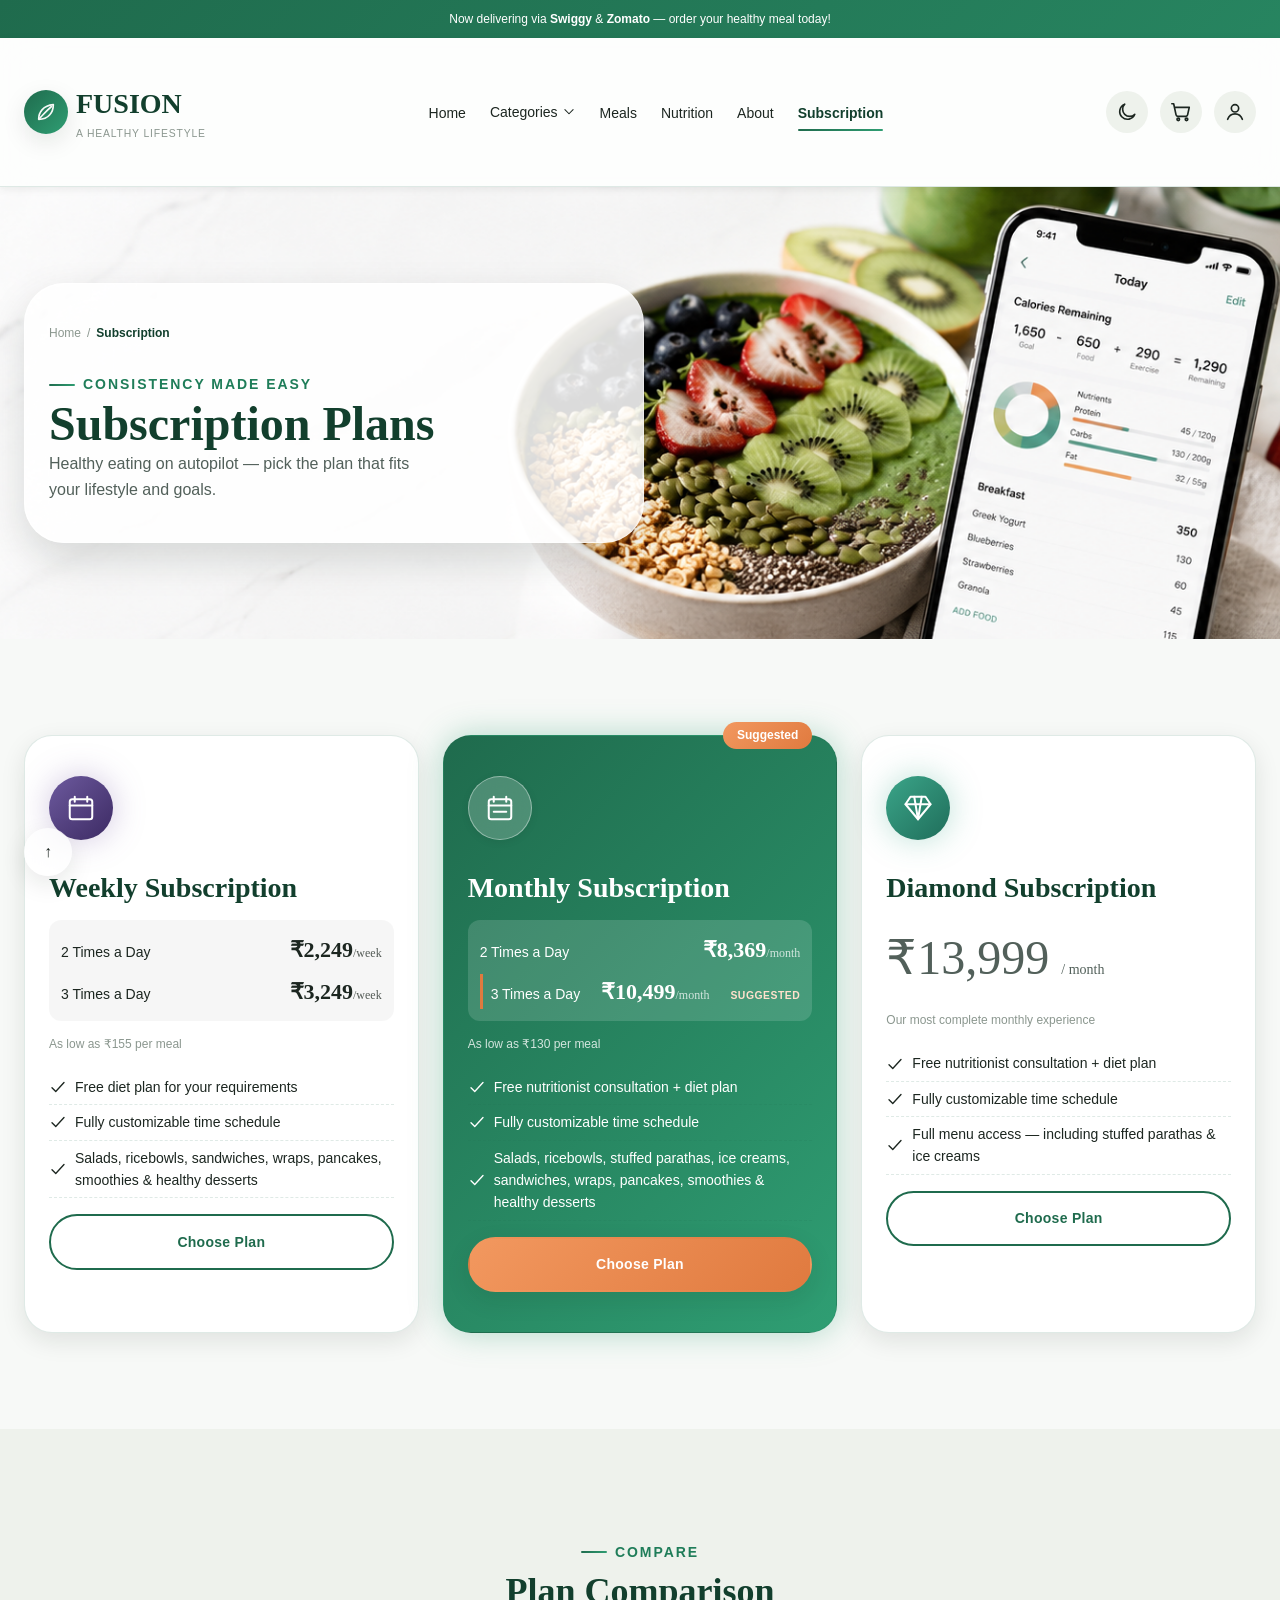
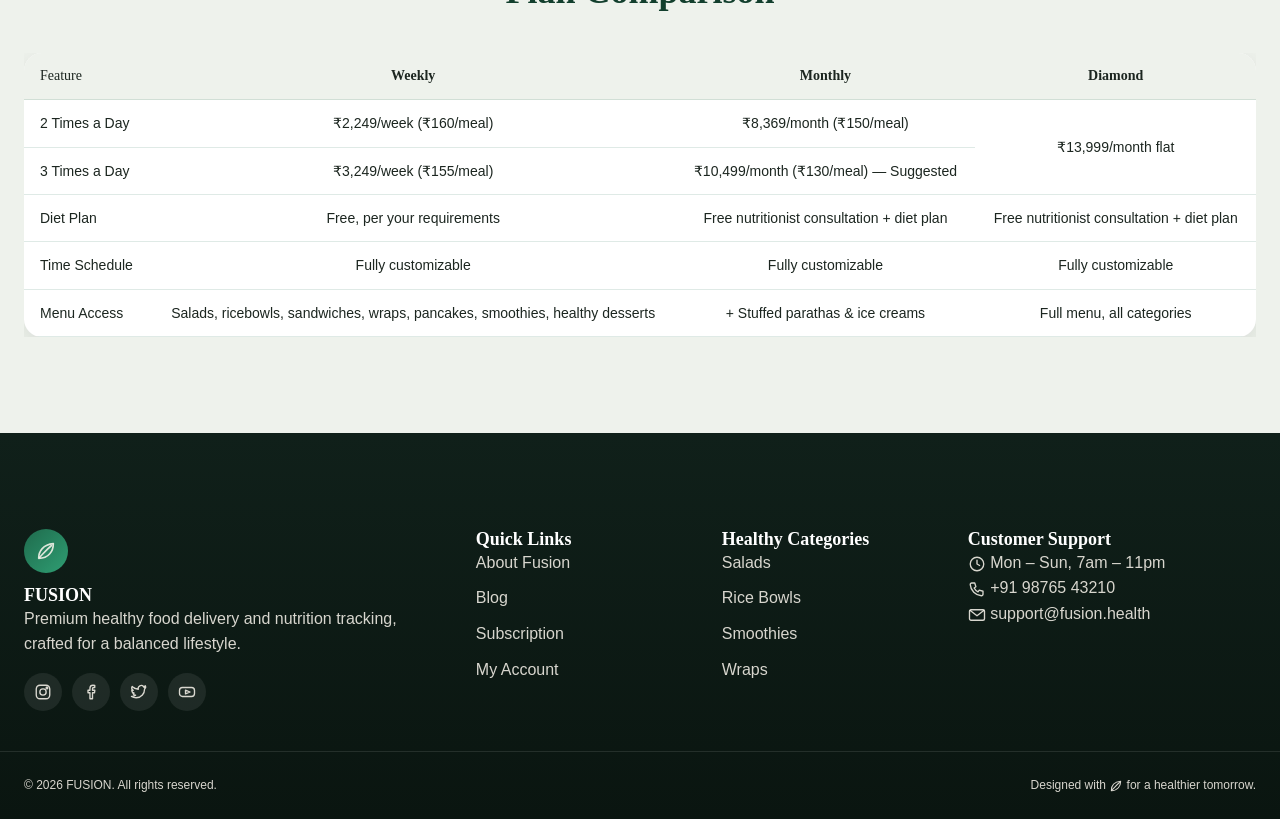
<file: subscription.html>
<!DOCTYPE html>
<html lang="en">

<head>
    <meta charset="UTF-8">
    <meta name="viewport" content="width=device-width, initial-scale=1.0">
    <script>(function () { try { var t = localStorage.getItem("fusion_theme") || (matchMedia("(prefers-color-scheme: dark)").matches ? "dark" : "light"); document.documentElement.setAttribute("data-theme", t); } catch (e) { } })();</script>
    <title>Subscription Plans | FUSION — A Healthy Lifestyle</title>
    <meta name="description"
        content="Compare FUSION's Weekly, Monthly and Diamond subscription plans — healthy meals, nutrition support and diet consultation included.">
    <link rel="stylesheet" href="style.css">
</head>

<body>
    <a class="skip-link" href="#main">Skip to main content</a>

    <div class="promo-bar">
        <svg class="icon promo-bar__truck" aria-hidden="true">
            <use href="images/icons/sprite.svg#icon-truck"></use>
        </svg>
        <span>Now delivering via <strong>Swiggy</strong> &amp; <strong>Zomato</strong> — order your healthy meal
            today!</span>
    </div>

    <header>
        <nav class="navbar" aria-label="Primary navigation">
            <div class="container navbar__inner">
                <a href="index.html" class="navbar__brand">
                    <span class="navbar__brand-mark" aria-hidden="true"><svg class="icon"
                            style="width:22px;height:22px;">
                            <use href="images/icons/sprite.svg#icon-leaf"></use>
                        </svg></span>
                    <span>FUSION<span class="navbar__brand-tagline">A Healthy Lifestyle</span></span>
                </a>
                <input type="checkbox" id="nav-toggle" class="navbar__toggle-input visually-hidden" aria-hidden="true">
                <label for="nav-toggle" class="navbar__toggle"
                    aria-label="Toggle navigation menu"><span></span><span></span><span></span></label>
                <ul class="navbar__menu" id="primary-menu">
                    <li><a href="index.html">Home</a></li>
                    <li class="navbar__dropdown">
                        <a href="categories.html">Categories <svg class="icon navbar__dropdown__chevron">
                                <use href="images/icons/sprite.svg#icon-chevron-down"></use>
                            </svg></a>
                        <div class="navbar__dropdown__panel navbar__mega-menu">
                            <div class="navbar__mega-menu__inner">
                                <div class="navbar__dropdown__col">
                                    <h4>Fresh &amp; Light</h4>
                                    <a href="products.html?category=healthy-salads">Healthy Salads</a>
                                    <a href="products.html?category=veg-rice-bowls">Veg Rice Bowls</a>
                                    <a href="products.html?category=non-veg-rice-bowls">Non-Veg Rice Bowls</a>
                                </div>
                                <div class="navbar__dropdown__col">
                                    <h4>Bread &amp; Wraps</h4>
                                    <a href="products.html?category=sandwiches">Sandwiches</a>
                                    <a href="products.html?category=wraps">Wraps</a>
                                </div>
                                <div class="navbar__dropdown__col">
                                    <h4>Sweet &amp; Drinks</h4>
                                    <a href="products.html?category=pancakes">Pancakes</a>
                                    <a href="products.html?category=smoothies">Smoothies</a>
                                    <a href="products.html?category=healthy-cakes">Healthy Cakes</a>
                                </div>
                                <div class="navbar__dropdown__col">
                                    <h4>Meal Plans</h4>
                                    <a href="subscription.html">Weekly Plans</a>
                                    <a href="subscription.html">Monthly Plans</a>
                                </div>
                                <a href="categories.html" class="navbar__dropdown__viewall">View All Categories
                                    &rarr;</a>
                            </div>
                        </div>
                    </li>
                    <li><a href="products.html">Meals</a></li>
                    <li><a href="nutrition.html">Nutrition</a></li>
                    <li><a href="about.html">About</a></li>
                    <li><a href="subscription.html" aria-current="page">Subscription</a></li>
                </ul>
                <div class="navbar__actions">
                    <button type="button" class="navbar__icon-btn theme-toggle" id="theme-toggle" aria-pressed="false"
                        aria-label="Switch to dark mode"><svg class="icon icon--moon">
                            <use href="images/icons/sprite.svg#icon-moon"></use>
                        </svg><svg class="icon icon--sun">
                            <use href="images/icons/sprite.svg#icon-sun"></use>
                        </svg></button>
                    <a href="cart.html" class="navbar__icon-btn" id="cart-icon" aria-label="View cart"><svg
                            class="icon">
                            <use href="images/icons/sprite.svg#icon-cart"></use>
                        </svg><span class="navbar__badge" data-cart-count>0</span></a>
                    <div class="navbar__dropdown navbar__dropdown--account">
                        <a href="login.html" class="navbar__icon-btn" id="account-icon"
                            aria-label="Account / Login"><svg class="icon">
                                <use href="images/icons/sprite.svg#icon-user"></use>
                            </svg></a>
                        <div class="navbar__dropdown__panel">
                            <a href="login.html"><svg class="icon icon--sm">
                                    <use href="images/icons/sprite.svg#icon-user"></use>
                                </svg> Login</a>
                            <a href="signup.html"><svg class="icon icon--sm">
                                    <use href="images/icons/sprite.svg#icon-user"></use>
                                </svg> Sign Up</a>
                        </div>
                    </div>
                </div>
            </div>
        </nav>
    </header>

    <main id="main">
        <section class="hero hero--banner section--tight" aria-labelledby="page-heading"
            style="background-image:url('images/subscriptionbanner.png');">
            <div class="container anim-fade-up" style="position:relative;z-index:1;">
                <div class="hero__textcard hero__textcard--left">
                    <nav class="breadcrumb" aria-label="Breadcrumb">
                        <a href="index.html">Home</a><span>/</span><span aria-current="page">Subscription</span>
                    </nav>
                    <p class="eyebrow">Consistency Made Easy</p>
                    <h1 id="page-heading">Subscription Plans</h1>
                    <p style="max-width:42ch;">Healthy eating on autopilot — pick the plan that fits your lifestyle and
                        goals.</p>
                </div>
            </div>
        </section>

        <section aria-label="Subscription plan options">
            <div class="container">
                <div class="grid grid--3 reveal-stagger" id="plan-grid">

                    <div class="plan-card" data-plan="weekly">
                        <div class="icon-badge icon-badge--grape mb-sm"><svg class="icon">
                                <use href="images/icons/sprite.svg#icon-calendar"></use>
                            </svg></div>
                        <h3>Weekly Subscription</h3>
                        <div class="plan-card__tiers">
                            <div class="plan-card__tier"><span>2 Times a
                                    Day</span><strong>₹2,249<small>/week</small></strong></div>
                            <div class="plan-card__tier"><span>3 Times a
                                    Day</span><strong>₹3,249<small>/week</small></strong></div>
                        </div>
                        <p class="plan-card__permeal">As low as ₹155 per meal</p>
                        <ul class="plan-card__features">
                            <li><svg class="icon icon--sm">
                                    <use href="images/icons/sprite.svg#icon-check"></use>
                                </svg> Free diet plan for your requirements</li>
                            <li><svg class="icon icon--sm">
                                    <use href="images/icons/sprite.svg#icon-check"></use>
                                </svg> Fully customizable time schedule</li>
                            <li><svg class="icon icon--sm">
                                    <use href="images/icons/sprite.svg#icon-check"></use>
                                </svg> Salads, ricebowls, sandwiches, wraps, pancakes, smoothies &amp; healthy desserts
                            </li>
                        </ul>
                        <button type="button" class="btn btn--outline btn--block" data-action="choose-plan"
                            data-plan-id="weekly">Choose Plan</button>
                    </div>

                    <div class="plan-card plan-card--featured" data-plan="monthly">
                        <span class="plan-card__badge">Suggested</span>
                        <div class="icon-badge icon-badge--glass mb-sm"
                            style="background:rgba(255,255,255,0.2);color:#fff;"><svg class="icon">
                                <use href="images/icons/sprite.svg#icon-calendar-range"></use>
                            </svg></div>
                        <h3>Monthly Subscription</h3>
                        <div class="plan-card__tiers">
                            <div class="plan-card__tier"><span>2 Times a
                                    Day</span><strong>₹8,369<small>/month</small></strong></div>
                            <div class="plan-card__tier plan-card__tier--suggested"><span>3 Times a
                                    Day</span><strong>₹10,499<small>/month</small></strong></div>
                        </div>
                        <p class="plan-card__permeal">As low as ₹130 per meal</p>
                        <ul class="plan-card__features">
                            <li><svg class="icon icon--sm">
                                    <use href="images/icons/sprite.svg#icon-check"></use>
                                </svg> Free nutritionist consultation + diet plan</li>
                            <li><svg class="icon icon--sm">
                                    <use href="images/icons/sprite.svg#icon-check"></use>
                                </svg> Fully customizable time schedule</li>
                            <li><svg class="icon icon--sm">
                                    <use href="images/icons/sprite.svg#icon-check"></use>
                                </svg> Salads, ricebowls, stuffed parathas, ice creams, sandwiches, wraps, pancakes,
                                smoothies &amp; healthy desserts</li>
                        </ul>
                        <button type="button" class="btn btn--accent btn--block" data-action="choose-plan"
                            data-plan-id="monthly">Choose Plan</button>
                    </div>

                    <div class="plan-card" data-plan="diamond">
                        <div class="icon-badge icon-badge--mint mb-sm"><svg class="icon">
                                <use href="images/icons/sprite.svg#icon-diamond"></use>
                            </svg></div>
                        <h3>Diamond Subscription</h3>
                        <p class="plan-card__price">₹13,999 <span>/ month</span></p>
                        <p class="plan-card__permeal">Our most complete monthly experience</p>
                        <ul class="plan-card__features">
                            <li><svg class="icon icon--sm">
                                    <use href="images/icons/sprite.svg#icon-check"></use>
                                </svg> Free nutritionist consultation + diet plan</li>
                            <li><svg class="icon icon--sm">
                                    <use href="images/icons/sprite.svg#icon-check"></use>
                                </svg> Fully customizable time schedule</li>
                            <li><svg class="icon icon--sm">
                                    <use href="images/icons/sprite.svg#icon-check"></use>
                                </svg> Full menu access — including stuffed parathas &amp; ice creams</li>
                        </ul>
                        <button type="button" class="btn btn--outline btn--block" data-action="choose-plan"
                            data-plan-id="diamond">Choose Plan</button>
                    </div>

                </div>
            </div>
        </section>

        <section class="section--alt" aria-labelledby="compare-heading">
            <div class="container">
                <div class="section-heading reveal">
                    <p class="eyebrow">Compare</p>
                    <h2 id="compare-heading">Plan Comparison</h2>
                </div>
                <div style="overflow-x:auto;">
                    <table class="compare-table">
                        <caption class="visually-hidden">Comparison of Weekly, Monthly and Diamond subscription plans
                        </caption>
                        <thead>
                            <tr>
                                <th scope="col">Feature</th>
                                <th scope="col">Weekly</th>
                                <th scope="col">Monthly</th>
                                <th scope="col">Diamond</th>
                            </tr>
                        </thead>
                        <tbody>
                            <tr>
                                <td>2 Times a Day</td>
                                <td>₹2,249/week (₹160/meal)</td>
                                <td>₹8,369/month (₹150/meal)</td>
                                <td rowspan="2">₹13,999/month flat</td>
                            </tr>
                            <tr>
                                <td>3 Times a Day</td>
                                <td>₹3,249/week (₹155/meal)</td>
                                <td>₹10,499/month (₹130/meal) — Suggested</td>
                            </tr>
                            <tr>
                                <td>Diet Plan</td>
                                <td>Free, per your requirements</td>
                                <td>Free nutritionist consultation + diet plan</td>
                                <td>Free nutritionist consultation + diet plan</td>
                            </tr>
                            <tr>
                                <td>Time Schedule</td>
                                <td>Fully customizable</td>
                                <td>Fully customizable</td>
                                <td>Fully customizable</td>
                            </tr>
                            <tr>
                                <td>Menu Access</td>
                                <td>Salads, ricebowls, sandwiches, wraps, pancakes, smoothies, healthy desserts</td>
                                <td>+ Stuffed parathas &amp; ice creams</td>
                                <td>Full menu, all categories</td>
                            </tr>
                        </tbody>
                    </table>
                </div>
            </div>
        </section>
    </main>

    <footer class="footer">
        <div class="container footer__grid">
            <div>
                <span class="footer__brand-mark" aria-hidden="true"><svg class="icon" style="color:#fff;">
                        <use href="images/icons/sprite.svg#icon-leaf"></use>
                    </svg></span>
                <h4>FUSION</h4>
                <p>Premium healthy food delivery and nutrition tracking, crafted for a balanced lifestyle.</p>
                <div class="footer__socials">
                    <a href="#" aria-label="FUSION on Instagram"><svg class="icon icon--sm">
                            <use href="images/icons/sprite.svg#icon-instagram"></use>
                        </svg></a>
                    <a href="#" aria-label="FUSION on Facebook"><svg class="icon icon--sm">
                            <use href="images/icons/sprite.svg#icon-facebook"></use>
                        </svg></a>
                    <a href="#" aria-label="FUSION on Twitter"><svg class="icon icon--sm">
                            <use href="images/icons/sprite.svg#icon-twitter"></use>
                        </svg></a>
                    <a href="#" aria-label="FUSION on YouTube"><svg class="icon icon--sm">
                            <use href="images/icons/sprite.svg#icon-youtube"></use>
                        </svg></a>
                </div>
            </div>
            <div>
                <h4>Quick Links</h4>
                <ul class="footer__links">
                    <li><a href="about.html">About Fusion</a></li>
                    <li><a href="about.html#journal">Blog</a></li>
                    <li><a href="subscription.html">Subscription</a></li>
                    <li><a href="profile.html">My Account</a></li>
                </ul>
            </div>
            <div>
                <h4>Healthy Categories</h4>
                <ul class="footer__links">
                    <li><a href="categories.html">Salads</a></li>
                    <li><a href="categories.html">Rice Bowls</a></li>
                    <li><a href="categories.html">Smoothies</a></li>
                    <li><a href="categories.html">Wraps</a></li>
                </ul>
            </div>
            <div>
                <h4>Customer Support</h4>
                <p><svg class="icon icon--sm">
                        <use href="images/icons/sprite.svg#icon-clock"></use>
                    </svg> Mon &ndash; Sun, 7am &ndash; 11pm</p>
                <p><svg class="icon icon--sm">
                        <use href="images/icons/sprite.svg#icon-phone"></use>
                    </svg> +91 98765 43210</p>
                <p><svg class="icon icon--sm">
                        <use href="images/icons/sprite.svg#icon-envelope"></use>
                    </svg> support@fusion.health</p>
            </div>
        </div>
        <div class="container footer__bottom">
            <p>&copy; 2026 FUSION. All rights reserved.</p>
            <p>Designed with <svg class="icon icon--xs" style="color:var(--color-secondary);">
                    <use href="images/icons/sprite.svg#icon-leaf"></use>
                </svg> for a healthier tomorrow.</p>
        </div>
    </footer>

    <a href="#main" class="back-to-top" aria-label="Back to top">↑</a>

    <script src="./app.js" defer></script>

</body>

</html>
</file>
<file: style.css>
/* ===== variables.css ===== */
:root {
    --color-primary: #1f6b4d;
    --color-primary-light: #2b8563;
    --color-primary-dark: #123f2d;
    --color-secondary: #2f9e73;
    --color-secondary-light: #4fbb8e;
    --color-secondary-dark: #1f7d59;
    --color-accent: #e07a3f;
    --color-accent-light: #f2985f;
    --color-accent-dark: #b85c26;
    --color-success: #2f9e73;
    --color-warning: #e0a83c;
    --color-danger: #d64545;
    --color-info: #3f8ee3;
    --color-bg: #f7f9f7;
    --color-bg-alt: #eef4f0;
    --color-bg-beige: #eef2ec;
    --color-bg-dark: #10201a;
    --color-card: #ffffff;
    --color-card-glass: rgba(255, 255, 255, 0.55);
    --color-card-glass-strong: rgba(255, 255, 255, 0.75);
    --color-card-dark-glass: rgba(16, 32, 26, 0.55);
    --color-text: #1c2620;
    --color-text-muted: #52605a;
    --color-text-soft: #8b978f;
    --color-text-inverse: #f7f9f7;
    --color-border: rgba(31, 107, 77, 0.14);
    --color-border-light: rgba(255, 255, 255, 0.4);
    --color-border-strong: rgba(31, 107, 77, 0.35);
    --shadow-sm: 0 2px 8px rgba(16, 25, 20, 0.07);
    --shadow-md: 0 8px 24px rgba(16, 25, 20, 0.10);
    --shadow-lg: 0 16px 40px rgba(16, 25, 20, 0.14);
    --shadow-xl: 0 24px 60px rgba(16, 25, 20, 0.18);
    --shadow-glow-green: 0 0 32px rgba(47, 158, 115, 0.35);
    --shadow-glow-red: 0 0 32px rgba(224, 122, 63, 0.30);
    --shadow-glow-berry: 0 0 32px rgba(194, 67, 138, 0.35);
    --shadow-glow-citrus: 0 0 32px rgba(224, 163, 60, 0.35);
    --shadow-glow-ocean: 0 0 32px rgba(47, 143, 157, 0.35);
    --shadow-inset: inset 0 1px 0 rgba(255, 255, 255, 0.6);
    --gradient-primary: linear-gradient(135deg, var(--color-primary) 0%, var(--color-secondary) 100%);
    --gradient-hero: linear-gradient(120deg, #eef4f0 0%, #f7f9f7 45%, #e7f1eb 100%);
    --gradient-accent: linear-gradient(135deg, #f2985f 0%, #e07a3f 100%);
    --gradient-green: linear-gradient(135deg, #4fbb8e 0%, #1f7d59 100%);
    --gradient-warm: linear-gradient(135deg, #f2b76a 0%, #e07a3f 100%);
    --gradient-footer: linear-gradient(180deg, #10201a 0%, #0a1510 100%);
    --gradient-radial-glow: radial-gradient(circle at 30% 30%, rgba(47, 158, 115, 0.35), transparent 60%);
    --gradient-overlay: linear-gradient(180deg, rgba(16, 25, 20, 0) 0%, rgba(16, 25, 20, 0.55) 100%);
    --gradient-border: linear-gradient(135deg, var(--color-secondary), var(--color-accent));
    --gradient-berry: linear-gradient(135deg, #b23e78 0%, #6b1f4f 100%);
    --gradient-citrus: linear-gradient(135deg, #e0a83c 0%, #c9762a 100%);
    --gradient-ocean: linear-gradient(135deg, #2f8f9d 0%, #1c5560 100%);
    --gradient-grape: linear-gradient(135deg, #6d5a9e 0%, #3c2a63 100%);
    --gradient-mint: linear-gradient(135deg, #3ba589 0%, #1f6d5a 100%);
    --gradient-cocoa: linear-gradient(135deg, #a9723f 0%, #5a3a1e 100%);
    --gradient-card-soft: linear-gradient(160deg, #ffffff 0%, #f7f9f7 55%, #eef4f0 100%);
    --radius-xs: 6px;
    --radius-sm: 12px;
    --radius-md: 18px;
    --radius-lg: 28px;
    --radius-xl: 40px;
    --radius-full: 999px;
    --space-3xs: 0.25rem;
    --space-2xs: 0.5rem;
    --space-xs: 0.75rem;
    --space-sm: 1rem;
    --space-md: 1.5rem;
    --space-lg: 2.5rem;
    --space-xl: 4rem;
    --space-2xl: 6rem;
    --space-3xl: 8rem;
    --transition-fast: 0.18s ease;
    --transition-base: 0.32s cubic-bezier(0.22, 1, 0.36, 1);
    --transition-slow: 0.6s cubic-bezier(0.22, 1, 0.36, 1);
    --transition-bounce: 0.5s cubic-bezier(0.34, 1.56, 0.64, 1);
    --container-max: 1320px;
    --container-narrow: 860px;
    --header-height: 84px;
    --blur-glass: 18px;
    --font-heading: "Georgia", "Playfair Display", serif;
    --font-body: "Segoe UI", "Helvetica Neue", Arial, sans-serif;
    --fs-xs: 0.75rem;
    --fs-sm: 0.875rem;
    --fs-base: 1rem;
    --fs-md: 1.125rem;
    --fs-lg: 1.375rem;
    --fs-xl: 1.75rem;
    --fs-2xl: 2.25rem;
    --fs-3xl: 3rem;
    --fs-4xl: 3.75rem;
    --fw-regular: 400;
    --fw-medium: 500;
    --fw-semibold: 600;
    --fw-bold: 700;
    --lh-tight: 1.15;
    --lh-normal: 1.6;
    --lh-loose: 1.9;
    --z-navbar: 1000;
    --z-fixed: 900;
    --z-overlay: 800;
    --z-dropdown: 700;
}

:root[data-theme="dark"] {
    --color-bg: #0e1a15;
    --color-bg-alt: #142720;
    --color-bg-beige: #16281f;
    --color-card: #16281f;
    --color-card-glass: rgba(20, 39, 32, 0.55);
    --color-card-glass-strong: rgba(20, 39, 32, 0.78);
    --color-text: #eef4f0;
    --color-text-muted: #b9c7bf;
    --color-text-soft: #8b978f;
    --color-text-inverse: #101d17;
    --color-border: rgba(255, 255, 255, 0.10);
    --color-border-light: rgba(255, 255, 255, 0.14);
    --color-border-strong: rgba(255, 255, 255, 0.22);
    --gradient-hero: linear-gradient(120deg, #142720 0%, #0e1a15 45%, #16281f 100%);
    --shadow-sm: 0 2px 8px rgba(0, 0, 0, 0.30);
    --shadow-md: 0 8px 24px rgba(0, 0, 0, 0.36);
    --shadow-lg: 0 16px 40px rgba(0, 0, 0, 0.42);
    --shadow-xl: 0 24px 60px rgba(0, 0, 0, 0.5);
    --color-primary-dark: #eaf6ef;
    --color-secondary-dark: #5ecb98;
    --gradient-card-soft: linear-gradient(160deg, #1a3327 0%, #16281f 55%, #122219 100%);
}
/* ===== style.css (base) ===== */
*,
*::before,
*::after {
    box-sizing: border-box;
    margin: 0;
    padding: 0;
}

html {
    scroll-behavior: smooth;
    -webkit-text-size-adjust: 100%;
}

body {
    font-family: var(--font-body);
    font-size: var(--fs-base);
    line-height: var(--lh-normal);
    color: var(--color-text);
    background-color: var(--color-bg);
    overflow-x: hidden;
    min-height: 100vh;
}

img,
picture,
svg {
    display: block;
    max-width: 100%;
}

ul,
ol {
    list-style: none;
}

a {
    color: inherit;
    text-decoration: none;
}

button,
input,
select,
textarea {
    font: inherit;
    color: inherit;
}

button {
    cursor: pointer;
    background: none;
    border: none;
}

table {
    border-collapse: collapse;
    width: 100%;
}

.visually-hidden {
    position: absolute !important;
    width: 1px;
    height: 1px;
    padding: 0;
    margin: -1px;
    overflow: hidden;
    clip: rect(0, 0, 0, 0);
    white-space: nowrap;
    border: 0;
}

.skip-link {
    position: absolute;
    top: -60px;
    left: var(--space-sm);
    z-index: 2000;
    background: var(--color-primary);
    color: var(--color-text-inverse);
    padding: var(--space-xs) var(--space-sm);
    border-radius: var(--radius-xs);
    transition: top var(--transition-fast);
}

.skip-link:focus {
    top: var(--space-sm);
}

:focus-visible {
    outline: 3px solid var(--color-secondary);
    outline-offset: 3px;
}

@media (prefers-reduced-motion: reduce) {

    *,
    *::before,
    *::after {
        animation-duration: 0.001ms !important;
        animation-iteration-count: 1 !important;
        transition-duration: 0.001ms !important;
        scroll-behavior: auto !important;
    }
}
h1,
h2,
h3,
h4,
h5,
h6 {
    font-family: var(--font-heading);
    line-height: var(--lh-tight);
    font-weight: var(--fw-bold);
    color: var(--color-primary-dark);
}

h1 {
    font-size: var(--fs-3xl);
}

h2 {
    font-size: var(--fs-2xl);
}

h3 {
    font-size: var(--fs-xl);
}

h4 {
    font-size: var(--fs-md);
}

p {
    color: var(--color-text-muted);
}

.eyebrow {
    display: inline-flex;
    align-items: center;
    gap: var(--space-2xs);
    font-size: var(--fs-sm);
    font-weight: var(--fw-semibold);
    letter-spacing: 0.14em;
    text-transform: uppercase;
    color: var(--color-secondary-dark);
}

.eyebrow::before {
    content: "";
    width: 26px;
    height: 2px;
    background: var(--gradient-primary);
    border-radius: var(--radius-full);
}

.section-heading {
    max-width: var(--container-narrow);
    margin-inline: auto;
    text-align: center;
    margin-bottom: var(--space-lg);
}

.section-heading h2 {
    margin-top: var(--space-2xs);
}

.section-heading p {
    margin-top: var(--space-sm);
}

.text-gradient {
    background: var(--gradient-primary);
    -webkit-background-clip: text;
    background-clip: text;
    color: transparent;
}
.container {
    width: 100%;
    max-width: var(--container-max);
    margin-inline: auto;
    padding-inline: var(--space-md);
}

.container--narrow {
    max-width: var(--container-narrow);
}

main {
    display: block;
}

section {
    padding-block: var(--space-2xl);
    position: relative;
}

.section--tight {
    padding-block: var(--space-xl);
}

.section--alt {
    background: var(--color-bg-beige);
}

.grid {
    display: grid;
    gap: var(--space-md);
}

.grid--2 {
    grid-template-columns: repeat(1, 1fr);
}

.grid--3 {
    grid-template-columns: repeat(1, 1fr);
}

.grid--4 {
    grid-template-columns: repeat(1, 1fr);
}

.flex {
    display: flex;
}

.flex--center {
    align-items: center;
    justify-content: center;
}

.flex--between {
    align-items: center;
    justify-content: space-between;
}

.flex--wrap {
    flex-wrap: wrap;
}

.flex--gap-sm {
    gap: var(--space-xs);
}

.flex--gap-md {
    gap: var(--space-md);
}

.organic-shape {
    position: absolute;
    z-index: 0;
    filter: blur(2px);
    opacity: 0.55;
    pointer-events: none;
}

.organic-shape--blob-1 {
    width: 340px;
    height: 340px;
    top: -80px;
    left: -100px;
    background: var(--gradient-green);
    border-radius: 42% 58% 65% 35% / 45% 45% 55% 55%;
    animation: blobMorph 14s ease-in-out infinite;
}

.organic-shape--blob-2 {
    width: 280px;
    height: 280px;
    bottom: -60px;
    right: -80px;
    background: var(--gradient-warm);
    border-radius: 60% 40% 30% 70% / 60% 30% 70% 40%;
    animation: blobMorph 18s ease-in-out infinite reverse;
}

.pattern-overlay {
    position: absolute;
    inset: 0;
    background-image: radial-gradient(rgba(74, 93, 35, 0.08) 1.5px, transparent 1.5px);
    background-size: 26px 26px;
    z-index: 0;
    pointer-events: none;
}

.img-placeholder {
    position: relative;
    display: flex;
    align-items: center;
    justify-content: center;
    width: 100%;
    aspect-ratio: 4 / 3;
    border-radius: var(--radius-md);
    background: linear-gradient(135deg, #eef2df 0%, #fbeee1 100%);
    overflow: hidden;
    isolation: isolate;
}

.img-placeholder::before {
    content: "";
    position: absolute;
    inset: 0;
    background-image:
        linear-gradient(120deg, rgba(255, 255, 255, 0.5) 0%, transparent 40%),
        repeating-linear-gradient(45deg, rgba(74, 93, 35, 0.05) 0 12px, transparent 12px 24px);
}

.img-placeholder__icon {
    position: relative;
    z-index: 1;
    font-size: 2.5rem;
    filter: drop-shadow(0 6px 10px rgba(35, 41, 26, 0.15));
}

.img-placeholder__label {
    position: absolute;
    bottom: var(--space-2xs);
    right: var(--space-xs);
    z-index: 1;
    font-size: var(--fs-xs);
    color: var(--color-text-soft);
    background: var(--color-card-glass-strong);
    padding: 2px 8px;
    border-radius: var(--radius-full);
    letter-spacing: 0.04em;
}

.img-placeholder--square {
    aspect-ratio: 1 / 1;
}

.img-placeholder--wide {
    aspect-ratio: 16 / 9;
}

.img-placeholder--tall {
    aspect-ratio: 3 / 4;
}

.img-placeholder--round {
    border-radius: var(--radius-full);
}

.img-placeholder--hero {
    aspect-ratio: 1 / 1;
    border-radius: var(--radius-xl);
    background: var(--gradient-hero);
    box-shadow: var(--shadow-xl);
}

.img-placeholder--thumb {
    aspect-ratio: 1 / 1;
    border-radius: var(--radius-sm);
}

.img-placeholder--avatar {
    aspect-ratio: 1 / 1;
    border-radius: var(--radius-full);
    width: 76px;
}

.text-center {
    text-align: center;
}

.mt-sm {
    margin-top: var(--space-sm);
}

.mt-md {
    margin-top: var(--space-md);
}

.mt-lg {
    margin-top: var(--space-lg);
}

.mb-sm {
    margin-bottom: var(--space-sm);
}

.mb-md {
    margin-bottom: var(--space-md);
}

.mb-lg {
    margin-bottom: var(--space-lg);
}
/* ===== components.css ===== */

.icon {
    display: inline-block;
    vertical-align: middle;
    width: 22px;
    height: 22px;
    flex-shrink: 0;
    fill: none;
    stroke: currentColor;
    stroke-width: 1.8;
    stroke-linecap: round;
    stroke-linejoin: round;
}

.icon--xs {
    width: 14px;
    height: 14px;
}

.icon--sm {
    width: 18px;
    height: 18px;
}

.icon--lg {
    width: 28px;
    height: 28px;
}

.icon--xl {
    width: 36px;
    height: 36px;
}

.icon--filled {
    fill: currentColor;
    stroke: none;
}


.icon-badge {
    display: inline-flex;
    align-items: center;
    justify-content: center;
    flex-shrink: 0;
    width: 64px;
    height: 64px;
    border-radius: var(--radius-full);
    background: var(--gradient-primary);
    color: #fff;
    box-shadow: var(--shadow-glow-green);
    transition: transform var(--transition-bounce), box-shadow var(--transition-base);
}

.icon-badge .icon {
    width: 30px;
    height: 30px;
    stroke-width: 1.6;
}

.icon-badge--xs {
    width: 40px;
    height: 40px;
}

.icon-badge--xs .icon {
    width: 18px;
    height: 18px;
}

.icon-badge--sm {
    width: 48px;
    height: 48px;
}

.icon-badge--sm .icon {
    width: 22px;
    height: 22px;
}

.icon-badge--lg {
    width: 88px;
    height: 88px;
}

.icon-badge--lg .icon {
    width: 40px;
    height: 40px;
}

.icon-badge--xl {
    width: 120px;
    height: 120px;
}

.icon-badge--xl .icon {
    width: 54px;
    height: 54px;
}

.icon-badge--square {
    border-radius: var(--radius-lg);
}

.icon-badge--green {
    background: var(--gradient-green);
    box-shadow: var(--shadow-glow-green);
}

.icon-badge--warm {
    background: var(--gradient-warm);
    box-shadow: 0 0 32px rgba(255, 140, 80, 0.35);
}

.icon-badge--accent {
    background: var(--gradient-accent);
    box-shadow: var(--shadow-glow-red);
}

.icon-badge--berry {
    background: var(--gradient-berry);
    box-shadow: var(--shadow-glow-berry);
}

.icon-badge--citrus {
    background: var(--gradient-citrus);
    box-shadow: var(--shadow-glow-citrus);
}

.icon-badge--ocean {
    background: var(--gradient-ocean);
    box-shadow: var(--shadow-glow-ocean);
}

.icon-badge--grape {
    background: var(--gradient-grape);
    box-shadow: 0 0 32px rgba(123, 94, 167, 0.35);
}

.icon-badge--mint {
    background: var(--gradient-mint);
    box-shadow: 0 0 32px rgba(59, 165, 137, 0.35);
}

.icon-badge--cocoa {
    background: var(--gradient-cocoa);
    box-shadow: 0 0 32px rgba(169, 114, 63, 0.35);
}

.icon-badge--glass {
    background: var(--color-card-glass-strong);
    backdrop-filter: blur(var(--blur-glass));
    -webkit-backdrop-filter: blur(var(--blur-glass));
    color: var(--color-primary-dark);
    box-shadow: var(--shadow-sm);
    border: 1px solid var(--color-border-light);
}

.card:hover .icon-badge,
.product-card:hover .icon-badge,
.category-card:hover .icon-badge {
    transform: scale(1.12) rotate(-6deg);
}

.icon-banner {
    position: relative;
    display: flex;
    align-items: center;
    justify-content: center;
    width: 100%;
    aspect-ratio: 4 / 3;
    overflow: hidden;
    color: #fff;
    background: var(--gradient-primary);
    background-size: 200% 200%;
    animation: gradientShift 10s ease infinite;
}

.icon-banner .icon {
    width: 25%;
    height: 25%;
    min-width: 44px;
    min-height: 44px;
    stroke-width: 1.3;
    filter: drop-shadow(0 6px 14px rgba(0, 0, 0, 0.18));
}

.icon-banner--green {
    background-image: var(--gradient-green);
}

.icon-banner--warm {
    background-image: var(--gradient-warm);
}

.icon-banner--accent {
    background-image: var(--gradient-accent);
}

.icon-banner--berry {
    background-image: var(--gradient-berry);
}

.icon-banner--citrus {
    background-image: var(--gradient-citrus);
}

.icon-banner--ocean {
    background-image: var(--gradient-ocean);
}

.icon-banner--grape {
    background-image: var(--gradient-grape);
}

.icon-banner--mint {
    background-image: var(--gradient-mint);
}

.icon-banner--cocoa {
    background-image: var(--gradient-cocoa);
}

.icon-banner--square {
    aspect-ratio: 1 / 1;
}

.icon-banner--wide {
    aspect-ratio: 16 / 9;
}

.icon-banner--photo {
    background-size: cover;
    background-position: center;
    animation: none;
}

.icon-banner::after {
    content: "";
    position: absolute;
    inset: 0;
    background: radial-gradient(circle at 30% 20%, rgba(255, 255, 255, 0.25), transparent 55%);
    pointer-events: none;
}

.bg-gradient-primary {
    background: var(--gradient-primary);
}

.bg-gradient-green {
    background: var(--gradient-green);
}

.bg-gradient-warm {
    background: var(--gradient-warm);
}

.bg-gradient-accent {
    background: var(--gradient-accent);
}

.bg-gradient-berry {
    background: var(--gradient-berry);
}

.bg-gradient-citrus {
    background: var(--gradient-citrus);
}

.bg-gradient-ocean {
    background: var(--gradient-ocean);
}

.bg-gradient-grape {
    background: var(--gradient-grape);
}

.bg-gradient-mint {
    background: var(--gradient-mint);
}

.bg-gradient-cocoa {
    background: var(--gradient-cocoa);
}

.bg-gradient-animated {
    background-size: 200% 200%;
    animation: gradientShift 12s ease infinite;
}

.js .reveal {
    opacity: 0;
    transform: translateY(44px);
    transition: opacity 0.8s cubic-bezier(0.22, 1, 0.36, 1), transform 0.8s cubic-bezier(0.22, 1, 0.36, 1);
}

.js .reveal--left {
    transform: translateX(-60px);
}

.js .reveal--right {
    transform: translateX(60px);
}

.js .reveal--zoom {
    transform: scale(0.85);
}

.js .reveal.is-visible {
    opacity: 1;
    transform: translateY(0) translateX(0) scale(1);
}

.js .reveal-stagger>* {
    opacity: 0;
    transform: translateY(44px);
    transition: opacity 0.7s cubic-bezier(0.22, 1, 0.36, 1), transform 0.7s cubic-bezier(0.22, 1, 0.36, 1);
}

.js .reveal-stagger.is-visible>* {
    opacity: 1;
    transform: translateY(0);
}

.js .reveal-stagger.is-visible>*:nth-child(1) {
    transition-delay: 0.05s;
}

.js .reveal-stagger.is-visible>*:nth-child(2) {
    transition-delay: 0.15s;
}

.js .reveal-stagger.is-visible>*:nth-child(3) {
    transition-delay: 0.25s;
}

.js .reveal-stagger.is-visible>*:nth-child(4) {
    transition-delay: 0.35s;
}

.js .reveal-stagger.is-visible>*:nth-child(5) {
    transition-delay: 0.45s;
}

.js .reveal-stagger.is-visible>*:nth-child(6) {
    transition-delay: 0.55s;
}

.js .reveal-stagger.is-visible>*:nth-child(7) {
    transition-delay: 0.65s;
}

.js .reveal-stagger.is-visible>*:nth-child(8) {
    transition-delay: 0.75s;
}

.parallax-band {
    background-attachment: fixed;
    background-position: center;
    background-size: cover;
    position: relative;
}

@media (max-width: 767px) {

    .parallax-band,
    .hero--banner {
        background-attachment: scroll;
    }

    .hero--home {
        min-height: 440px;
    }
}

.hover-lift {
    transition: transform var(--transition-base), box-shadow var(--transition-base);
}

.hover-lift:hover {
    transform: translateY(-10px);
}

.btn {
    display: inline-flex;
    align-items: center;
    justify-content: center;
    gap: var(--space-2xs);
    padding: 0.9rem 1.9rem;
    border-radius: var(--radius-full);
    font-weight: var(--fw-semibold);
    font-size: var(--fs-sm);
    letter-spacing: 0.02em;
    border: 2px solid transparent;
    transition: transform var(--transition-base), box-shadow var(--transition-base), background var(--transition-base), color var(--transition-base);
    white-space: nowrap;
}

.btn:active {
    transform: translateY(1px) scale(0.98);
}

.btn--primary {
    background: var(--gradient-primary);
    background-size: 200% 200%;
    color: var(--color-text-inverse);
    box-shadow: var(--shadow-md);
}

.btn--primary:hover {
    box-shadow: var(--shadow-glow-green);
    transform: translateY(-3px);
    background-position: 100% 0;
}

.btn--accent {
    background: var(--gradient-accent);
    color: var(--color-text-inverse);
    box-shadow: var(--shadow-md);
}

.btn--accent:hover {
    box-shadow: var(--shadow-glow-red);
    transform: translateY(-3px);
}

.btn--outline {
    background: transparent;
    border-color: var(--color-primary);
    color: var(--color-primary);
}

.btn--outline:hover {
    background: var(--color-primary);
    color: var(--color-text-inverse);
    transform: translateY(-3px);
}

.btn--ghost {
    background: var(--color-card-glass);
    backdrop-filter: blur(var(--blur-glass));
    -webkit-backdrop-filter: blur(var(--blur-glass));
    border-color: var(--color-border-light);
    color: var(--color-primary-dark);
}

.btn--ghost:hover {
    background: var(--color-card-glass-strong);
    transform: translateY(-3px);
}

.btn--sm {
    padding: 0.55rem 1.2rem;
    font-size: var(--fs-xs);
}

.btn--lg {
    padding: 1.1rem 2.4rem;
    font-size: var(--fs-md);
}

.btn--block {
    width: 100%;
}

.btn--icon {
    width: 46px;
    height: 46px;
    padding: 0;
    border-radius: var(--radius-full);
}

.glass {
    background: var(--color-card-glass);
    backdrop-filter: blur(var(--blur-glass));
    -webkit-backdrop-filter: blur(var(--blur-glass));
    border: 1px solid var(--color-border-light);
}

.card {
    background: var(--color-card);
    border-radius: var(--radius-md);
    box-shadow: var(--shadow-md);
    transition: transform var(--transition-base), box-shadow var(--transition-base);
    border: 1px solid var(--color-border);
}

.card:hover {
    transform: translateY(-8px);
    box-shadow: var(--shadow-xl);
}

.card--gradient-border {
    position: relative;
    border: none;
}

.card--gradient-border::before {
    content: "";
    position: absolute;
    inset: 0;
    padding: 2px;
    border-radius: inherit;
    background: var(--gradient-border);
    -webkit-mask: linear-gradient(#fff 0 0) content-box, linear-gradient(#fff 0 0);
    -webkit-mask-composite: xor;
    mask-composite: exclude;
    pointer-events: none;
}


.promo-bar {
    position: relative;
    overflow: hidden;
    background: var(--gradient-primary);
    background-size: 200% 200%;
    animation: gradientShift 14s ease infinite;
    color: #fff;
    text-align: center;
    font-size: var(--fs-xs);
    font-weight: var(--fw-medium);
    padding: 0.6rem var(--space-sm);
    display: flex;
    align-items: center;
    justify-content: center;
    gap: 8px;
    flex-wrap: wrap;
}

.promo-bar .icon {
    width: 16px;
    height: 16px;
    flex-shrink: 0;
}

.promo-bar__truck {
    position: absolute;
    top: 50%;
    left: -8%;
    width: 20px;
    height: 20px;
    color: maroon;
    transform: translateY(-50%) scale(1);
    animation: promoTruckDrive 9s linear infinite;
}

@keyframes promoTruckDrive {
    0% {
        left: -8%;
        transform: translateY(-50%) scale(1);
    }

    42% {
        transform: translateY(-50%) scale(1);
    }

    50% {
        left: 50%;
        transform: translateY(-50%) scale(1.7);
    }

    58% {
        transform: translateY(-50%) scale(1);
    }

    100% {
        left: 108%;
        transform: translateY(-50%) scale(1);
    }
}

.promo-bar strong {
    font-weight: var(--fw-bold);
}

.promo-bar code {
    background: rgba(255, 255, 255, 0.22);
    padding: 0.1rem 0.5rem;
    border-radius: var(--radius-full);
    font-family: var(--font-body);
    font-weight: var(--fw-bold);
    letter-spacing: 0.03em;
}

header {
    position: sticky;
    top: 0;
    z-index: var(--z-navbar);
}

.navbar {
    position: sticky;
    top: 0;
    z-index: var(--z-navbar);
    background: var(--color-card-glass-strong);
    backdrop-filter: blur(var(--blur-glass));
    -webkit-backdrop-filter: blur(var(--blur-glass));
    border-bottom: 1px solid var(--color-border);
    box-shadow: var(--shadow-sm);
}


.navbar__searchrow {
    display: none;
    align-items: center;
    gap: var(--space-md);
    padding-block: var(--space-xs);
    border-top: 1px solid var(--color-border);
}

.navbar__location {
    display: flex;
    align-items: center;
    gap: 6px;
    font-size: var(--fs-sm);
    color: var(--color-text-muted);
    white-space: nowrap;
    flex-shrink: 0;
}

.navbar__location .icon--pin {
    color: var(--color-secondary);
}

.navbar__location strong {
    color: var(--color-text);
    font-weight: var(--fw-semibold);
}

.navbar__location .icon--chev {
    width: 14px;
    height: 14px;
}

.navbar__searchrow .search-box {
    flex: 1;
    min-width: 220px;
    background: var(--color-bg-beige);
    border-color: transparent;
}

.navbar__searchrow .btn {
    flex-shrink: 0;
}

.navbar__inner {
    position: relative;
    display: flex;
    flex-wrap: wrap;
    align-items: center;
    justify-content: space-between;
    gap: var(--space-md);
    min-height: var(--header-height);
}

.navbar__brand {
    display: flex;
    align-items: center;
    gap: var(--space-2xs);
    font-family: var(--font-heading);
    font-size: var(--fs-xl);
    font-weight: var(--fw-bold);
    color: var(--color-primary-dark);
    order: 1;
}

.navbar__brand-mark {
    display: grid;
    place-items: center;
    width: 44px;
    height: 44px;
    border-radius: var(--radius-full);
    background: var(--gradient-primary);
    color: var(--color-text-inverse);
    font-size: 1.3rem;
    box-shadow: var(--shadow-md);
}

.navbar__brand-tagline {
    display: block;
    font-family: var(--font-body);
    font-size: 0.65rem;
    font-weight: var(--fw-regular);
    letter-spacing: 0.08em;
    text-transform: uppercase;
    color: var(--color-text-soft);
}

.navbar__toggle-input {
    position: absolute;
}

.navbar__toggle {
    display: inline-flex;
    flex-direction: column;
    gap: 5px;
    width: 44px;
    height: 44px;
    align-items: center;
    justify-content: center;
    border-radius: var(--radius-xs);
    order: 3;
    transition: transform var(--transition-fast);
}

.navbar__toggle span {
    width: 22px;
    height: 2px;
    background: var(--color-primary-dark);
    border-radius: var(--radius-full);
    transition: transform var(--transition-fast), opacity var(--transition-fast);
}

.navbar__toggle-input:checked~.navbar__toggle span:nth-child(1) {
    transform: translateY(7px) rotate(45deg);
}

.navbar__toggle-input:checked~.navbar__toggle span:nth-child(2) {
    opacity: 0;
}

.navbar__toggle-input:checked~.navbar__toggle span:nth-child(3) {
    transform: translateY(-7px) rotate(-45deg);
}

.navbar__menu {
    display: none;
    align-items: center;
    gap: var(--space-md);
    order: 4;
}

.navbar__toggle-input:checked~.navbar__menu {
    display: flex;
    position: absolute;
    top: 100%;
    left: 0;
    right: 0;
    flex-direction: column;
    align-items: flex-start;
    gap: var(--space-2xs);
    background: var(--color-card-glass-strong);
    backdrop-filter: blur(var(--blur-glass));
    -webkit-backdrop-filter: blur(var(--blur-glass));
    padding: var(--space-sm) var(--space-md) var(--space-md);
    border-bottom: 1px solid var(--color-border);
    box-shadow: var(--shadow-md);
    animation: fadeInDown var(--transition-base) both;
}

.navbar__menu a {
    padding-block: var(--space-2xs);
    width: 100%;
}

.navbar__menu a {
    position: relative;
    font-weight: var(--fw-medium);
    font-size: var(--fs-sm);
    color: var(--color-text);
    padding-block: var(--space-2xs);
}

.navbar__menu a::after {
    content: "";
    position: absolute;
    left: 0;
    bottom: -2px;
    width: 0;
    height: 2px;
    background: var(--gradient-primary);
    border-radius: var(--radius-full);
    transition: width var(--transition-base);
}

.navbar__menu a:hover::after,
.navbar__menu a[aria-current="page"]::after {
    width: 100%;
}

.navbar__menu a[aria-current="page"] {
    color: var(--color-primary-dark);
    font-weight: var(--fw-semibold);
}

.navbar__actions {
    display: flex;
    align-items: center;
    gap: var(--space-xs);
    order: 2;
}

.navbar__dropdown {
    position: relative;
}

.navbar__dropdown>a {
    display: inline-flex;
    align-items: center;
    gap: 4px;
}

.navbar__dropdown__chevron {
    width: 14px;
    height: 14px;
    transition: transform var(--transition-base);
}

.navbar__dropdown:hover .navbar__dropdown__chevron,
.navbar__dropdown:focus-within .navbar__dropdown__chevron,
.navbar__dropdown.is-open .navbar__dropdown__chevron {
    transform: rotate(180deg);
}

.navbar__dropdown__panel {
    position: absolute;
    top: calc(100% + 16px);
    left: 50%;
    transform: translateX(-50%) translateY(10px);
    z-index: var(--z-dropdown);
    min-width: 560px;
    background: var(--color-card-glass-strong);
    backdrop-filter: blur(var(--blur-glass));
    -webkit-backdrop-filter: blur(var(--blur-glass));
    border: 1px solid var(--color-border-light);
    border-radius: var(--radius-lg);
    box-shadow: var(--shadow-xl);
    padding: var(--space-md);
    display: grid;
    grid-template-columns: repeat(4, 1fr);
    gap: var(--space-md);
    opacity: 0;
    visibility: hidden;
    pointer-events: none;
    transition: opacity var(--transition-base), transform var(--transition-base), visibility var(--transition-base);
}

.navbar__dropdown:hover .navbar__dropdown__panel,
.navbar__dropdown:focus-within .navbar__dropdown__panel,
.navbar__dropdown.is-open .navbar__dropdown__panel {
    opacity: 1;
    visibility: visible;
    pointer-events: auto;
    transform: translateX(-50%) translateY(0);
}

.navbar__mega-menu.navbar__dropdown__panel {
    position: fixed;
    top: var(--header-height);
    left: 0;
    right: 0;
    transform: translateY(6px);
    width: 100%;
    min-width: 0;
    max-width: none;
    border-left: none;
    border-right: none;
    border-radius: 0;
    display: block;
    padding: 0;
}

.navbar__dropdown:hover .navbar__mega-menu.navbar__dropdown__panel,
.navbar__dropdown:focus-within .navbar__mega-menu.navbar__dropdown__panel,
.navbar__dropdown.is-open .navbar__mega-menu.navbar__dropdown__panel {
    transform: translateY(0);
}

.navbar__mega-menu__inner {
    max-width: var(--container-max);
    margin-inline: auto;
    padding: var(--space-lg) var(--space-md);
    display: grid;
    grid-template-columns: repeat(4, 1fr);
    gap: var(--space-lg);
}

.navbar__dropdown__col h4 {
    font-size: var(--fs-xs);
    text-transform: uppercase;
    letter-spacing: 0.06em;
    color: var(--color-secondary-dark);
    margin-bottom: 8px;
    font-family: var(--font-body);
    font-weight: var(--fw-semibold);
}

.navbar__dropdown__col a {
    display: block;
    padding: 6px 0;
    font-size: var(--fs-sm);
    color: var(--color-text);
    transition: color var(--transition-fast), transform var(--transition-fast);
}

.navbar__dropdown__col a:hover {
    color: var(--color-primary);
    transform: translateX(3px);
}

.navbar__dropdown__viewall {
    grid-column: 1 / -1;
    border-top: 1px dashed var(--color-border);
    padding-top: var(--space-sm);
    margin-top: 4px;
    display: flex;
    align-items: center;
    gap: 6px;
    font-weight: var(--fw-semibold);
    color: var(--color-primary-dark) !important;
}

.navbar__dropdown--account .navbar__dropdown__panel {
    left: auto;
    right: 0;
    transform: translateY(10px);
    min-width: 190px;
    grid-template-columns: 1fr;
    padding: 8px;
}

.navbar__dropdown--account:hover .navbar__dropdown__panel,
.navbar__dropdown--account:focus-within .navbar__dropdown__panel,
.navbar__dropdown--account.is-open .navbar__dropdown__panel {
    transform: translateY(0);
}

.navbar__dropdown--account .navbar__dropdown__panel a {
    display: flex;
    align-items: center;
    gap: 10px;
    padding: 0.65rem 0.75rem;
    border-radius: var(--radius-sm);
    font-size: var(--fs-sm);
    font-weight: var(--fw-medium);
}

.navbar__dropdown--account .navbar__dropdown__panel a:hover {
    background: var(--color-bg-beige);
    color: var(--color-primary-dark);
    transform: none;
}

.navbar__icon-btn {
    position: relative;
    display: inline-flex;
    align-items: center;
    justify-content: center;
    width: 42px;
    height: 42px;
    border-radius: var(--radius-full);
    background: var(--color-bg-beige);
    font-size: 1.1rem;
    transition: transform var(--transition-base), background var(--transition-base);
}

.navbar__icon-btn:hover {
    background: var(--gradient-primary);
    color: var(--color-text-inverse);
    transform: translateY(-2px) scale(1.05);
}


.theme-toggle .icon--sun,
.theme-toggle .icon--moon {
    position: absolute;
    transition: opacity var(--transition-base), transform var(--transition-base);
}

.theme-toggle .icon--sun {
    opacity: 0;
    transform: rotate(-90deg) scale(0.5);
}

.theme-toggle .icon--moon {
    opacity: 1;
    transform: rotate(0) scale(1);
}

:root[data-theme="dark"] .theme-toggle .icon--sun {
    opacity: 1;
    transform: rotate(0) scale(1);
}

:root[data-theme="dark"] .theme-toggle .icon--moon {
    opacity: 0;
    transform: rotate(90deg) scale(0.5);
}

:root[data-theme="dark"] .btn--outline {
    border-color: var(--color-secondary-light);
    color: var(--color-secondary-light);
}

:root[data-theme="dark"] .btn--outline:hover {
    background: var(--color-secondary-light);
}

:root[data-theme="dark"] .product-card__photo,
:root[data-theme="dark"] .gallery__frame,
:root[data-theme="dark"] .gallery__thumb,
:root[data-theme="dark"] .icon-badge--photo {
    filter: brightness(0.78) saturate(1.05);
}

:root[data-theme="dark"] .category-card::before {
    background: linear-gradient(180deg, rgba(0, 0, 0, 0.3) 0%, rgba(0, 0, 0, 0.78) 100%);
}

:root[data-theme="dark"] .hero__textcard h1,
:root[data-theme="dark"] .hero__textcard h2,
:root[data-theme="dark"] .hero__textcard .eyebrow,
:root[data-theme="dark"] .hero__textcard .breadcrumb a,
:root[data-theme="dark"] .hero__textcard .breadcrumb [aria-current="page"],
:root[data-theme="dark"] .hero__stat strong {
    color: #123f2d;
}

.navbar__badge {
    position: absolute;
    top: -4px;
    right: -4px;
    min-width: 18px;
    height: 18px;
    border-radius: var(--radius-full);
    background: var(--color-accent);
    color: #fff;
    font-size: 0.65rem;
    font-weight: var(--fw-bold);
    display: grid;
    place-items: center;
    padding-inline: 3px;
    box-shadow: 0 0 0 2px var(--color-card);
}

.hero {
    position: relative;
    overflow: hidden;
    background: var(--gradient-hero);
    background-size: 200% 200%;
    animation: gradientShift 16s ease infinite;
    padding-block: var(--space-2xl) var(--space-2xl);
}

.hero__grid {
    position: relative;
    z-index: 1;
    display: grid;
    gap: var(--space-lg);
    align-items: center;
}

.hero__content h1 {
    margin-top: var(--space-sm);
    font-size: clamp(2.2rem, 6vw, var(--fs-4xl));
}

.hero__content p {
    margin-top: var(--space-sm);
    max-width: 46ch;
    font-size: var(--fs-md);
}

.hero__quote {
    margin-top: var(--space-md);
    font-family: var(--font-heading);
    font-style: italic;
    color: var(--color-secondary-dark);
    border-left: 3px solid var(--color-secondary);
    padding-left: var(--space-sm);
}

.hero__actions {
    display: flex;
    flex-wrap: wrap;
    gap: var(--space-sm);
    margin-top: var(--space-lg);
}

.hero__visual {
    position: relative;
    display: grid;
    place-items: center;
}

.hero__banner-img {
    width: 100%;
    height: auto;
    max-width: 640px;
    border-radius: var(--radius-xl);
    box-shadow: var(--shadow-xl);
    display: block;
}

.hero--banner {
    background-size: cover;
    background-position: center;
    background-repeat: no-repeat;
    background-attachment: fixed;
    animation: none;
}

.hero--home {
    min-height: 640px;
    display: flex;
    align-items: flex-end;
    padding-block: var(--space-lg) var(--space-xl);
}

.hero__textcard {
    background: rgba(255, 255, 255, 0.86);
    backdrop-filter: blur(var(--blur-glass));
    -webkit-backdrop-filter: blur(var(--blur-glass));
    border: 1px solid var(--color-border-light);
    border-radius: var(--radius-xl);
    box-shadow: var(--shadow-lg);
    padding: var(--space-lg) var(--space-md);
    max-width: 620px;
    margin-inline: auto;
}

.hero__textcard--left {
    margin-inline: 0 auto;
    text-align: left;
}

.hero__textcard--left .breadcrumb {
    justify-content: flex-start;
}

.hero__stats {
    display: flex;
    gap: var(--space-lg);
    margin-top: var(--space-lg);
    flex-wrap: wrap;
}

.hero__stat strong {
    display: block;
    font-family: var(--font-heading);
    font-size: var(--fs-xl);
    color: var(--color-primary-dark);
}

.hero__stat span {
    font-size: var(--fs-xs);
    color: var(--color-text-soft);
    text-transform: uppercase;
    letter-spacing: 0.06em;
}


.badge {
    display: inline-flex;
    align-items: center;
    gap: 4px;
    padding: 0.3rem 0.75rem;
    border-radius: var(--radius-full);
    font-size: var(--fs-xs);
    font-weight: var(--fw-semibold);
}

.badge--healthy {
    background: var(--color-secondary);
    color: #fff;
    box-shadow: var(--shadow-sm);
}

.badge--new {
    background: var(--color-info);
    color: #fff;
    box-shadow: var(--shadow-sm);
}

.badge--spicy {
    background: rgba(227, 84, 63, 0.14);
    color: var(--color-accent-dark);
}

.badge--sale {
    background: var(--gradient-accent);
    color: #fff;
    box-shadow: var(--shadow-sm);
}

.tag {
    display: inline-flex;
    align-items: center;
    gap: 4px;
    padding: 0.25rem 0.6rem;
    border-radius: var(--radius-xs);
    background: var(--color-bg-beige);
    font-size: var(--fs-xs);
    color: var(--color-text-muted);
    font-weight: var(--fw-medium);
}

.rating {
    display: inline-flex;
    align-items: center;
    gap: 4px;
    font-size: var(--fs-xs);
    font-weight: var(--fw-semibold);
    color: var(--color-warning);
}

.rating__count {
    color: var(--color-text-soft);
    font-weight: var(--fw-regular);
}

.product-card {
    position: relative;
    display: flex;
    flex-direction: column;
    background: var(--gradient-card-soft);
    border-radius: var(--radius-md);
    box-shadow: var(--shadow-md);
    overflow: hidden;
    border: 1px solid var(--color-border);
    transition: transform var(--transition-base), box-shadow var(--transition-base);
}

.product-card:hover {
    transform: translateY(-10px);
    box-shadow: var(--shadow-xl);
}

.product-card__media {
    position: relative;
    overflow: hidden;
}

.product-card__media .img-placeholder,
.product-card__media .icon-banner {
    border-radius: 0;
    transition: transform var(--transition-slow);
    aspect-ratio: 16 / 9;
}

.product-card__media .icon-banner .icon {
    width: 22%;
    min-width: 36px;
    min-height: 36px;
}

.product-card__link:hover .img-placeholder,
.product-card__link:focus-visible .img-placeholder {
    transform: scale(1.08);
}

.product-card__photo {
    position: relative;
    width: 100%;
    aspect-ratio: 16 / 9;
    overflow: hidden;
    background: var(--color-bg-beige);
}

.product-card__photo::before,
.product-card__photo::after {
    content: "";
    position: absolute;
    inset: 0;
    background-position: center;
    background-size: cover;
    background-repeat: no-repeat;
    transition: opacity var(--transition-slow), transform var(--transition-slow);
}

.product-card__photo::before {
    background-image: var(--product-img-1);
    opacity: 1;
    transform: scale(1);
}

.product-card__photo::after {
    background-image: var(--product-img-2);
    opacity: 0;
    transform: scale(1.08);
}

.product-card__link:hover .product-card__photo::before,
.product-card__link:focus-visible .product-card__photo::before {
    opacity: 0;
}

.product-card__link:hover .product-card__photo::after,
.product-card__link:focus-visible .product-card__photo::after {
    opacity: 1;
    transform: scale(1);
}

.icon-badge--photo {
    background-position: center;
    background-size: cover;
    background-repeat: no-repeat;
}

.product-card__badges {
    position: absolute;
    top: var(--space-xs);
    left: var(--space-xs);
    display: flex;
    gap: 6px;
    z-index: 2;
}

.product-card__fav {
    position: absolute;
    top: var(--space-xs);
    right: var(--space-xs);
    z-index: 2;
    width: 38px;
    height: 38px;
    border-radius: var(--radius-full);
    background: var(--color-card-glass-strong);
    backdrop-filter: blur(8px);
    display: grid;
    place-items: center;
    transition: transform var(--transition-bounce), color var(--transition-fast);
}

.product-card__fav:hover {
    transform: scale(1.15);
    color: var(--color-accent);
}

.product-card__body {
    padding: var(--space-sm);
    display: flex;
    flex-direction: column;
    gap: 6px;
    flex: 1;
}

.product-card__category {
    font-size: var(--fs-xs);
    text-transform: uppercase;
    letter-spacing: 0.06em;
    color: var(--color-text-soft);
    font-weight: var(--fw-semibold);
}

.product-card__name {
    font-size: var(--fs-md);
    font-family: var(--font-heading);
}

.product-card__desc {
    font-size: var(--fs-sm);
    color: var(--color-text-muted);
    display: -webkit-box;
    -webkit-line-clamp: 1;
    -webkit-box-orient: vertical;
    overflow: hidden;
}

.product-card__tags {
    display: flex;
    flex-wrap: wrap;
    gap: 6px;
    margin-block: 4px;
}

.product-card__meta {
    display: flex;
    align-items: center;
    justify-content: space-between;
    font-size: var(--fs-xs);
    color: var(--color-text-soft);
}

.product-card__meta span {
    display: inline-flex;
    align-items: center;
    gap: 3px;
}

.product-card__footer {
    display: flex;
    align-items: center;
    justify-content: space-between;
    margin-top: var(--space-2xs);
    padding-top: var(--space-xs);
    border-top: 1px dashed var(--color-border);
}

.product-card__price {
    font-family: var(--font-heading);
    font-size: var(--fs-lg);
    color: var(--color-text);
    font-weight: var(--fw-bold);
}

.product-card__price small {
    font-size: var(--fs-xs);
    color: var(--color-text-soft);
    text-decoration: line-through;
    font-weight: var(--fw-regular);
    margin-left: 4px;
}

.product-card__save {
    display: inline-block;
    font-size: var(--fs-xs);
    font-weight: var(--fw-semibold);
    color: var(--color-secondary-dark);
    margin-left: 6px;
}

.product-card__actions {
    display: flex;
    gap: 8px;
    padding: 0 var(--space-sm) var(--space-sm);
}
.btn--cart {
    background: var(--color-bg-beige);
    border: 1.5px solid var(--color-secondary);
    color: var(--color-secondary-dark);
    border-radius: var(--radius-sm);
}

.btn--cart:hover {
    background: var(--color-secondary);
    color: #fff;
    transform: translateY(-2px);
    box-shadow: var(--shadow-glow-green);
}
.flip-card {
    perspective: 1400px;
}

.flip-card__inner {
    position: relative;
    width: 100%;
    height: 100%;
    min-height: 380px;
    transform-style: preserve-3d;
    transition: transform 0.8s cubic-bezier(0.4, 0.2, 0.2, 1);
}

.flip-card__face {
    position: absolute;
    inset: 0;
    backface-visibility: hidden;
    -webkit-backface-visibility: hidden;
    border-radius: var(--radius-md);
    display: flex;
    flex-direction: column;
    padding: var(--space-sm);
    background: var(--color-card);
}

.flip-card__face--back {
    transform: rotateY(180deg);
    background: var(--gradient-primary);
    color: var(--color-text-inverse);
    justify-content: center;
    gap: 6px;
}

.flip-card__face--back h4,
.flip-card__face--back p,
.flip-card__face--back .flip-card__macros li {
    color: var(--color-text-inverse);
}

.flip-card__macros {
    display: flex;
    flex-direction: column;
    gap: 4px;
    font-size: var(--fs-sm);
    margin-block: var(--space-2xs);
}

.product-card--flip-hover:hover .flip-card__inner,
.product-card--flip-hover:focus-within .flip-card__inner {
    transform: rotateY(180deg);
}
.product-card--auto-flip .flip-card__inner {
    animation: autoFlip 4s ease-in-out infinite;
}

.special-ribbon {
    position: absolute;
    top: 14px;
    left: -34px;
    z-index: 3;
    transform: rotate(-45deg);
    background: var(--gradient-accent);
    color: #fff;
    font-size: var(--fs-xs);
    font-weight: var(--fw-bold);
    letter-spacing: 0.06em;
    text-transform: uppercase;
    padding: 4px 40px;
    box-shadow: var(--shadow-sm);
}

.category-card {
    position: relative;
    border-radius: var(--radius-lg);
    overflow: hidden;
    padding: var(--space-md);
    min-height: 260px;
    display: flex;
    flex-direction: column;
    justify-content: flex-end;
    gap: 4px;
    background-color: var(--color-primary);
    background-image: var(--gradient-primary);
    background-size: cover;
    background-position: center;
    isolation: isolate;
    box-shadow: var(--shadow-md);
    transition: transform var(--transition-base), box-shadow var(--transition-base);
}

.category-card::before {
    content: "";
    position: absolute;
    inset: 0;
    background: var(--gradient-overlay);
    z-index: 0;
}

.category-card__icon.icon {
    position: absolute;
    top: var(--space-sm);
    right: var(--space-sm);
    width: 48px;
    height: 48px;
    stroke: #fff;
    opacity: 0.55;
    z-index: 1;
    transition: transform var(--transition-bounce);
}

.category-card:hover .category-card__icon.icon {
    transform: scale(1.15) rotate(8deg);
    opacity: 0.85;
}

.category-card__arrow {
    position: absolute;
    top: var(--space-sm);
    right: var(--space-sm);
    z-index: 1;
    width: 40px;
    height: 40px;
    border-radius: var(--radius-full);
    display: grid;
    place-items: center;
    background: var(--color-card-glass-strong);
    backdrop-filter: blur(8px);
    -webkit-backdrop-filter: blur(8px);
    color: var(--color-primary-dark);
    transition: transform var(--transition-bounce), background var(--transition-base), color var(--transition-base);
}

.category-card:hover .category-card__arrow {
    transform: translate(4px, -4px) rotate(45deg);
    background: var(--color-secondary);
    color: #fff;
}

.product-card__fav.is-active {
    color: var(--color-accent);
}

.category-card>* {
    position: relative;
    z-index: 1;
}

.category-card:hover {
    transform: translateY(-10px) scale(1.015);
    box-shadow: var(--shadow-xl);
}

.category-card__name {
    font-family: var(--font-heading);
    font-size: var(--fs-lg);
    color: #fff;
}

.category-card__count {
    font-size: var(--fs-xs);
    color: rgba(255, 255, 255, 0.85);
    text-transform: uppercase;
    letter-spacing: 0.06em;
}

.category-card__desc {
    font-size: var(--fs-sm);
    color: rgba(255, 255, 255, 0.9);
}

.category-card--glass {
    background: var(--color-card-glass);
    backdrop-filter: blur(var(--blur-glass));
    -webkit-backdrop-filter: blur(var(--blur-glass));
    border: 1px solid var(--color-border-light);
}

.category-card--glass .category-card__name,
.category-card--glass .category-card__desc {
    color: var(--color-primary-dark);
}

.category-card--glass .category-card__count {
    color: var(--color-text-soft);
}

.category-card--glass::before {
    display: none;
}

.nutrition-card {
    background: var(--color-card);
    border-radius: var(--radius-md);
    box-shadow: var(--shadow-md);
    padding: var(--space-sm);
    display: flex;
    flex-direction: column;
    gap: var(--space-xs);
    border: 1px solid var(--color-border);
    transition: transform var(--transition-base), box-shadow var(--transition-base);
}

.nutrition-card:hover {
    transform: translateY(-6px);
    box-shadow: var(--shadow-lg);
}

.nutrition-card__macros {
    display: grid;
    grid-template-columns: repeat(2, 1fr);
    gap: 8px;
}

.macro {
    display: flex;
    flex-direction: column;
    gap: 4px;
}

.macro__label {
    display: flex;
    justify-content: space-between;
    font-size: var(--fs-xs);
    color: var(--color-text-muted);
}

.macro__bar {
    height: 6px;
    border-radius: var(--radius-full);
    background: var(--color-bg-beige);
    overflow: hidden;
}

.macro__bar span {
    display: block;
    height: 100%;
    border-radius: var(--radius-full);
    background: var(--gradient-primary);
}

.macro__bar--protein span {
    background: var(--gradient-green);
}

.macro__bar--carbs span {
    background: var(--gradient-warm);
}

.macro__bar--fat span {
    background: linear-gradient(135deg, var(--color-warning), var(--color-accent));
}

.macro__bar--fiber span {
    background: linear-gradient(135deg, var(--color-secondary), var(--color-primary-dark));
}

.toolbar {
    display: flex;
    flex-wrap: wrap;
    gap: var(--space-sm);
    align-items: center;
    justify-content: space-between;
    background: var(--color-card-glass);
    backdrop-filter: blur(var(--blur-glass));
    -webkit-backdrop-filter: blur(var(--blur-glass));
    border: 1px solid var(--color-border);
    border-radius: var(--radius-lg);
    padding: var(--space-sm);
    margin-bottom: var(--space-lg);
}

.search-box {
    display: flex;
    align-items: center;
    gap: 8px;
    background: var(--color-card);
    border: 1px solid var(--color-border);
    border-radius: var(--radius-full);
    padding: 0.6rem 1.1rem;
    flex: 1;
    min-width: 200px;
}

.search-box input {
    border: none;
    outline: none;
    width: 100%;
    background: transparent;
    font-size: var(--fs-sm);
}

.filter-group {
    display: flex;
    flex-wrap: wrap;
    gap: 8px;
}

.filter-chip {
    padding: 0.5rem 1rem;
    border-radius: var(--radius-full);
    border: 1px solid var(--color-border);
    background: var(--color-card);
    font-size: var(--fs-xs);
    font-weight: var(--fw-medium);
    transition: all var(--transition-fast);
}

.filter-chip:hover,
.filter-chip[aria-pressed="true"] {
    background: var(--gradient-primary);
    color: #fff;
    border-color: transparent;
}

.select-box {
    border: 1px solid var(--color-border);
    border-radius: var(--radius-full);
    padding: 0.55rem 1rem;
    background: var(--color-card);
    font-size: var(--fs-xs);
}

.carousel-3d {
    position: relative;
    height: 480px;
    margin-inline: auto;
    margin-top: var(--space-2xl);
    margin-bottom: var(--space-md);
    max-width: 320px;
    /* perspective: 800px; */
}

.carousel-3d__stage {
    position: relative;
    width: 100%;
    height: 100%;
    transform-style: preserve-3d;
    animation: carouselRotate 24s linear infinite;
}

.carousel-3d__card {
    position: absolute;
    inset: 0;
    margin: auto;
    width: 260px;
    height: 360px;
    border-radius: var(--radius-lg);
    background: var(--color-card-glass-strong);
    backdrop-filter: blur(var(--blur-glass));
    -webkit-backdrop-filter: blur(var(--blur-glass));
    border: 1px solid var(--color-border-light);
    box-shadow: var(--shadow-glow-green);
    padding: var(--space-sm);
    display: flex;
    flex-direction: column;
    gap: var(--space-2xs);
    backface-visibility: hidden;
    color: inherit;
    text-decoration: none;
    transition: box-shadow var(--transition-base);
}

.carousel-3d__card:hover {
    box-shadow: var(--shadow-glow-green), var(--shadow-xl);
}

.carousel-3d__photo {
    width: 100%;
    aspect-ratio: 4 / 3;
    border-radius: var(--radius-md);
    background-size: cover;
    background-position: center;
    flex-shrink: 0;
}

.carousel-3d__card:nth-child(1) {
    transform: rotateY(0deg) translateZ(280px);
}

.carousel-3d__card:nth-child(2) {
    transform: rotateY(60deg) translateZ(280px);
}

.carousel-3d__card:nth-child(3) {
    transform: rotateY(120deg) translateZ(280px);
}

.carousel-3d__card:nth-child(4) {
    transform: rotateY(180deg) translateZ(280px);
}

.carousel-3d__card:nth-child(5) {
    transform: rotateY(240deg) translateZ(280px);
}

.carousel-3d__card:nth-child(6) {
    transform: rotateY(300deg) translateZ(280px);
}

.carousel-3d:hover .carousel-3d__stage {
    animation-play-state: paused;
}

.plan-card {
    position: relative;
    background: var(--color-card);
    border-radius: var(--radius-lg);
    padding: var(--space-lg) var(--space-md);
    box-shadow: var(--shadow-md);
    border: 1px solid var(--color-border);
    display: flex;
    flex-direction: column;
    gap: var(--space-sm);
    transition: transform var(--transition-base), box-shadow var(--transition-base);
}

.plan-card:hover {
    transform: translateY(-10px);
    box-shadow: var(--shadow-xl);
}

.plan-card--featured {
    background: var(--gradient-primary);
    color: #fff;
    transform: scale(1.04);
    box-shadow: var(--shadow-glow-green);
}

.plan-card--featured * {
    color: #fff;
}

.plan-card__badge {
    position: absolute;
    top: -14px;
    right: var(--space-md);
    background: var(--gradient-accent);
    color: #fff;
    padding: 4px 14px;
    border-radius: var(--radius-full);
    font-size: var(--fs-xs);
    font-weight: var(--fw-bold);
}

.plan-card__price {
    font-family: var(--font-heading);
    font-size: var(--fs-3xl);
}

.plan-card__price span {
    font-size: var(--fs-sm);
    font-weight: var(--fw-regular);
}

.plan-card__tiers {
    display: flex;
    flex-direction: column;
    gap: 6px;
    background: rgba(0, 0, 0, 0.035);
    border-radius: var(--radius-sm);
    padding: var(--space-xs);
}

.plan-card--featured .plan-card__tiers {
    background: rgba(255, 255, 255, 0.14);
}

.plan-card__tier {
    display: flex;
    align-items: baseline;
    justify-content: space-between;
    gap: var(--space-xs);
    font-size: var(--fs-sm);
}

.plan-card__tier strong {
    font-family: var(--font-heading);
    font-size: var(--fs-lg);
}

.plan-card__tier strong small {
    font-size: var(--fs-xs);
    font-weight: var(--fw-regular);
    opacity: 0.75;
}

.plan-card__tier--suggested {
    position: relative;
    padding-left: 8px;
    border-left: 3px solid var(--color-accent);
}

.plan-card__tier--suggested::after {
    content: "Suggested";
    display: block;
    font-size: 0.65rem;
    font-weight: var(--fw-bold);
    text-transform: uppercase;
    letter-spacing: 0.05em;
    color: var(--color-accent);
}

.plan-card--featured .plan-card__tier--suggested::after {
    color: #ffe1cc;
}

.plan-card__permeal {
    font-size: var(--fs-xs);
    color: var(--color-text-soft);
    margin-top: -2px;
}

.plan-card--featured .plan-card__permeal {
    color: rgba(255, 255, 255, 0.8);
}

.plan-card__features li {
    display: flex;
    align-items: center;
    gap: 8px;
    padding-block: 6px;
    font-size: var(--fs-sm);
    border-bottom: 1px dashed var(--color-border);
}

.review-card {
    background: var(--color-card);
    border-radius: var(--radius-md);
    padding: var(--space-md);
    box-shadow: var(--shadow-md);
    border: 1px solid var(--color-border);
    display: flex;
    flex-direction: column;
    gap: var(--space-xs);
}

.review-card__quote {
    font-family: var(--font-heading);
    font-style: italic;
    color: var(--color-text);
}

.review-card__person {
    display: flex;
    align-items: center;
    gap: var(--space-xs);
    margin-top: auto;
}

.review-card__person strong {
    display: block;
    font-size: var(--fs-sm);
}

.review-card__person span {
    font-size: var(--fs-xs);
    color: var(--color-text-soft);
}

.team-card {
    text-align: center;
    background: var(--color-card);
    border-radius: var(--radius-md);
    padding: var(--space-md);
    box-shadow: var(--shadow-md);
    border: 1px solid var(--color-border);
}

.team-card .img-placeholder--avatar {
    margin-inline: auto;
    width: 110px;
}

.team-card h4 {
    margin-top: var(--space-sm);
}

.team-card span {
    font-size: var(--fs-xs);
    color: var(--color-secondary-dark);
    text-transform: uppercase;
    letter-spacing: 0.06em;
}

.blog-card {
    background: var(--color-card);
    border-radius: var(--radius-md);
    overflow: hidden;
    box-shadow: var(--shadow-md);
    border: 1px solid var(--color-border);
    display: flex;
    flex-direction: column;
    transition: transform var(--transition-base), box-shadow var(--transition-base);
}

.blog-card:hover {
    transform: translateY(-8px);
    box-shadow: var(--shadow-xl);
}

.blog-card__body {
    padding: var(--space-sm);
    display: flex;
    flex-direction: column;
    gap: 8px;
    flex: 1;
}

.blog-card__meta {
    display: flex;
    gap: var(--space-xs);
    font-size: var(--fs-xs);
    color: var(--color-text-soft);
}

.blog-card__title {
    font-family: var(--font-heading);
    font-size: var(--fs-md);
}


.form-panel {
    background: var(--color-card-glass-strong);
    backdrop-filter: blur(var(--blur-glass));
    -webkit-backdrop-filter: blur(var(--blur-glass));
    border: 1px solid var(--color-border-light);
    border-radius: var(--radius-xl);
    padding: var(--space-lg);
    box-shadow: var(--shadow-xl);
    max-width: 460px;
    margin-inline: auto;
}

.form-field {
    display: flex;
    flex-direction: column;
    gap: 6px;
    margin-bottom: var(--space-sm);
}

.form-field label {
    font-size: var(--fs-xs);
    font-weight: var(--fw-semibold);
    color: var(--color-text-muted);
    text-transform: uppercase;
    letter-spacing: 0.05em;
}

.form-field input,
.form-field select,
.form-field textarea {
    padding: 0.85rem 1rem;
    border-radius: var(--radius-sm);
    border: 1px solid var(--color-border);
    background: var(--color-card);
    font-size: var(--fs-sm);
    transition: border-color var(--transition-fast), box-shadow var(--transition-fast);
}

.form-field input:focus,
.form-field select:focus,
.form-field textarea:focus {
    border-color: var(--color-secondary);
    box-shadow: 0 0 0 4px rgba(59, 165, 92, 0.15);
}

.form-row {
    display: flex;
    gap: var(--space-sm);
}

.form-row .form-field {
    flex: 1;
}

.form-check {
    display: flex;
    align-items: center;
    gap: 8px;
    font-size: var(--fs-sm);
    color: var(--color-text-muted);
}

.form-divider {
    display: flex;
    align-items: center;
    gap: var(--space-xs);
    margin-block: var(--space-md);
    font-size: var(--fs-xs);
    color: var(--color-text-soft);
}

.form-divider::before,
.form-divider::after {
    content: "";
    flex: 1;
    height: 1px;
    background: var(--color-border);
}

.social-btn {
    display: flex;
    align-items: center;
    justify-content: center;
    gap: 8px;
    width: 100%;
    padding: 0.8rem;
    border-radius: var(--radius-sm);
    border: 1px solid var(--color-border);
    background: var(--color-card);
    font-weight: var(--fw-medium);
    font-size: var(--fs-sm);
    transition: background var(--transition-fast);
}

.social-btn:hover {
    background: var(--color-bg-beige);
}

.cart-item {
    display: grid;
    grid-template-columns: 90px 1fr auto;
    gap: var(--space-sm);
    align-items: center;
    background: var(--color-card);
    border-radius: var(--radius-md);
    padding: var(--space-sm);
    box-shadow: var(--shadow-sm);
    border: 1px solid var(--color-border);
    margin-bottom: var(--space-sm);
}

.stepper {
    display: inline-flex;
    align-items: center;
    gap: 0;
    border: 1px solid var(--color-border);
    border-radius: var(--radius-full);
    overflow: hidden;
}

.stepper button {
    width: 34px;
    height: 34px;
    display: grid;
    place-items: center;
    background: var(--color-bg-beige);
    font-size: var(--fs-md);
    font-weight: var(--fw-bold);
    transition: background var(--transition-fast);
}

.stepper button:hover {
    background: var(--gradient-primary);
    color: #fff;
}

.stepper output {
    min-width: 40px;
    text-align: center;
    font-weight: var(--fw-semibold);
}

.summary-card {
    background: var(--color-card);
    border-radius: var(--radius-md);
    padding: var(--space-md);
    box-shadow: var(--shadow-md);
    border: 1px solid var(--color-border);
    position: sticky;
    top: calc(var(--header-height) + var(--space-sm));
}

.summary-row {
    display: flex;
    justify-content: space-between;
    padding-block: 8px;
    font-size: var(--fs-sm);
    border-bottom: 1px dashed var(--color-border);
}

.summary-row--total {
    font-weight: var(--fw-bold);
    font-size: var(--fs-md);
    color: var(--color-primary-dark);
    border-bottom: none;
}

.coupon-box {
    display: flex;
    gap: 8px;
    margin-block: var(--space-sm);
}

.coupon-box input {
    flex: 1;
    padding: 0.7rem 1rem;
    border-radius: var(--radius-sm);
    border: 1px dashed var(--color-border-strong);
    background: var(--color-bg-beige);
}

.profile-card {
    display: flex;
    align-items: center;
    gap: var(--space-sm);
    background: var(--gradient-primary);
    color: #fff;
    border-radius: var(--radius-lg);
    padding: var(--space-md);
    box-shadow: var(--shadow-lg);
}

.profile-card * {
    color: #fff;
}

.settings-list button,
.settings-list a {
    display: flex;
    align-items: center;
    justify-content: space-between;
    padding: 0.9rem var(--space-sm);
    border-radius: var(--radius-sm);
    background: var(--color-card);
    border: 1px solid var(--color-border);
    margin-bottom: 8px;
    width: 100%;
    font-size: var(--fs-sm);
    transition: background var(--transition-fast);
}

.settings-list button:hover,
.settings-list a:hover {
    background: var(--color-bg-beige);
}


.quantity-selector {
    display: inline-flex;
    align-items: center;
    gap: var(--space-sm);
}


.gallery {
    display: grid;
    grid-template-columns: 1fr 1fr;
    grid-template-areas:
        "frame  frame"
        "thumb1 thumb2";
    gap: var(--space-xs);
}

.gallery__frame {
    grid-area: frame;
    position: relative;
    aspect-ratio: 4 / 3;
    border-radius: var(--radius-lg);
    overflow: hidden;
    box-shadow: var(--shadow-lg);
    background-image: var(--product-img-1, none);
    background-size: cover;
    background-position: center;
    transition: transform var(--transition-slow), filter var(--transition-slow);
}

.gallery__frame .icon {
    width: 32%;
    height: 32%;
    min-width: 60px;
    min-height: 60px;
}

.gallery__thumb {
    aspect-ratio: 1 / 1;
    border-radius: var(--radius-md);
    border: 2px solid transparent;
    padding: 0;
    cursor: pointer;
    background-color: var(--color-bg-beige);
    background-size: cover;
    background-position: center;
    opacity: 0.72;
    transition: opacity var(--transition-fast), border-color var(--transition-fast), transform var(--transition-fast);
}

#gallery-thumb-1 {
    grid-area: thumb1;
    background-image: var(--product-img-1, none);
}

#gallery-thumb-2 {
    grid-area: thumb2;
    background-image: var(--product-img-2, none);
}

.gallery__thumb:hover,
.gallery__thumb:focus-visible,
.gallery__thumb.is-active {
    opacity: 1;
    border-color: var(--color-secondary);
    transform: translateY(-3px);
}


#gallery-thumb-1:hover~.gallery__frame,
#gallery-thumb-1:focus-visible~.gallery__frame,
#gallery-thumb-1.is-active~.gallery__frame {
    background-image: var(--product-img-1, none);
}

#gallery-thumb-2:hover~.gallery__frame,
#gallery-thumb-2:focus-visible~.gallery__frame,
#gallery-thumb-2.is-active~.gallery__frame {
    background-image: var(--product-img-2, none);
}

.gallery--icon-only {
    grid-template-columns: 1fr;
    grid-template-areas: "frame";
}

.tabs__input {
    position: absolute;
    opacity: 0;
    pointer-events: none;
}

.tabs__panel {
    display: none;
    animation: fadeIn var(--transition-base) both;
}

#tab-1:checked~.info-tabs label[for="tab-1"],
#tab-2:checked~.info-tabs label[for="tab-2"],
#tab-3:checked~.info-tabs label[for="tab-3"],
#tab-4:checked~.info-tabs label[for="tab-4"],
#tab-5:checked~.info-tabs label[for="tab-5"] {
    color: var(--color-primary-dark);
    border-color: var(--color-secondary);
    font-weight: var(--fw-semibold);
}

#tab-1:checked~.tabs__panels [data-tab="1"],
#tab-2:checked~.tabs__panels [data-tab="2"],
#tab-3:checked~.tabs__panels [data-tab="3"],
#tab-4:checked~.tabs__panels [data-tab="4"],
#tab-5:checked~.tabs__panels [data-tab="5"] {
    display: block;
}

.info-tabs label {
    padding: 0.7rem 1rem;
    font-size: var(--fs-sm);
    font-weight: var(--fw-medium);
    border-bottom: 2px solid transparent;
    cursor: pointer;
    transition: color var(--transition-fast), border-color var(--transition-fast);
}

.info-tabs {
    display: flex;
    flex-wrap: wrap;
    gap: 8px;
    border-bottom: 1px solid var(--color-border);
    margin-bottom: var(--space-sm);
}

.info-tabs a {
    padding: 0.7rem 1rem;
    font-size: var(--fs-sm);
    font-weight: var(--fw-medium);
    border-bottom: 2px solid transparent;
}

.info-tabs a[aria-current="true"] {
    color: var(--color-primary-dark);
    border-color: var(--color-secondary);
    font-weight: var(--fw-semibold);
}

.timeline {
    position: relative;
    padding-left: var(--space-lg);
    border-left: 2px solid var(--color-border);
}

.timeline__item {
    position: relative;
    padding-bottom: var(--space-lg);
}

.timeline__item::before {
    content: "";
    position: absolute;
    left: calc(-1 * var(--space-lg) - 6px);
    top: 4px;
    width: 14px;
    height: 14px;
    border-radius: var(--radius-full);
    background: var(--gradient-primary);
    box-shadow: 0 0 0 4px var(--color-bg);
}

.timeline__year {
    font-family: var(--font-heading);
    color: var(--color-secondary-dark);
    font-weight: var(--fw-bold);
}

.stats-grid {
    display: grid;
    gap: var(--space-md);
    text-align: center;
}

.stat-block strong {
    display: block;
    font-family: var(--font-heading);
    font-size: var(--fs-3xl);
    color: var(--color-primary-dark);
}

.stat-block span {
    font-size: var(--fs-xs);
    text-transform: uppercase;
    letter-spacing: 0.06em;
    color: var(--color-text-soft);
}


.newsletter {
    background: var(--gradient-primary);
    border-radius: var(--radius-xl);
    padding: var(--space-lg);
    color: #fff;
    text-align: center;
    position: relative;
    overflow: hidden;
}

.newsletter * {
    color: #fff;
}

.newsletter-form {
    display: flex;
    gap: 8px;
    max-width: 460px;
    margin: var(--space-sm) auto 0;
    flex-wrap: wrap;
}

.newsletter-form input {
    flex: 1;
    min-width: 200px;
    padding: 0.9rem 1.2rem;
    border-radius: var(--radius-full);
    border: none;
}

.insta-grid {
    display: grid;
    grid-template-columns: repeat(2, 1fr);
    gap: var(--space-xs);
}

.compare-table {
    width: 100%;
    background: var(--color-card);
    border-radius: var(--radius-md);
    overflow: hidden;
    box-shadow: var(--shadow-md);
}

.compare-table th,
.compare-table td {
    padding: var(--space-xs) var(--space-sm);
    text-align: center;
    border-bottom: 1px solid var(--color-border);
    font-size: var(--fs-sm);
}

.compare-table th:first-child,
.compare-table td:first-child {
    text-align: left;
    font-weight: var(--fw-medium);
}

.compare-table thead th {
    background: var(--color-bg-beige);
    font-family: var(--font-heading);
}

.breadcrumb {
    display: flex;
    gap: 6px;
    font-size: var(--fs-xs);
    color: var(--color-text-soft);
    margin-bottom: var(--space-md);
}

.breadcrumb a:hover {
    color: var(--color-primary);
}

.breadcrumb [aria-current="page"] {
    color: var(--color-primary-dark);
    font-weight: var(--fw-semibold);
}

.fixed-cta {
    position: fixed;
    bottom: var(--space-md);
    right: var(--space-md);
    z-index: var(--z-fixed);
    box-shadow: var(--shadow-xl);
}

.back-to-top {
    position: fixed;
    bottom: var(--space-md);
    left: var(--space-md);
    z-index: var(--z-fixed);
    width: 48px;
    height: 48px;
    border-radius: var(--radius-full);
    background: var(--color-card-glass-strong);
    backdrop-filter: blur(var(--blur-glass));
    display: grid;
    place-items: center;
    box-shadow: var(--shadow-md);
}

.quick-view-dialog {
    border: none;
    border-radius: var(--radius-xl);
    padding: var(--space-lg);
    max-width: 480px;
    width: calc(100% - var(--space-lg));
    box-shadow: var(--shadow-xl);
    background: var(--color-card);
    animation: zoomIn 0.35s cubic-bezier(0.22, 1, 0.36, 1) both;
}

.quick-view-dialog::backdrop {
    background: rgba(20, 23, 14, 0.55);
    backdrop-filter: blur(4px);
}

.quick-view-dialog__close {
    display: flex;
    justify-content: flex-end;
    margin: calc(-1 * var(--space-sm)) calc(-1 * var(--space-sm)) 0 0;
}


#fusion-toast {
    will-change: transform;
}

.footer {
    position: relative;
    background: var(--gradient-footer);
    color: var(--color-text-inverse);
    padding-block: var(--space-2xl) var(--space-md);
    overflow: hidden;
}

.footer * {
    color: rgba(251, 247, 238, 0.85);
}

.footer h4 {
    color: #fff;
}

.footer__grid {
    display: grid;
    gap: var(--space-lg);
}

.footer__brand-mark {
    display: inline-grid;
    place-items: center;
    width: 44px;
    height: 44px;
    border-radius: var(--radius-full);
    background: var(--gradient-primary);
    color: #fff;
    margin-bottom: var(--space-xs);
}

.footer__links li {
    margin-bottom: 10px;
}

.footer__links a:hover {
    color: #fff;
    text-decoration: underline;
}

.footer__socials {
    display: flex;
    gap: 10px;
    margin-top: var(--space-sm);
}

.footer__socials a {
    width: 38px;
    height: 38px;
    display: grid;
    place-items: center;
    border-radius: var(--radius-full);
    background: rgba(255, 255, 255, 0.08);
    transition: background var(--transition-fast), transform var(--transition-fast);
}

.footer__socials a:hover {
    background: var(--gradient-primary);
    transform: translateY(-3px);
}

.footer__bottom {
    margin-top: var(--space-lg);
    padding-top: var(--space-md);
    border-top: 1px solid rgba(255, 255, 255, 0.1);
    display: flex;
    flex-wrap: wrap;
    gap: var(--space-sm);
    justify-content: space-between;
    font-size: var(--fs-xs);
}
/* ===== animations.css ===== */

@keyframes fadeIn {
    from {
        opacity: 0;
    }

    to {
        opacity: 1;
    }
}

@keyframes fadeInUp {
    from {
        opacity: 0;
        transform: translateY(28px);
    }

    to {
        opacity: 1;
        transform: translateY(0);
    }
}

@keyframes fadeInDown {
    from {
        opacity: 0;
        transform: translateY(-28px);
    }

    to {
        opacity: 1;
        transform: translateY(0);
    }
}

@keyframes slideInLeft {
    from {
        opacity: 0;
        transform: translateX(-40px);
    }

    to {
        opacity: 1;
        transform: translateX(0);
    }
}

@keyframes slideInRight {
    from {
        opacity: 0;
        transform: translateX(40px);
    }

    to {
        opacity: 1;
        transform: translateX(0);
    }
}

@keyframes zoomIn {
    from {
        opacity: 0;
        transform: scale(0.85);
    }

    to {
        opacity: 1;
        transform: scale(1);
    }
}

@keyframes bounce {

    0%,
    100% {
        transform: translateY(0);
    }

    50% {
        transform: translateY(-14px);
    }
}

@keyframes floatY {

    0%,
    100% {
        transform: translateY(0) rotate(0deg);
    }

    50% {
        transform: translateY(-18px) rotate(4deg);
    }
}

@keyframes floatSlow {

    0%,
    100% {
        transform: translateY(0) translateX(0);
    }

    50% {
        transform: translateY(-24px) translateX(10px);
    }
}

@keyframes pulse {

    0%,
    100% {
        box-shadow: 0 0 0 0 rgba(59, 165, 92, 0.45);
    }

    50% {
        box-shadow: 0 0 0 14px rgba(59, 165, 92, 0);
    }
}

@keyframes pulseScale {

    0%,
    100% {
        transform: scale(1);
    }

    50% {
        transform: scale(1.06);
    }
}


@keyframes wave {

    0%,
    100% {
        transform: rotate(0deg);
    }

    25% {
        transform: rotate(10deg);
    }

    75% {
        transform: rotate(-10deg);
    }
}


@keyframes rotate360 {
    from {
        transform: rotate(0deg);
    }

    to {
        transform: rotate(360deg);
    }
}

@keyframes spinSlow {
    from {
        transform: rotate(0deg);
    }

    to {
        transform: rotate(360deg);
    }
}


@keyframes gradientShift {
    0% {
        background-position: 0% 50%;
    }

    50% {
        background-position: 100% 50%;
    }

    100% {
        background-position: 0% 50%;
    }
}

@keyframes blobMorph {

    0%,
    100% {
        border-radius: 42% 58% 65% 35% / 45% 45% 55% 55%;
        transform: translate(0, 0) scale(1);
    }

    33% {
        border-radius: 60% 40% 30% 70% / 60% 30% 70% 40%;
        transform: translate(10px, -14px) scale(1.05);
    }

    66% {
        border-radius: 35% 65% 55% 45% / 40% 60% 40% 60%;
        transform: translate(-10px, 10px) scale(0.97);
    }
}


@keyframes autoFlip {

    0%,
    40% {
        transform: rotateY(0deg);
    }

    50%,
    90% {
        transform: rotateY(180deg);
    }

    100% {
        transform: rotateY(360deg);
    }
}


@keyframes carouselRotate {
    from {
        transform: perspective(1200px) rotateY(0deg);
    }

    to {
        transform: perspective(1200px) rotateY(360deg);
    }
}

@keyframes shimmer {
    0% {
        background-position: -200% 0;
    }

    100% {
        background-position: 200% 0;
    }
}

.anim-fade-in {
    animation: fadeIn 0.8s ease both;
}

.anim-fade-up {
    animation: fadeInUp 0.8s cubic-bezier(0.22, 1, 0.36, 1) both;
}

.anim-fade-down {
    animation: fadeInDown 0.8s cubic-bezier(0.22, 1, 0.36, 1) both;
}

.anim-slide-left {
    animation: slideInLeft 0.8s cubic-bezier(0.22, 1, 0.36, 1) both;
}

.anim-slide-right {
    animation: slideInRight 0.8s cubic-bezier(0.22, 1, 0.36, 1) both;
}

.anim-zoom-in {
    animation: zoomIn 0.7s cubic-bezier(0.22, 1, 0.36, 1) both;
}

.anim-bounce {
    animation: bounce 2.4s ease-in-out infinite;
}

.anim-float {
    animation: floatY 6s ease-in-out infinite;
}

.anim-float-slow {
    animation: floatSlow 9s ease-in-out infinite;
}

.anim-pulse {
    animation: pulse 2.4s ease-in-out infinite;
}

.anim-wave {
    animation: wave 2.6s ease-in-out infinite;
    transform-origin: 70% 70%;
}

.anim-rotate {
    animation: rotate360 12s linear infinite;
}

.delay-1 {
    animation-delay: 0.12s;
}

.delay-2 {
    animation-delay: 0.24s;
}

.delay-3 {
    animation-delay: 0.36s;
}

.delay-4 {
    animation-delay: 0.48s;
}

.delay-5 {
    animation-delay: 0.6s;
}

.floating-icon {
    position: absolute;
    font-size: 2rem;
    opacity: 0.65;
    z-index: 0;
    pointer-events: none;
    animation: floatY 7s ease-in-out infinite;
}

.floating-icon:nth-child(odd) {
    animation-duration: 9s;
}

.floating-icon:nth-child(even) {
    animation-direction: reverse;
    animation-duration: 6s;
}
/* ===== responsive.css ===== */

@media (min-width: 375px) {
    .hero__stats {
        justify-content: flex-start;
    }
}


@media (min-width: 425px) {
    .grid--2 {
        grid-template-columns: repeat(2, 1fr);
    }

    .newsletter-form input {
        min-width: 240px;
    }
}


@media (min-width: 768px) {
    .navbar__toggle {
        display: none;
    }

    .navbar__menu {
        display: flex;
        order: 2;
    }

    .navbar__actions {
        order: 3;
    }

    .navbar__searchrow {
        display: flex;
    }

    :root {
        --header-height: 148px;
    }

    .grid--3 {
        grid-template-columns: repeat(2, 1fr);
    }

    .grid--4 {
        grid-template-columns: repeat(2, 1fr);
    }

    .hero__grid {
        grid-template-columns: 1.1fr 0.9fr;
    }

    .footer__grid {
        grid-template-columns: repeat(2, 1fr);
    }

    .insta-grid {
        grid-template-columns: repeat(3, 1fr);
    }

    .stats-grid {
        grid-template-columns: repeat(4, 1fr);
    }

    .gallery {
        grid-template-columns: 1fr 110px;
        grid-template-rows: 1fr 1fr;
        grid-template-areas:
            "frame thumb1"
            "frame thumb2";
    }

    .gallery.gallery--icon-only {
        grid-template-columns: 1fr;
        grid-template-rows: auto;
        grid-template-areas: "frame";
    }

    .cart-item {
        grid-template-columns: 110px 1fr auto;
    }

    section {
        padding-block: var(--space-2xl);
    }
}

@media (min-width: 1024px) {
    .grid--3 {
        grid-template-columns: repeat(3, 1fr);
    }

    .grid--4 {
        grid-template-columns: repeat(3, 1fr);
    }

    .footer__grid {
        grid-template-columns: 2fr 1fr 1fr 1.4fr;
    }

    .cart-page-layout {
        display: grid;
        grid-template-columns: 2fr 1fr;
        gap: var(--space-lg);
        align-items: start;
    }

    .singlepage-layout {
        display: grid;
        grid-template-columns: 1fr 1fr;
        gap: var(--space-xl);
    }

    .profile-layout {
        display: grid;
        grid-template-columns: 320px 1fr;
        gap: var(--space-lg);
        align-items: start;
    }

    .about-grid-2 {
        grid-template-columns: repeat(2, 1fr);
    }
}

@media (min-width: 1440px) {
    .grid--4 {
        grid-template-columns: repeat(4, 1fr);
    }

    .hero__content h1 {
        font-size: var(--fs-4xl);
    }

    .container {
        padding-inline: var(--space-lg);
    }
}

@media (min-width: 1920px) {
    .container {
        max-width: 1520px;
    }

    .carousel-3d {
        max-width: 380px;
        height: 480px;
    }
}

@media (max-width: 767px) {
    .navbar__dropdown__panel {
        display: none !important;
    }
}

@media (max-width: 374px) {
    .hero__actions {
        flex-direction: column;
        align-items: stretch;
    }

    .navbar__brand-tagline {
        display: none;
    }

    .plan-card--featured {
        transform: none;
    }
}

@media print {

    .navbar,
    .footer,
    .fixed-cta,
    .back-to-top {
        display: none !important;
    }
}
</file>
